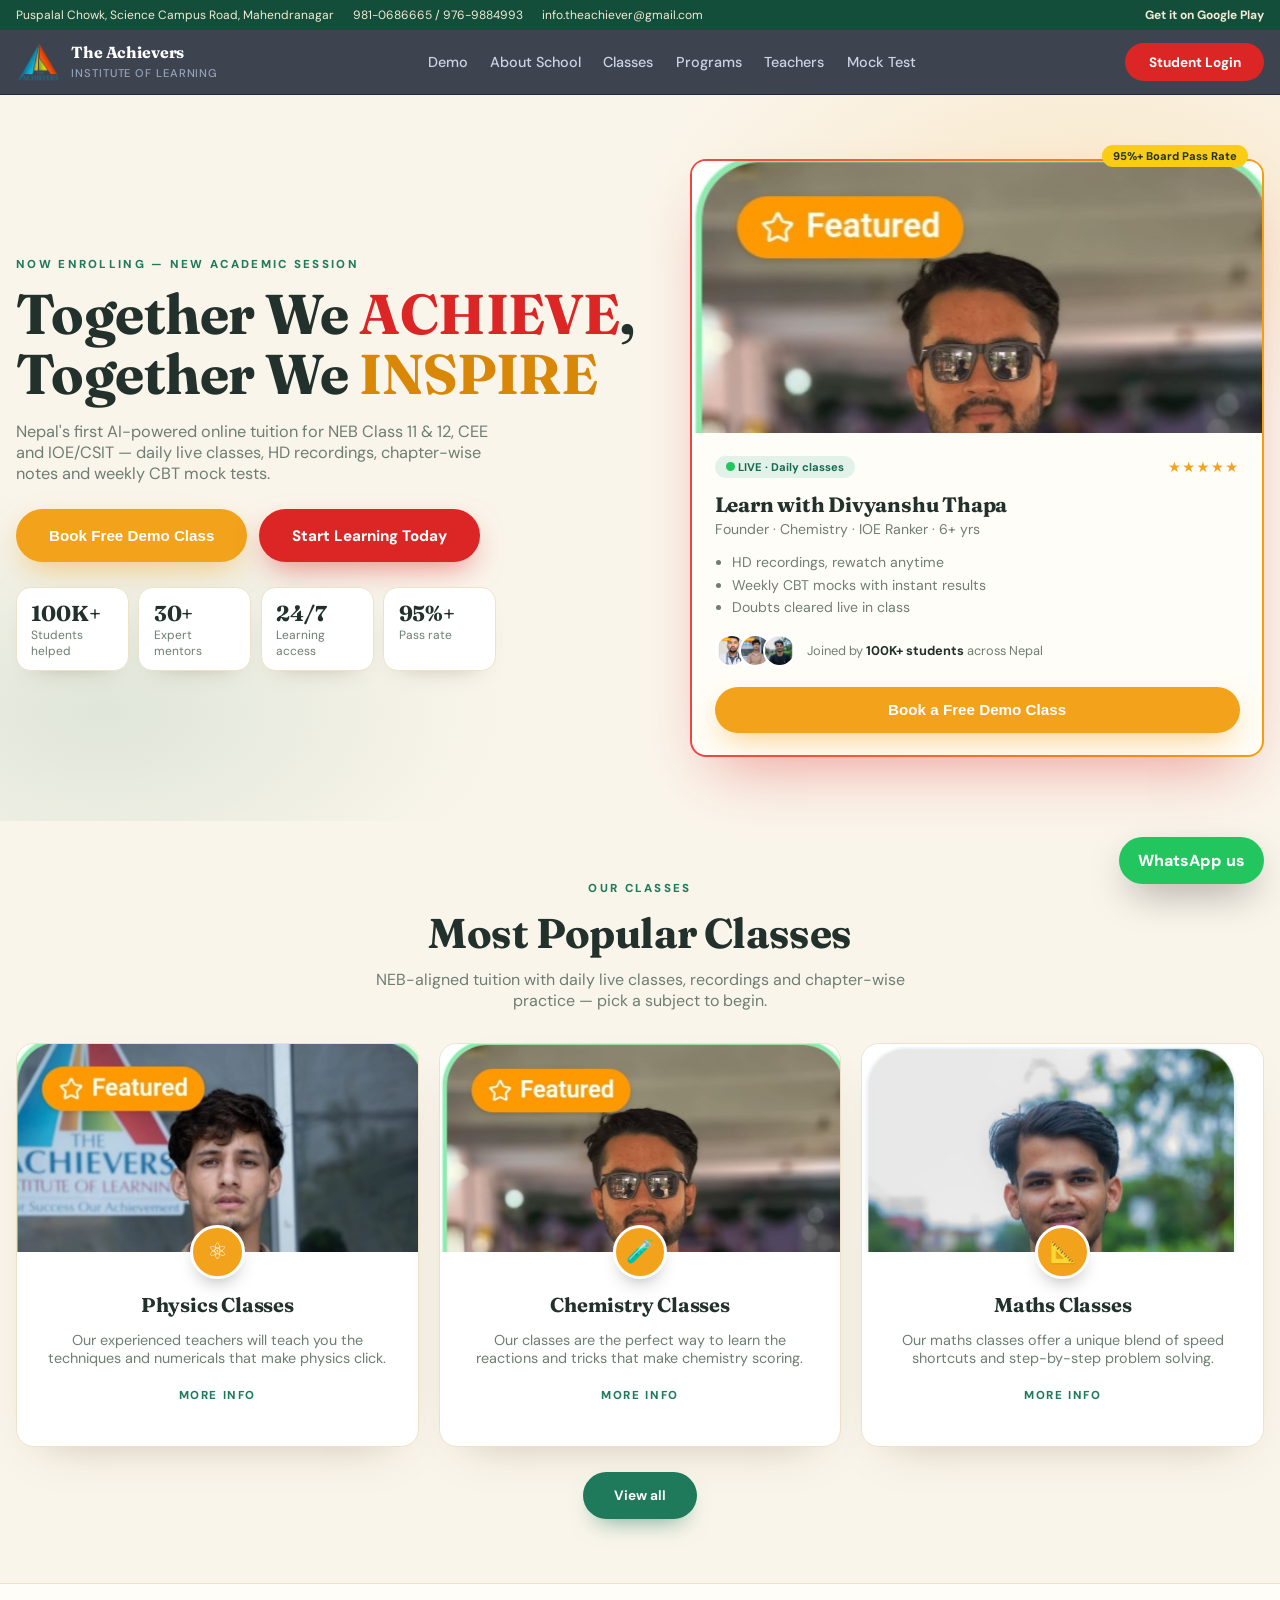
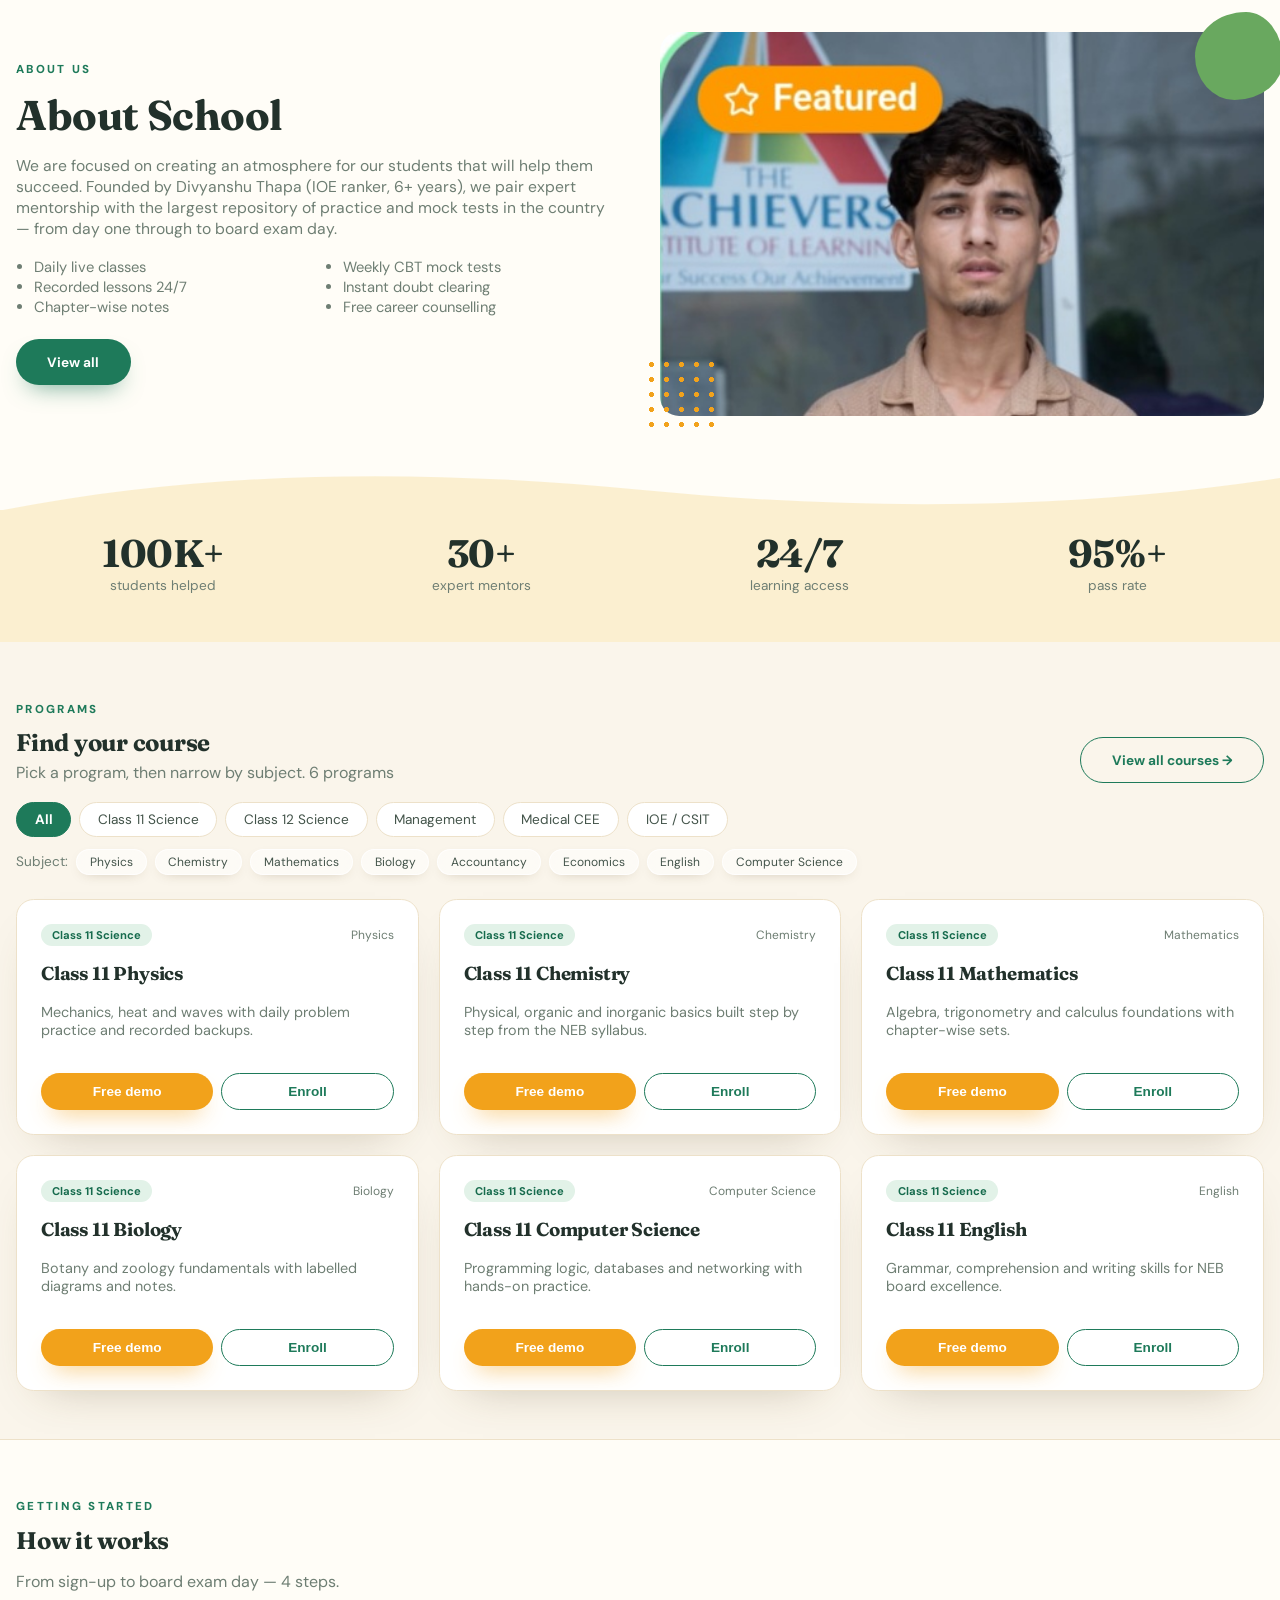
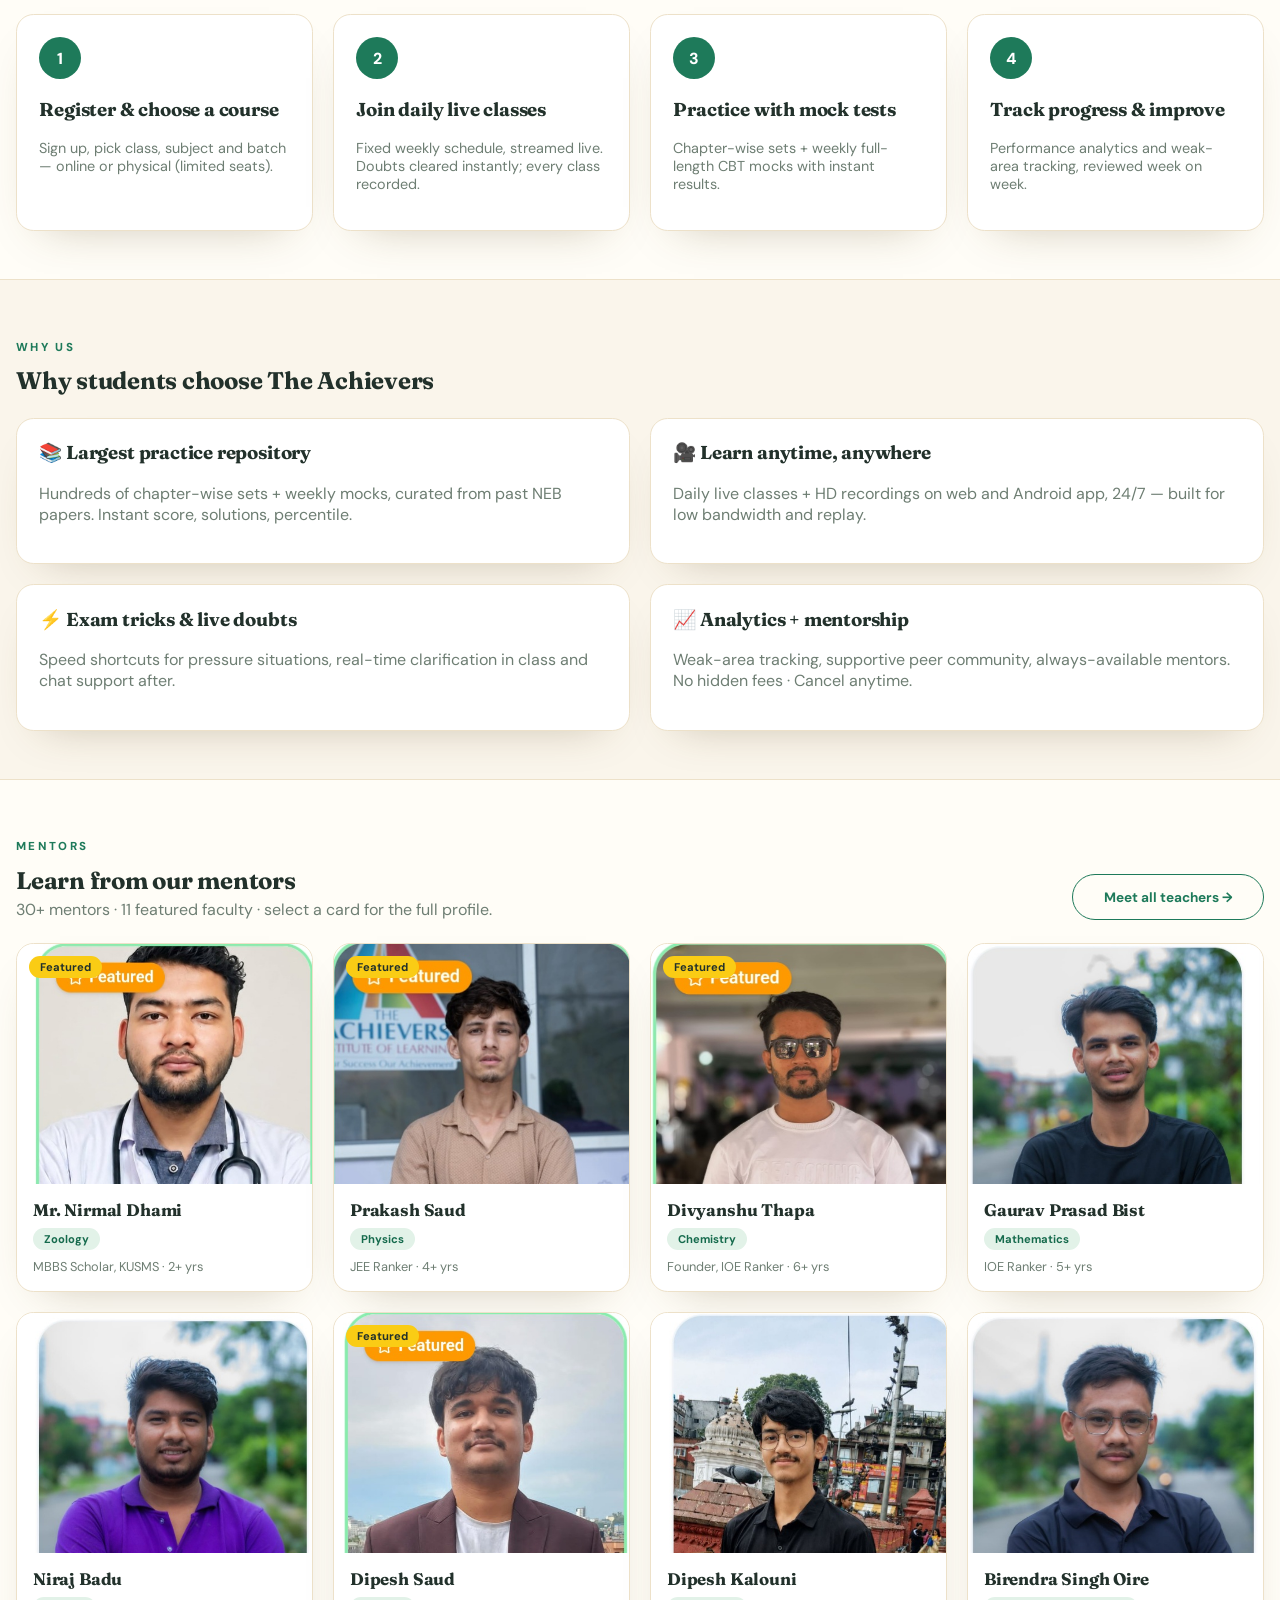
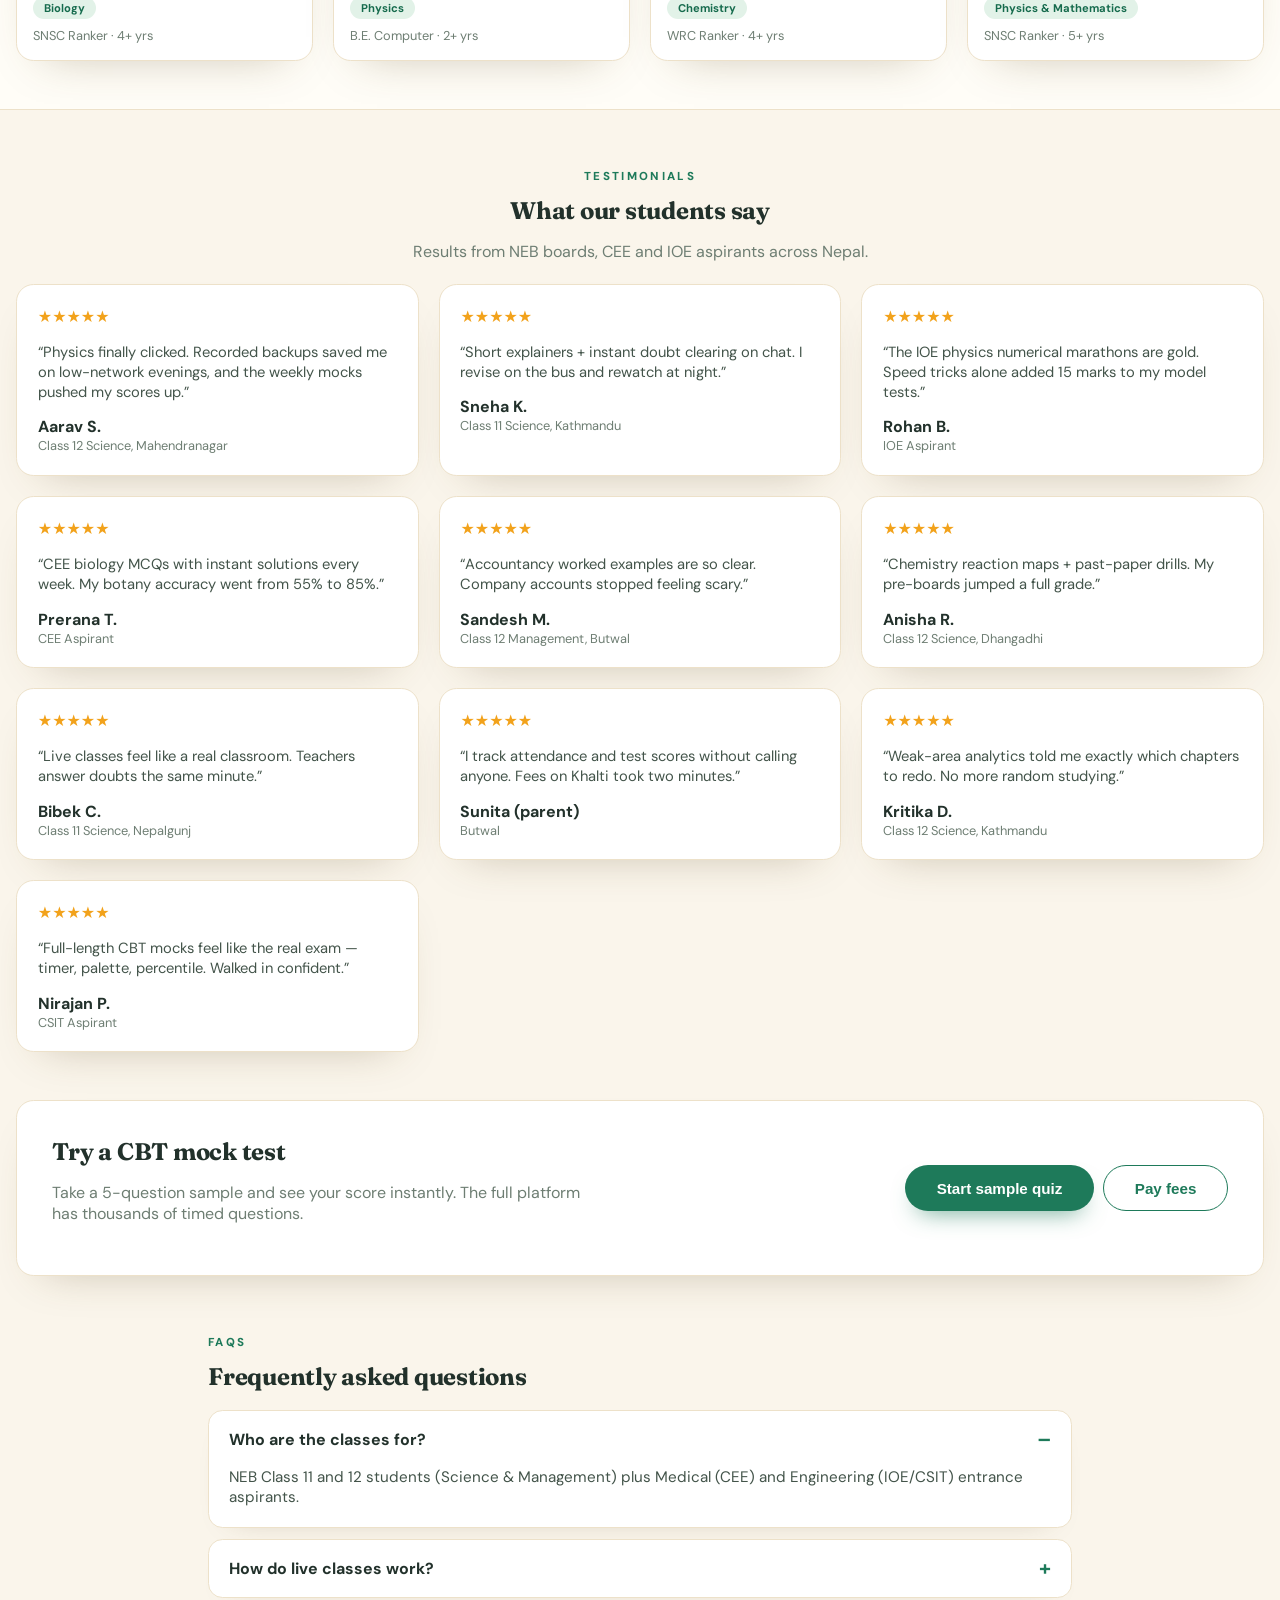
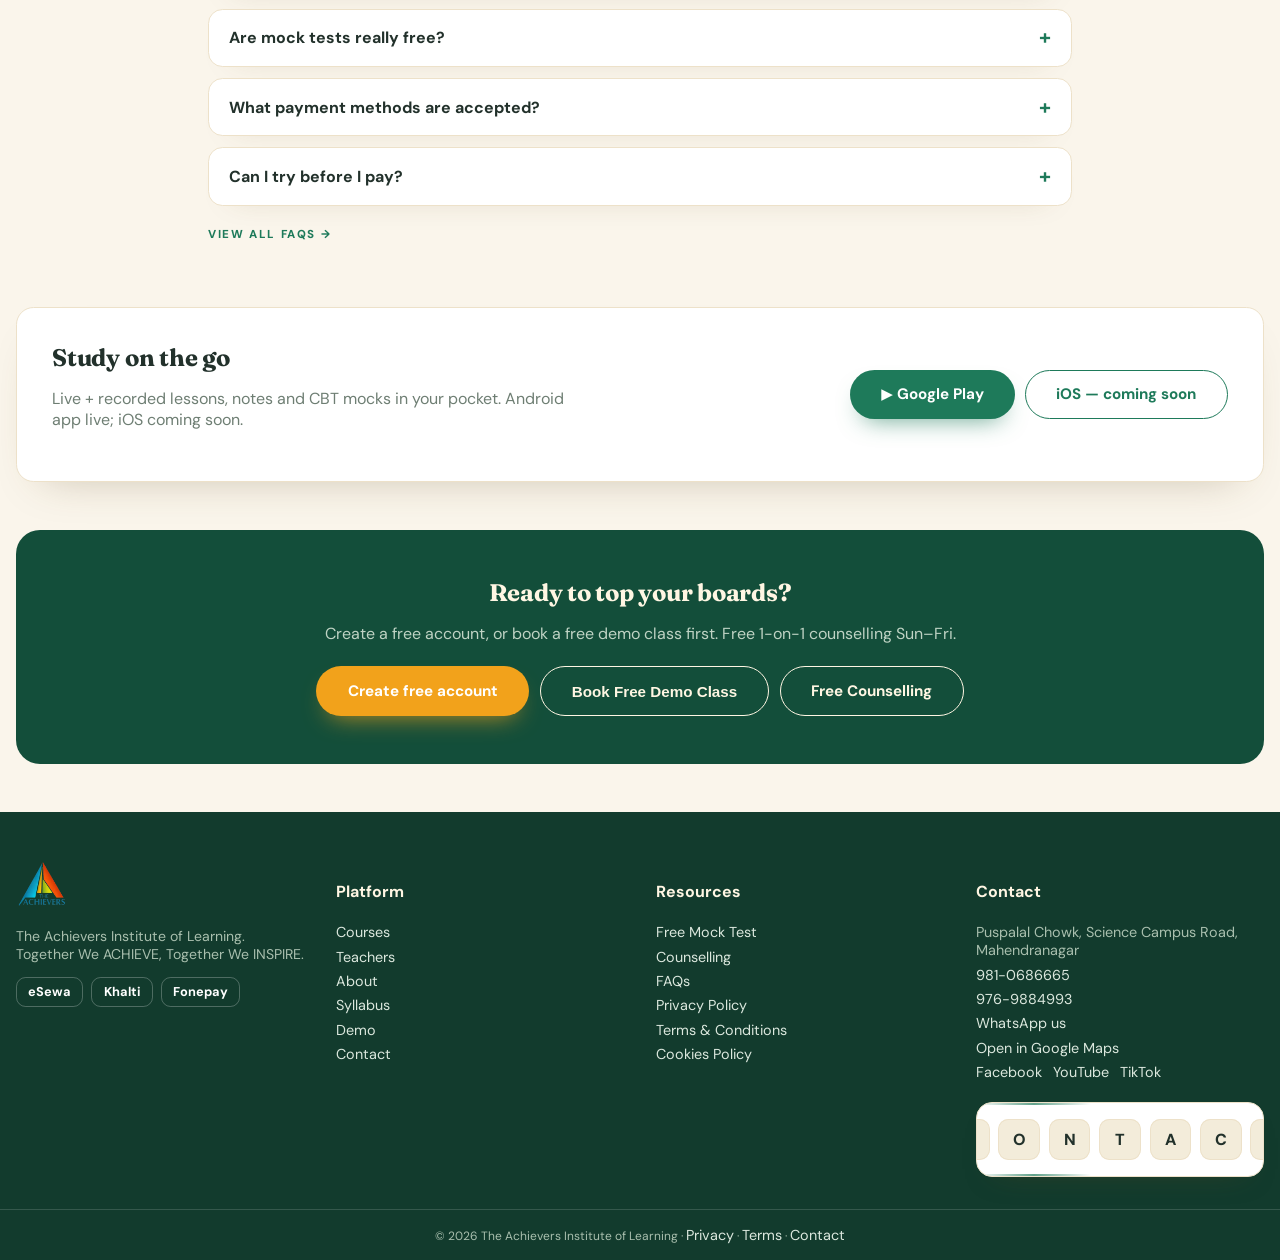
<file: index.html>
<!DOCTYPE html>
<html lang="en">
<head>
<meta charset="UTF-8">
<meta name="viewport" content="width=device-width, initial-scale=1">
<title>The Achievers Institute of Learning — AI Powered Online Tuition for NEB Class 11 & 12</title>
<meta name="description" content="Nepal's first AI-powered online tuition platform for NEB Class 11 & 12 Science, Management, CEE and IOE/CSIT. Daily live classes, recordings, notes, mock tests and 1-on-1 counselling.">
<meta name="keywords" content="NEB tuition Nepal, Class 11 Science, Class 12 Science, CEE preparation, IOE entrance, online tuition Nepal, The Achievers">
<meta name="robots" content="index, follow">
<link rel="canonical" href="https://theachievers.com.np/">
<meta property="og:type" content="website"><meta property="og:title" content="The Achievers — AI Powered Online Tuition Classes Platform">
<meta property="og:description" content="Nepal's first online tuition platform. Daily live classes, recordings, notes, chapter-wise sets and weekly CBT mocks.">
<meta property="og:image" content="https://theachievers.com.np/og-image.png"><meta property="og:url" content="https://theachievers.com.np/">
<meta name="twitter:card" content="summary_large_image">
<link rel="icon" href="images/logo-mark.webp">
<link rel="preconnect" href="https://fonts.googleapis.com"><link rel="preconnect" href="https://fonts.gstatic.com" crossorigin>
<link href="https://fonts.googleapis.com/css2?family=Fraunces:opsz,wght@9..144,600;9..144,700&family=DM+Sans:wght@400;500;700&display=swap" rel="stylesheet">
<link rel="stylesheet" href="css/style.css">
<style>
/* Homepage navbar only: dark sticky glass (equiv. backdrop-blur-md bg-slate-900/80 border-b border-slate-800) */
header.nav{background:rgba(15,23,42,.8);-webkit-backdrop-filter:blur(12px);backdrop-filter:blur(12px);border-bottom:1px solid #1e293b;position:sticky;top:0;z-index:50}
header.nav .navlinks a.nl{color:#cbd5e1}
header.nav .navlinks a.nl:hover{color:#fff}
header.nav .brand-name{color:#fff!important}
header.nav .brand-sub{color:#94a3b8!important}
.btn-login-glow{display:inline-flex;align-items:center;justify-content:center;font-weight:700;border-radius:999px;padding:.6rem 1.4rem;font-size:.85rem;text-decoration:none;cursor:pointer;border:1px solid transparent;background:#dc2626;color:#fff!important;transition:all .3s}
.btn-login-glow:hover{background:#b91c1c;box-shadow:0 10px 15px -3px rgba(0,0,0,.3),0 4px 6px -4px rgba(0,0,0,.3),0 0 24px rgba(239,68,68,.3);transform:translateY(-1px);color:#fff!important}
/* Homepage hero only (equiv. hover:-translate-y-1 hover:scale-105 transition-all + bg-gradient-to-r from-red-500 to-amber-500 ring) */
.hero-cta{display:inline-flex;align-items:center;justify-content:center;font-weight:800;border-radius:999px;padding:.95rem 2rem;font-size:.95rem;text-decoration:none;cursor:pointer;border:1px solid transparent;transition:all .3s}
.hero-cta-red{background:#dc2626;color:#fff!important;box-shadow:0 12px 30px -8px rgba(220,38,38,.55)}
.hero-cta-red:hover{background:#b91c1c;transform:translateY(-4px) scale(1.05);box-shadow:0 20px 40px -10px rgba(220,38,38,.6);color:#fff!important}
.hero-cta-gold{background:#F2A21B;color:#fff!important;box-shadow:0 12px 30px -8px rgba(242,162,27,.55)}
.hero-cta-gold:hover{background:#D98706;transform:translateY(-4px) scale(1.05);box-shadow:0 20px 40px -10px rgba(242,162,27,.6);color:#fff!important}
.hero-ring{background:linear-gradient(to right,#ef4444,#f59e0b);padding:2px;border-radius:1rem;box-shadow:0 30px 60px -25px rgba(220,38,38,.45)}
.hero-card{background:#FFFDF7;border-radius:calc(1rem - 2px);overflow:hidden}
.hero-stat{background:#fff;border:1px solid var(--border);border-radius:.9rem;padding:.7rem .9rem;box-shadow:0 12px 25px -20px rgba(90,70,30,.5)}
.hero-stat .font-head{font-variant-numeric:tabular-nums}
.live-dot{width:.55rem;height:.55rem;border-radius:999px;background:#22c55e;display:inline-block;animation:pulse-dot 1.6s ease-in-out infinite}
@keyframes pulse-dot{0%,100%{box-shadow:0 0 0 0 rgba(34,197,94,.5)}50%{box-shadow:0 0 0 6px rgba(34,197,94,0)}}
/* Homepage courses section only: accent pills + lifting cards with gradient top-edge */
#subjectPills .pill{background:rgba(255,255,255,.55);-webkit-backdrop-filter:blur(8px);backdrop-filter:blur(8px);border:1px solid rgba(255,255,255,.8);box-shadow:0 4px 14px -8px rgba(90,70,30,.4);transition:all .3s}
#subjectPills .pill:hover{border-color:var(--accent);color:var(--ink);transform:translateY(-1px)}
#subjectPills .pill.active{background:#F2A21B;border-color:#F2A21B;color:#fff;font-weight:700;box-shadow:0 8px 20px -6px rgba(242,162,27,.6)}
#courseGrid>article{position:relative;overflow:hidden;transition:all .3s}
#courseGrid>article::before{content:"";position:absolute;top:0;left:0;right:0;height:4px;background:linear-gradient(to right,#ef4444,#f59e0b);opacity:0;transition:opacity .3s}
#courseGrid>article:hover{transform:translateY(-8px);box-shadow:0 25px 50px -12px rgba(90,70,30,.45)}
#courseGrid>article:hover::before{opacity:1}
</style>
<script type="application/ld+json">{"@context":"https://schema.org","@type":"Organization","name":"The Achievers Institute of Learning","address":"Puspalal Chowk, Science Campus Road, Mahendranagar, Nepal","telephone":"+9779810686665"}</script>
</head>
<body>
<div class="topbar"><div class="wrap" style="display:flex;flex-wrap:wrap;gap:.4rem 1.2rem;justify-content:space-between;padding-top:.45rem;padding-bottom:.45rem">
<div style="display:flex;flex-wrap:wrap;gap:.4rem 1.2rem"><span>Puspalal Chowk, Science Campus Road, Mahendranagar</span><a href="tel:9810686665" style="text-decoration:none">981-0686665 / 976-9884993</a><a href="mailto:info.theachiever@gmail.com" style="text-decoration:none">info.theachiever@gmail.com</a></div>
<a href="https://play.google.com/store/apps/details?id=com.theachievers.learning" target="_blank" rel="noopener" style="font-weight:700;text-decoration:none">Get it on Google Play</a>
</div></div>

<header class="nav"><nav class="wrap" style="display:flex;align-items:center;justify-content:space-between;gap:1rem;padding-top:.7rem;padding-bottom:.7rem">
<a href="index.html" style="display:flex;align-items:center;gap:.7rem;text-decoration:none"><img src="images/logo-mark.webp" alt="The Achievers logo" style="height:2.6rem;border-radius:.6rem"><span class="font-head brand-name" style="font-weight:700;font-size:1rem;line-height:1.2;color:var(--ink)">The Achievers<br><span class="muted brand-sub" style="font-weight:500;font-size:.7rem;font-family:'DM Sans',sans-serif;letter-spacing:.08em">INSTITUTE OF LEARNING</span></span></a>
<div class="navlinks" style="display:flex;align-items:center;gap:1.4rem">
<a class="nl" href="demo.html">Demo</a><a class="nl" href="about.html">About School</a><a class="nl" href="courses.html">Classes</a><a class="nl" href="syllabus.html">Programs</a><a class="nl" href="teachers.html">Teachers</a><a class="nl" href="mock-test.html">Mock Test</a>
</div>
<div style="display:flex;gap:.5rem;align-items:center">
<a href="login.html" class="btn-login-glow">Student Login</a>
<button id="menuBtn" class="btn btn-ghost" style="display:none;padding:.55rem .8rem" aria-label="Open menu">☰</button>
</div></nav>
<div id="mobileMenu" class="wrap" style="padding-bottom:1rem">
<div class="glass" style="border-radius:.8rem;padding:.8rem;display:grid;gap:.2rem">
<a class="nl" href="index.html">Home</a><a class="nl" href="courses.html">Classes</a><a class="nl" href="mock-test.html">Mock Test</a><a class="nl" href="syllabus.html">Programs</a><a class="nl" href="teachers.html">Teachers</a><a class="nl" href="about.html">About School</a><a class="nl" href="counselling.html">Counselling</a><a class="nl" href="demo.html">Demo</a><a class="nl" href="contact.html">Contact</a><a class="nl" href="faqs.html">FAQs</a>
</div></div></header>

<main>
<!-- HERO -->
<section class="hero-bg"><div class="wrap" style="display:grid;gap:2.5rem;grid-template-columns:1.05fr .95fr;align-items:center;padding-top:4rem;padding-bottom:4rem" id="heroGrid">
<div>
<p class="eyebrow">Now enrolling — new academic session</p>
<h1 style="font-size:clamp(2.2rem,5vw,3.5rem);line-height:1.08;margin:.6rem 0 0;font-weight:700">Together We <span style="color:#dc2626">ACHIEVE</span>, Together We <span style="color:#D98706">INSPIRE</span></h1>
<p class="muted" style="font-size:1.02rem;max-width:30rem;margin-top:1rem">Nepal's first AI-powered online tuition for NEB Class 11 &amp; 12, CEE and IOE/CSIT — daily live classes, HD recordings, chapter-wise notes and weekly CBT mock tests.</p>
<div style="display:flex;flex-wrap:wrap;gap:.7rem;margin-top:1.6rem">
<button data-open="bookModal" class="hero-cta hero-cta-gold">Book Free Demo Class</button>
<a href="register.html" class="hero-cta hero-cta-red">Start Learning Today</a>
</div>
<div style="display:grid;gap:.6rem;grid-template-columns:repeat(auto-fit,minmax(6.5rem,1fr));margin-top:1.6rem;max-width:30rem">
<div class="hero-stat"><div class="font-head" style="font-size:1.35rem;font-weight:700;color:var(--ink)" data-count="100" data-suffix="K+">0</div><div class="muted" style="font-size:.75rem">Students helped</div></div>
<div class="hero-stat"><div class="font-head" style="font-size:1.35rem;font-weight:700;color:var(--ink)" data-count="30" data-suffix="+">0</div><div class="muted" style="font-size:.75rem">Expert mentors</div></div>
<div class="hero-stat"><div class="font-head" style="font-size:1.35rem;font-weight:700;color:var(--ink)">24/7</div><div class="muted" style="font-size:.75rem">Learning access</div></div>
<div class="hero-stat"><div class="font-head" style="font-size:1.35rem;font-weight:700;color:var(--ink)" data-count="95" data-suffix="%+">0</div><div class="muted" style="font-size:.75rem">Pass rate</div></div>
</div>
</div>
<div style="position:relative" id="heroArt">
<div class="hero-ring">
<div class="hero-card">
<img src="images/divyanshu.jpg" alt="Divyanshu Thapa, Chemistry mentor and founder, teaching a live class" style="width:100%;height:17rem;object-fit:cover;object-position:top;display:block">
<div style="padding:1.4rem">
<div style="display:flex;align-items:center;justify-content:space-between;gap:.6rem;flex-wrap:wrap">
<span class="badge badge-red"><span class="live-dot"></span> LIVE · Daily classes</span>
<span style="color:#F2A21B;font-size:.9rem;letter-spacing:.1em">★★★★★</span>
</div>
<h3 style="margin:.9rem 0 .2rem;font-size:1.3rem">Learn with Divyanshu Thapa</h3>
<p class="muted" style="font-size:.88rem;margin:0">Founder · Chemistry · IOE Ranker · 6+ yrs</p>
<ul class="muted" style="font-size:.88rem;margin:.9rem 0 0;padding-left:1.1rem;display:grid;gap:.3rem">
<li>HD recordings, rewatch anytime</li>
<li>Weekly CBT mocks with instant results</li>
<li>Doubts cleared live in class</li>
</ul>
<div style="display:flex;align-items:center;gap:.7rem;margin-top:1.1rem">
<div style="display:flex">
<img src="images/nirmal.jpg" alt="Achievers student mentor" style="width:2.1rem;height:2.1rem;border-radius:999px;object-fit:cover;object-position:top;border:2px solid #fff">
<img src="images/prakash.jpg" alt="Achievers student mentor" style="width:2.1rem;height:2.1rem;border-radius:999px;object-fit:cover;object-position:top;border:2px solid #fff;margin-left:-.6rem">
<img src="images/gaurav.jpg" alt="Achievers student mentor" style="width:2.1rem;height:2.1rem;border-radius:999px;object-fit:cover;object-position:top;border:2px solid #fff;margin-left:-.6rem">
</div>
<p class="muted" style="font-size:.8rem;margin:0">Joined by <strong style="color:var(--ink)">100K+ students</strong> across Nepal</p>
</div>
<button data-open="bookModal" class="hero-cta hero-cta-gold" style="width:100%;margin-top:1.2rem;padding:.85rem 1rem">Book a Free Demo Class</button>
</div>
</div>
</div>
<span class="badge badge-gold" style="position:absolute;top:-.9rem;right:1rem;box-shadow:0 12px 25px -10px rgba(0,0,0,.35)">95%+ Board Pass Rate</span>
</div>
</div></section>

<!-- MOST POPULAR CLASSES -->
<section class="sec-sm"><div class="wrap" style="text-align:center">
<p class="eyebrow">Our classes</p>
<h2 style="font-size:clamp(1.8rem,3.5vw,2.6rem);margin:.4rem 0 0">Most Popular Classes</h2>
<p class="muted" style="max-width:36rem;margin:.6rem auto 0">NEB-aligned tuition with daily live classes, recordings and chapter-wise practice — pick a subject to begin.</p>
<div class="grid g3" style="margin-top:2rem;text-align:left">
<article class="glass card-hover class-card">
<img src="images/prakash.jpg" alt="Physics mentor Prakash Saud">
<div class="icon-wrap"><span class="icon-badge">⚛</span></div>
<h3 style="margin:.8rem 0 .3rem;font-size:1.25rem">Physics Classes</h3>
<p class="muted" style="font-size:.9rem;padding:0 1.4rem">Our experienced teachers will teach you the techniques and numericals that make physics click.</p>
<p><a class="link-more" href="courses.html">MORE INFO</a></p>
</article>
<article class="glass card-hover class-card">
<img src="images/divyanshu.jpg" alt="Chemistry mentor Divyanshu Thapa">
<div class="icon-wrap"><span class="icon-badge">🧪</span></div>
<h3 style="margin:.8rem 0 .3rem;font-size:1.25rem">Chemistry Classes</h3>
<p class="muted" style="font-size:.9rem;padding:0 1.4rem">Our classes are the perfect way to learn the reactions and tricks that make chemistry scoring.</p>
<p><a class="link-more" href="courses.html">MORE INFO</a></p>
</article>
<article class="glass card-hover class-card">
<img src="images/gaurav.jpg" alt="Mathematics mentor Gaurav Prasad Bist">
<div class="icon-wrap"><span class="icon-badge">📐</span></div>
<h3 style="margin:.8rem 0 .3rem;font-size:1.25rem">Maths Classes</h3>
<p class="muted" style="font-size:.9rem;padding:0 1.4rem">Our maths classes offer a unique blend of speed shortcuts and step-by-step problem solving.</p>
<p><a class="link-more" href="courses.html">MORE INFO</a></p>
</article>
</div>
<p style="margin-top:1.6rem"><a href="courses.html" class="btn btn-red" style="font-size:.85rem">View all</a></p>
</div></section>

<!-- ABOUT SCHOOL -->
<section class="sec-sm" style="background:var(--bg2);border-top:1px solid var(--border);border-bottom:1px solid var(--border)"><div class="wrap" style="display:grid;gap:2.5rem;grid-template-columns:1fr 1fr;align-items:center" id="aboutGrid">
<div>
<p class="eyebrow">About us</p>
<h2 style="font-size:clamp(1.8rem,3.5vw,2.6rem);margin:.4rem 0 0">About School</h2>
<p class="muted" style="font-size:.98rem;margin-top:.9rem">We are focused on creating an atmosphere for our students that will help them succeed. Founded by Divyanshu Thapa (IOE ranker, 6+ years), we pair expert mentorship with the largest repository of practice and mock tests in the country — from day one through to board exam day.</p>
<ul class="muted" style="font-size:.92rem;columns:2;gap:2rem;margin:1.1rem 0 0;padding-left:1.1rem">
<li>Daily live classes</li><li>Recorded lessons 24/7</li>
<li>Chapter-wise notes</li><li>Weekly CBT mock tests</li>
<li>Instant doubt clearing</li><li>Free career counselling</li>
</ul>
<p style="margin-top:1.4rem"><a href="about.html" class="btn btn-red" style="font-size:.85rem">View all</a></p>
</div>
<div style="position:relative;min-height:24rem">
<img src="images/prakash.jpg" alt="Mentor with students" style="width:100%;height:24rem;object-fit:cover;object-position:top;border-radius:1.2rem">
<div class="blob" style="position:absolute;right:-1.2rem;top:-1.2rem;width:5.5rem;height:5.5rem"></div>
<div class="dots" style="position:absolute;left:-1rem;bottom:-1rem;width:5rem;height:5rem"></div>
</div>
</div></section>

<!-- STATS BAND -->
<section class="band" style="position:relative">
<svg viewBox="0 0 1440 46" preserveAspectRatio="none" style="display:block;width:100%;height:2.6rem;margin-top:-1px"><path d="M0,46 C240,0 480,0 720,23 C960,46 1200,46 1440,10 L1440,0 L0,0 Z" fill="#FFFDF7"></path></svg>
<div class="wrap" style="display:grid;gap:1.5rem;grid-template-columns:repeat(4,1fr);text-align:center;padding-top:1.2rem;padding-bottom:3rem" id="bandGrid">
<div><div class="font-head" style="font-size:2.4rem;font-weight:700;color:var(--ink)" data-count="100" data-suffix="K+">0</div><div class="muted" style="font-size:.85rem">students helped</div></div>
<div><div class="font-head" style="font-size:2.4rem;font-weight:700;color:var(--ink)" data-count="30" data-suffix="+">0</div><div class="muted" style="font-size:.85rem">expert mentors</div></div>
<div><div class="font-head" style="font-size:2.4rem;font-weight:700;color:var(--ink)">24/7</div><div class="muted" style="font-size:.85rem">learning access</div></div>
<div><div class="font-head" style="font-size:2.4rem;font-weight:700;color:var(--ink)" data-count="95" data-suffix="%+">0</div><div class="muted" style="font-size:.85rem">pass rate</div></div>
</div></section>

<!-- COURSE CATALOG -->
<section class="sec-sm"><div class="wrap">
<div style="display:flex;justify-content:space-between;align-items:end;flex-wrap:wrap;gap:1rem">
<div><p class="eyebrow">Programs</p><h2 style="margin:.3rem 0 0">Find your course</h2><p class="muted" style="margin:.3rem 0 0">Pick a program, then narrow by subject. <span id="courseCount"></span></p></div>
<a href="courses.html" class="btn btn-ghost" style="font-size:.85rem">View all courses →</a>
</div>
<div id="courseFilters" style="display:flex;flex-wrap:wrap;gap:.5rem;margin-top:1.2rem"></div>
<div id="subjectPills" style="display:flex;flex-wrap:wrap;gap:.5rem;margin-top:.7rem;align-items:center"></div>
<div id="courseGrid" class="grid g3" style="margin-top:1.5rem"></div>
<p id="noCourse" class="muted" style="display:none">No courses match this filter. Choose “All” to see every program.</p>
</div></section>

<!-- HOW IT WORKS -->
<section class="sec-sm" style="background:var(--bg2);border-top:1px solid var(--border);border-bottom:1px solid var(--border)"><div class="wrap">
<p class="eyebrow">Getting started</p><h2 style="margin:.3rem 0 0">How it works</h2><p class="muted">From sign-up to board exam day — 4 steps.</p>
<div class="grid g4" style="margin-top:1.4rem">
<div class="glass card-hover" style="padding:1.4rem"><div class="step-num">1</div><h3>Register &amp; choose a course</h3><p class="muted" style="font-size:.9rem">Sign up, pick class, subject and batch — online or physical (limited seats).</p></div>
<div class="glass card-hover" style="padding:1.4rem"><div class="step-num">2</div><h3>Join daily live classes</h3><p class="muted" style="font-size:.9rem">Fixed weekly schedule, streamed live. Doubts cleared instantly; every class recorded.</p></div>
<div class="glass card-hover" style="padding:1.4rem"><div class="step-num">3</div><h3>Practice with mock tests</h3><p class="muted" style="font-size:.9rem">Chapter-wise sets + weekly full-length CBT mocks with instant results.</p></div>
<div class="glass card-hover" style="padding:1.4rem"><div class="step-num">4</div><h3>Track progress &amp; improve</h3><p class="muted" style="font-size:.9rem">Performance analytics and weak-area tracking, reviewed week on week.</p></div>
</div></div></section>

<!-- WHY CHOOSE US -->
<section class="sec-sm"><div class="wrap">
<p class="eyebrow">Why us</p><h2 style="margin:.3rem 0 0">Why students choose The Achievers</h2>
<div class="grid g2" style="margin-top:1.4rem">
<div class="glass card-hover" style="padding:1.4rem"><h3 style="margin-top:0">📚 Largest practice repository</h3><p class="muted">Hundreds of chapter-wise sets + weekly mocks, curated from past NEB papers. Instant score, solutions, percentile.</p></div>
<div class="glass card-hover" style="padding:1.4rem"><h3 style="margin-top:0">🎥 Learn anytime, anywhere</h3><p class="muted">Daily live classes + HD recordings on web and Android app, 24/7 — built for low bandwidth and replay.</p></div>
<div class="glass card-hover" style="padding:1.4rem"><h3 style="margin-top:0">⚡ Exam tricks &amp; live doubts</h3><p class="muted">Speed shortcuts for pressure situations, real-time clarification in class and chat support after.</p></div>
<div class="glass card-hover" style="padding:1.4rem"><h3 style="margin-top:0">📈 Analytics + mentorship</h3><p class="muted">Weak-area tracking, supportive peer community, always-available mentors. No hidden fees · Cancel anytime.</p></div>
</div></div></section>

<!-- MENTORS PREVIEW -->
<section class="sec-sm" style="background:var(--bg2);border-top:1px solid var(--border);border-bottom:1px solid var(--border)"><div class="wrap">
<div style="display:flex;justify-content:space-between;align-items:end;flex-wrap:wrap;gap:1rem">
<div><p class="eyebrow">Mentors</p><h2 style="margin:.3rem 0 0">Learn from our mentors</h2><p class="muted" style="margin:.3rem 0 0">30+ mentors · 11 featured faculty · select a card for the full profile.</p></div>
<a href="teachers.html" class="btn btn-ghost" style="font-size:.85rem">Meet all teachers →</a>
</div>
<div id="mentorGrid" class="grid g4" style="margin-top:1.4rem"></div>
</div></section>

<!-- TESTIMONIALS -->
<section class="sec-sm"><div class="wrap" style="text-align:center">
<p class="eyebrow">Testimonials</p><h2 style="margin:.3rem 0 0">What our students say</h2><p class="muted">Results from NEB boards, CEE and IOE aspirants across Nepal.</p>
<div class="grid g3" style="margin-top:1.4rem;text-align:left" id="testiGrid"></div>
</div></section>

<!-- MOCK CTA -->
<section class="sec-sm" style="padding-top:0"><div class="wrap">
<div class="glass" style="padding:2.2rem;display:flex;flex-wrap:wrap;gap:1.2rem;align-items:center;justify-content:space-between">
<div><h2 style="margin:0">Try a CBT mock test</h2><p class="muted" style="max-width:34rem">Take a 5-question sample and see your score instantly. The full platform has thousands of timed questions.</p></div>
<div style="display:flex;gap:.6rem;flex-wrap:wrap">
<button data-open="quizModal" class="btn btn-red">Start sample quiz</button>
<button data-open="payModal" class="btn btn-ghost">Pay fees</button>
</div></div>
</div></section>

<!-- FAQ -->
<section class="sec-sm" style="padding-top:0"><div class="wrap" style="max-width:56rem">
<p class="eyebrow">FAQs</p><h2 style="margin:.3rem 0 0">Frequently asked questions</h2>
<div style="display:grid;gap:.7rem;margin-top:1.2rem">
<details class="faq" open><summary>Who are the classes for?</summary><div class="body">NEB Class 11 and 12 students (Science &amp; Management) plus Medical (CEE) and Engineering (IOE/CSIT) entrance aspirants.</div></details>
<details class="faq"><summary>How do live classes work?</summary><div class="body">Streamed live on a fixed weekly schedule; every class is also recorded for rewatch on web or the Android app.</div></details>
<details class="faq"><summary>Are mock tests really free?</summary><div class="body">Yes — enrolled students get free chapter-wise and full-length mocks with instant results. A free full-length CBT mock is open to everyone.</div></details>
<details class="faq"><summary>What payment methods are accepted?</summary><div class="body">eSewa, Khalti, Fonepay and major Nepali bank transfers. Secure, encrypted checkout — no hidden fees, cancel anytime.</div></details>
<details class="faq"><summary>Can I try before I pay?</summary><div class="body">Yes — take a free demo class or a free mock test before enrolling. 1-on-1 career counselling (Sun–Fri) is also free.</div></details>
</div>
<p style="margin-top:1rem"><a href="faqs.html" class="link-more">VIEW ALL FAQS →</a></p>
</div></section>

<!-- APP CTA -->
<section class="sec-sm" style="padding-top:0"><div class="wrap">
<div class="glass" style="padding:2.2rem;display:flex;flex-wrap:wrap;gap:1.2rem;align-items:center;justify-content:space-between">
<div><h2 style="margin:0">Study on the go</h2><p class="muted" style="max-width:32rem">Live + recorded lessons, notes and CBT mocks in your pocket. Android app live; iOS coming soon.</p></div>
<div style="display:flex;gap:.6rem;flex-wrap:wrap">
<a class="btn btn-red" href="https://play.google.com/store/apps/details?id=com.theachievers.learning" target="_blank" rel="noopener">▶ Google Play</a>
<span class="btn btn-ghost">iOS — coming soon</span>
</div></div>
</div></section>

<!-- BOTTOM CTA -->
<section class="sec-sm" style="padding-top:0"><div class="wrap">
<div class="panel-dark" style="padding:3rem;text-align:center">
<h2 style="margin:0">Ready to top your boards?</h2>
<p class="muted">Create a free account, or book a free demo class first. Free 1-on-1 counselling Sun–Fri.</p>
<div style="display:flex;gap:.7rem;justify-content:center;flex-wrap:wrap;margin-top:1.4rem">
<a href="register.html" class="btn btn-accent">Create free account</a>
<button data-open="bookModal" class="btn btn-ghost" style="border-color:#FFF6E3;color:#FFF6E3!important">Book Free Demo Class</button>
<a href="counselling.html" class="btn btn-ghost" style="border-color:#FFF6E3;color:#FFF6E3!important">Free Counselling</a>
</div></div>
</div></section>
</main>

<footer class="footer"><div class="wrap" style="display:grid;gap:2rem;padding-top:3rem;padding-bottom:2rem;grid-template-columns:repeat(auto-fit,minmax(12rem,1fr))">
<div><img src="images/logo-mark.webp" alt="The Achievers logo" style="height:3rem;border-radius:.6rem"><p class="muted" style="font-size:.88rem">The Achievers Institute of Learning.<br>Together We ACHIEVE, Together We INSPIRE.</p>
<div style="display:flex;gap:.5rem;flex-wrap:wrap"><span class="pay">eSewa</span><span class="pay">Khalti</span><span class="pay">Fonepay</span></div></div>
<div><h4>Platform</h4><div style="display:grid;gap:.4rem"><a href="courses.html">Courses</a><a href="teachers.html">Teachers</a><a href="about.html">About</a><a href="syllabus.html">Syllabus</a><a href="demo.html">Demo</a><a href="contact.html">Contact</a></div></div>
<div><h4>Resources</h4><div style="display:grid;gap:.4rem"><a href="mock-test.html">Free Mock Test</a><a href="counselling.html">Counselling</a><a href="faqs.html">FAQs</a><a href="privacy.html">Privacy Policy</a><a href="terms.html">Terms &amp; Conditions</a><a href="cookies.html">Cookies Policy</a></div></div>
<div><h4>Contact</h4><div style="display:grid;gap:.4rem;font-size:.9rem">
<span class="muted">Puspalal Chowk, Science Campus Road, Mahendranagar</span>
<a href="tel:9810686665">981-0686665</a><a href="tel:9769884993">976-9884993</a>
<a href="https://wa.me/9779810686665" target="_blank" rel="noopener">WhatsApp us</a>
<a href="https://maps.app.goo.gl/fo6vjBYxXNQiSswWA" target="_blank" rel="noopener">Open in Google Maps</a>
<div style="display:flex;gap:.7rem;flex-wrap:wrap"><a href="https://www.facebook.com/profile.php?id=61579416387457" target="_blank" rel="noopener">Facebook</a><a href="https://youtube.com/@TheAchieversAcademy-edu" target="_blank" rel="noopener">YouTube</a><a href="https://www.tiktok.com/@achievers.academy10" target="_blank" rel="noopener">TikTok</a></div>
<div class="flip-row" data-flip style="margin-top:.9rem"></div>
</div></div></div>
<div style="border-top:1px solid rgba(255,255,255,.15);text-align:center;font-size:.75rem;padding:1rem" class="muted">© <span class="js-year"></span> The Achievers Institute of Learning · <a href="privacy.html">Privacy</a> · <a href="terms.html">Terms</a> · <a href="contact.html">Contact</a></div>
</footer>

<a class="float-wa" href="https://wa.me/9779810686665?text=Hi!%20I%27d%20like%20to%20know%20more%20about%20The%20Achievers%20online%20tuition%20classes." target="_blank" rel="noopener">WhatsApp us</a>

<!-- MODALS -->
<div id="loginModal" class="modal" style="position:fixed;inset:0;z-index:50;align-items:center;justify-content:center;padding:1rem;background:rgba(34,49,43,.55)" role="dialog" aria-modal="true" aria-label="Login or register">
<div class="glass" style="border-radius:1rem;width:100%;max-width:26rem;padding:1.5rem;position:relative">
<button data-close style="position:absolute;top:.6rem;right:1rem;font-size:1.5rem;background:none;border:0;cursor:pointer" aria-label="Close">×</button>
<div class="tabs"><button data-tab="login" class="tab on">Login</button><button data-tab="register" class="tab">Register</button></div>
<form id="loginForm" style="display:grid;gap:.7rem"><input required class="field" placeholder="Phone or email"><input required type="password" class="field" placeholder="Password"><button class="btn btn-red">Login</button></form>
<form id="registerForm" style="display:none;gap:.7rem;flex-direction:column"><input required class="field" placeholder="Full name"><input required type="tel" class="field" placeholder="Phone number"><select class="field"><option>Class 11 Science</option><option>Class 12 Science</option><option>Management</option><option>Medical CEE</option><option>IOE / CSIT</option></select><input required type="password" class="field" placeholder="Create password"><button class="btn btn-red">Create account</button></form>
<p id="loginMsg" style="display:none;font-size:.88rem"></p>
<p class="muted" style="font-size:.8rem">Full pages: <a href="login.html">Sign in</a> · <a href="register.html">Register</a></p>
</div></div>

<div id="bookModal" class="modal" style="position:fixed;inset:0;z-index:50;align-items:center;justify-content:center;padding:1rem;background:rgba(34,49,43,.55)" role="dialog" aria-modal="true" aria-label="Book a demo class">
<div class="glass" style="border-radius:1rem;width:100%;max-width:26rem;padding:1.5rem;position:relative">
<button data-close style="position:absolute;top:.6rem;right:1rem;font-size:1.5rem;background:none;border:0;cursor:pointer" aria-label="Close">×</button>
<h3 style="margin:0">Book a free demo or counselling</h3>
<p id="bookFor" class="muted" style="font-size:.85rem">Tell us what you need and we will call you back.</p>
<form id="bookForm" style="display:grid;gap:.7rem;margin-top:1rem"><input required class="field" placeholder="Student name"><input required type="tel" class="field" placeholder="Phone number"><select id="bookType" class="field"><option>Free demo class</option><option>Career counselling</option></select><select class="field"><option>Class 11 Science</option><option>Class 12 Science</option><option>Management</option><option>Medical CEE</option><option>IOE / CSIT</option></select><input required type="date" id="bookDate" class="field"><button class="btn btn-red">Confirm booking</button></form>
<p id="bookMsg" style="display:none;font-size:.88rem"></p>
</div></div>

<div id="mentorModal" class="modal" style="position:fixed;inset:0;z-index:50;align-items:center;justify-content:center;padding:1rem;background:rgba(34,49,43,.55)" role="dialog" aria-modal="true" aria-label="Mentor profile">
<div class="glass" style="border-radius:1rem;width:100%;max-width:32rem;position:relative;overflow:hidden;max-height:92vh;overflow-y:auto">
<button data-close style="position:absolute;top:.6rem;right:1rem;font-size:1.5rem;background:none;border:0;cursor:pointer;z-index:2" aria-label="Close">×</button>
<div id="mentorBody"></div>
</div></div>

<div id="quizModal" class="modal" style="position:fixed;inset:0;z-index:50;align-items:center;justify-content:center;padding:1rem;background:rgba(34,49,43,.55)" role="dialog" aria-modal="true" aria-label="Sample CBT quiz">
<div class="glass" style="border-radius:1rem;width:100%;max-width:32rem;padding:1.5rem;position:relative">
<button data-close style="position:absolute;top:.6rem;right:1rem;font-size:1.5rem;background:none;border:0;cursor:pointer" aria-label="Close">×</button>
<div id="quizBody"></div>
</div></div>

<div id="payModal" class="modal" style="position:fixed;inset:0;z-index:50;align-items:center;justify-content:center;padding:1rem;background:rgba(34,49,43,.55)" role="dialog" aria-modal="true" aria-label="Payment">
<div class="glass" style="border-radius:1rem;width:100%;max-width:26rem;padding:1.5rem;position:relative">
<button data-close style="position:absolute;top:.6rem;right:1rem;font-size:1.5rem;background:none;border:0;cursor:pointer" aria-label="Close">×</button>
<h3 style="margin:0">Pay your fees</h3>
<p class="muted" style="font-size:.85rem">Choose a wallet, pay, then send the screenshot to 981-0686665.</p>
<div id="payOpts" style="display:grid;gap:.5rem;margin-top:1rem"></div>
<div id="payDetail" class="glass" style="display:none;margin-top:1rem;border-radius:.8rem;padding:1rem;font-size:.88rem"></div>
</div></div>

<script>
window.__courseLimit = 6;
var TESTIS = [
["Aarav S.","Class 12 Science, Mahendranagar","Physics finally clicked. Recorded backups saved me on low-network evenings, and the weekly mocks pushed my scores up."],
["Sneha K.","Class 11 Science, Kathmandu","Short explainers + instant doubt clearing on chat. I revise on the bus and rewatch at night."],
["Rohan B.","IOE Aspirant","The IOE physics numerical marathons are gold. Speed tricks alone added 15 marks to my model tests."],
["Prerana T.","CEE Aspirant","CEE biology MCQs with instant solutions every week. My botany accuracy went from 55% to 85%."],
["Sandesh M.","Class 12 Management, Butwal","Accountancy worked examples are so clear. Company accounts stopped feeling scary."],
["Anisha R.","Class 12 Science, Dhangadhi","Chemistry reaction maps + past-paper drills. My pre-boards jumped a full grade."],
["Bibek C.","Class 11 Science, Nepalgunj","Live classes feel like a real classroom. Teachers answer doubts the same minute."],
["Sunita (parent)","Butwal","I track attendance and test scores without calling anyone. Fees on Khalti took two minutes."],
["Kritika D.","Class 12 Science, Kathmandu","Weak-area analytics told me exactly which chapters to redo. No more random studying."],
["Nirajan P.","CSIT Aspirant","Full-length CBT mocks feel like the real exam — timer, palette, percentile. Walked in confident."]
];
document.getElementById('testiGrid').innerHTML = TESTIS.map(function(t){
return '<div class="glass card-hover" style="padding:1.3rem"><div style="color:#F2A21B">★★★★★</div><p style="font-size:.92rem">“'+t[2]+'”</p><p style="margin:.6rem 0 0;font-weight:700;color:var(--ink)">'+t[0]+'</p><p class="muted" style="font-size:.8rem;margin:0">'+t[1]+'</p></div>';
}).join('');
</script>
<script src="js/app.js"></script>
</body>
</html>
</file>
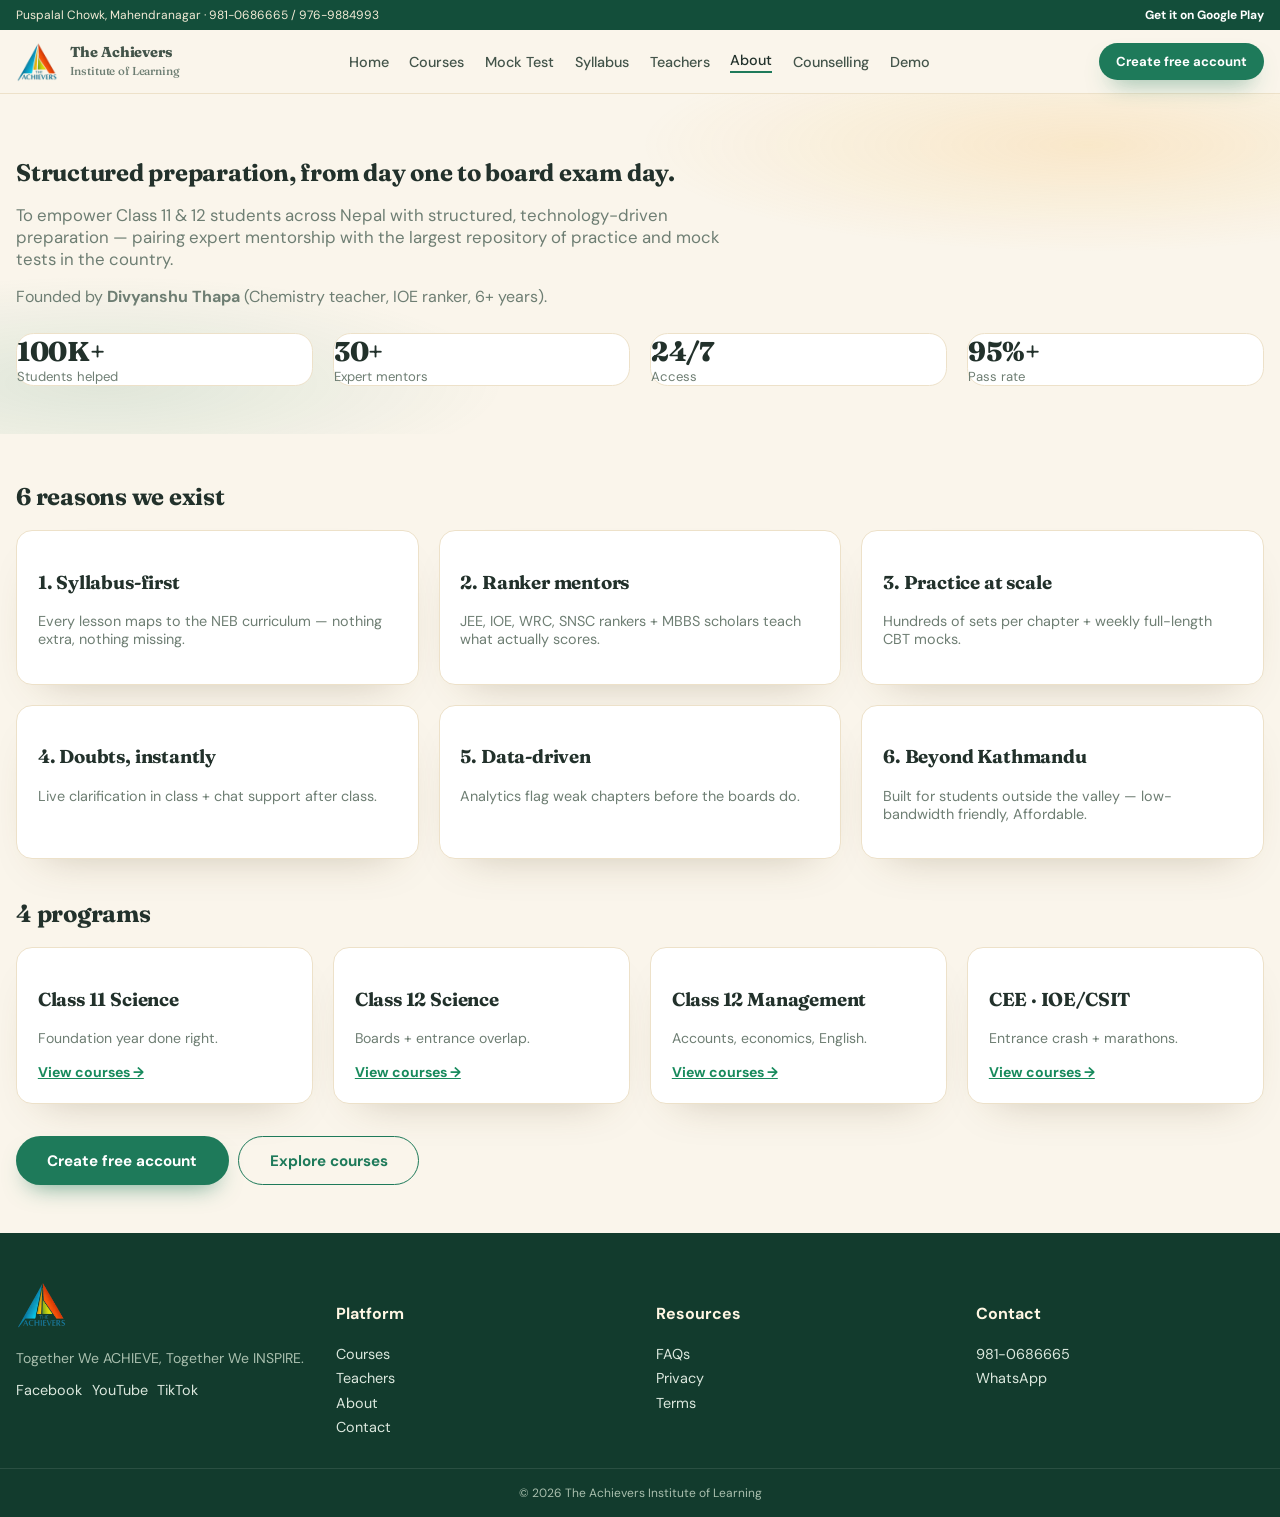
<file: about.html>
<!DOCTYPE html>
<html lang="en">
<head>
<meta charset="UTF-8"><meta name="viewport" content="width=device-width, initial-scale=1">
<title>About Us — The Achievers Institute of Learning</title>
<meta name="description" content="Our mission: structured, technology-driven NEB preparation with expert mentorship and Nepal's largest practice repository. Founded by Divyanshu Thapa.">
<link rel="canonical" href="https://theachievers.com.np/about">
<link rel="icon" href="images/logo-mark.webp">
<link rel="preconnect" href="https://fonts.googleapis.com"><link rel="preconnect" href="https://fonts.gstatic.com" crossorigin>
<link href="https://fonts.googleapis.com/css2?family=Fraunces:opsz,wght@9..144,600;9..144,700&family=DM+Sans:wght@400;500;700&display=swap" rel="stylesheet">
<link rel="stylesheet" href="css/style.css">
</head>
<body>
<div class="topbar"><div class="wrap" style="display:flex;justify-content:space-between;gap:1rem;padding-top:.45rem;padding-bottom:.45rem;flex-wrap:wrap">
<span>Puspalal Chowk, Mahendranagar · 981-0686665 / 976-9884993</span>
<a href="https://play.google.com/store/apps/details?id=com.theachievers.learning" target="_blank" rel="noopener" style="font-weight:700;color:#fff;text-decoration:none">Get it on Google Play</a>
</div></div>
<header class="nav"><nav class="wrap" style="display:flex;align-items:center;justify-content:space-between;gap:1rem;padding-top:.7rem;padding-bottom:.7rem">
<a href="index.html" style="display:flex;align-items:center;gap:.7rem;text-decoration:none"><img src="images/logo-mark.webp" alt="The Achievers logo" style="height:2.5rem"><span class="font-head" style="font-weight:800;font-size:.9rem;line-height:1.2">The Achievers<br><span class="muted" style="font-weight:500;font-size:.72rem">Institute of Learning</span></span></a>
<div class="navlinks" style="display:flex;align-items:center;gap:1.3rem">
<a class="nl" href="index.html">Home</a><a class="nl" href="courses.html">Courses</a><a class="nl" href="mock-test.html">Mock Test</a><a class="nl" href="syllabus.html">Syllabus</a><a class="nl" href="teachers.html">Teachers</a><a class="nl on" href="about.html">About</a><a class="nl" href="counselling.html">Counselling</a><a class="nl" href="demo.html">Demo</a>
</div>
<div style="display:flex;gap:.5rem;align-items:center"><a href="register.html" class="btn btn-red" style="padding:.55rem 1rem;font-size:.82rem">Create free account</a><button id="menuBtn" class="btn btn-ghost" style="display:none;padding:.55rem .8rem" aria-label="Open menu">☰</button></div></nav>
<div id="mobileMenu" class="wrap" style="padding-bottom:1rem"><div class="glass" style="border-radius:.8rem;padding:.8rem;display:grid;gap:.2rem">
<a class="nl" href="index.html">Home</a><a class="nl" href="courses.html">Courses</a><a class="nl" href="mock-test.html">Mock Test</a><a class="nl" href="syllabus.html">Syllabus</a><a class="nl" href="teachers.html">Teachers</a><a class="nl" href="about.html">About</a><a class="nl" href="counselling.html">Counselling</a><a class="nl" href="demo.html">Demo</a><a class="nl" href="contact.html">Contact</a>
</div></div></header>

<main>
<section class="hero-bg"><div class="wrap" style="padding-top:4rem;padding-bottom:3rem">
<h1 style="margin:0;max-width:44rem">Structured preparation, from day one to board exam day.</h1>
<p class="muted" style="max-width:46rem;font-size:1.05rem">To empower Class 11 &amp; 12 students across Nepal with structured, technology-driven preparation — pairing expert mentorship with the largest repository of practice and mock tests in the country.</p>
<p class="muted">Founded by <strong>Divyanshu Thapa</strong> (Chemistry teacher, IOE ranker, 6+ years).</p>
<div class="grid g4" style="margin-top:1.6rem">
<div class="glass kpi"><div class="font-head" style="font-size:1.7rem;font-weight:800;color:var(--ink)" data-count="100" data-suffix="K+">0</div><div class="muted" style="font-size:.82rem">Students helped</div></div>
<div class="glass kpi"><div class="font-head" style="font-size:1.7rem;font-weight:800;color:var(--ink)" data-count="30" data-suffix="+">0</div><div class="muted" style="font-size:.82rem">Expert mentors</div></div>
<div class="glass kpi"><div class="font-head" style="font-size:1.7rem;font-weight:800;color:var(--ink)">24/7</div><div class="muted" style="font-size:.82rem">Access</div></div>
<div class="glass kpi"><div class="font-head" style="font-size:1.7rem;font-weight:800;color:var(--ink)" data-count="95" data-suffix="%+">0</div><div class="muted" style="font-size:.82rem">Pass rate</div></div>
</div></div></section>

<section class="sec-sm"><div class="wrap">
<h2 style="color:#fff;margin:0">6 reasons we exist</h2>
<div class="grid g3" style="margin-top:1.2rem">
<div class="glass card-hover" style="border-radius:1rem;padding:1.3rem"><h3 style="color:#fff">1. Syllabus-first</h3><p class="muted" style="font-size:.9rem">Every lesson maps to the NEB curriculum — nothing extra, nothing missing.</p></div>
<div class="glass card-hover" style="border-radius:1rem;padding:1.3rem"><h3 style="color:#fff">2. Ranker mentors</h3><p class="muted" style="font-size:.9rem">JEE, IOE, WRC, SNSC rankers + MBBS scholars teach what actually scores.</p></div>
<div class="glass card-hover" style="border-radius:1rem;padding:1.3rem"><h3 style="color:#fff">3. Practice at scale</h3><p class="muted" style="font-size:.9rem">Hundreds of sets per chapter + weekly full-length CBT mocks.</p></div>
<div class="glass card-hover" style="border-radius:1rem;padding:1.3rem"><h3 style="color:#fff">4. Doubts, instantly</h3><p class="muted" style="font-size:.9rem">Live clarification in class + chat support after class.</p></div>
<div class="glass card-hover" style="border-radius:1rem;padding:1.3rem"><h3 style="color:#fff">5. Data-driven</h3><p class="muted" style="font-size:.9rem">Analytics flag weak chapters before the boards do.</p></div>
<div class="glass card-hover" style="border-radius:1rem;padding:1.3rem"><h3 style="color:#fff">6. Beyond Kathmandu</h3><p class="muted" style="font-size:.9rem">Built for students outside the valley — low-bandwidth friendly, Affordable.</p></div>
</div>
<h2 style="color:#fff;margin:2.5rem 0 0">4 programs</h2>
<div class="grid g4" style="margin-top:1.2rem">
<div class="glass card-hover" style="border-radius:1rem;padding:1.3rem"><h3 style="color:#fff">Class 11 Science</h3><p class="muted" style="font-size:.88rem">Foundation year done right.</p><a href="courses.html" style="color:#178A5C;font-weight:700;font-size:.88rem">View courses →</a></div>
<div class="glass card-hover" style="border-radius:1rem;padding:1.3rem"><h3 style="color:#fff">Class 12 Science</h3><p class="muted" style="font-size:.88rem">Boards + entrance overlap.</p><a href="courses.html" style="color:#178A5C;font-weight:700;font-size:.88rem">View courses →</a></div>
<div class="glass card-hover" style="border-radius:1rem;padding:1.3rem"><h3 style="color:#fff">Class 12 Management</h3><p class="muted" style="font-size:.88rem">Accounts, economics, English.</p><a href="courses.html" style="color:#178A5C;font-weight:700;font-size:.88rem">View courses →</a></div>
<div class="glass card-hover" style="border-radius:1rem;padding:1.3rem"><h3 style="color:#fff">CEE · IOE/CSIT</h3><p class="muted" style="font-size:.88rem">Entrance crash + marathons.</p><a href="courses.html" style="color:#178A5C;font-weight:700;font-size:.88rem">View courses →</a></div>
</div>
<div style="display:flex;gap:.6rem;flex-wrap:wrap;margin-top:2rem"><a href="register.html" class="btn btn-red">Create free account</a><a href="courses.html" class="btn btn-ghost">Explore courses</a></div>
</div></section>
</main>

<footer class="footer"><div class="wrap" style="display:grid;gap:2rem;padding-top:3rem;padding-bottom:2rem;grid-template-columns:repeat(auto-fit,minmax(12rem,1fr))">
<div><img src="images/logo-mark.webp" alt="The Achievers logo" style="height:3rem"><p class="muted" style="font-size:.88rem">Together We ACHIEVE, Together We INSPIRE.</p>
<div style="display:flex;gap:.6rem"><a href="https://www.facebook.com/profile.php?id=61579416387457" target="_blank" rel="noopener">Facebook</a><a href="https://youtube.com/@TheAchieversAcademy-edu" target="_blank" rel="noopener">YouTube</a><a href="https://www.tiktok.com/@achievers.academy10" target="_blank" rel="noopener">TikTok</a></div></div>
<div><h4 style="color:#fff">Platform</h4><div style="display:grid;gap:.4rem"><a href="courses.html">Courses</a><a href="teachers.html">Teachers</a><a href="about.html">About</a><a href="contact.html">Contact</a></div></div>
<div><h4 style="color:#fff">Resources</h4><div style="display:grid;gap:.4rem"><a href="faqs.html">FAQs</a><a href="privacy.html">Privacy</a><a href="terms.html">Terms</a></div></div>
<div><h4 style="color:#fff">Contact</h4><div style="display:grid;gap:.4rem" class="muted"><a href="tel:9810686665">981-0686665</a><a href="https://wa.me/9779810686665" target="_blank" rel="noopener">WhatsApp</a></div></div></div>
<div style="border-top:1px solid rgba(255,255,255,.1);text-align:center;font-size:.75rem;padding:1rem" class="muted">© <span class="js-year"></span> The Achievers Institute of Learning</div></footer>
<script src="js/app.js"></script>
</body>
</html>
</file>
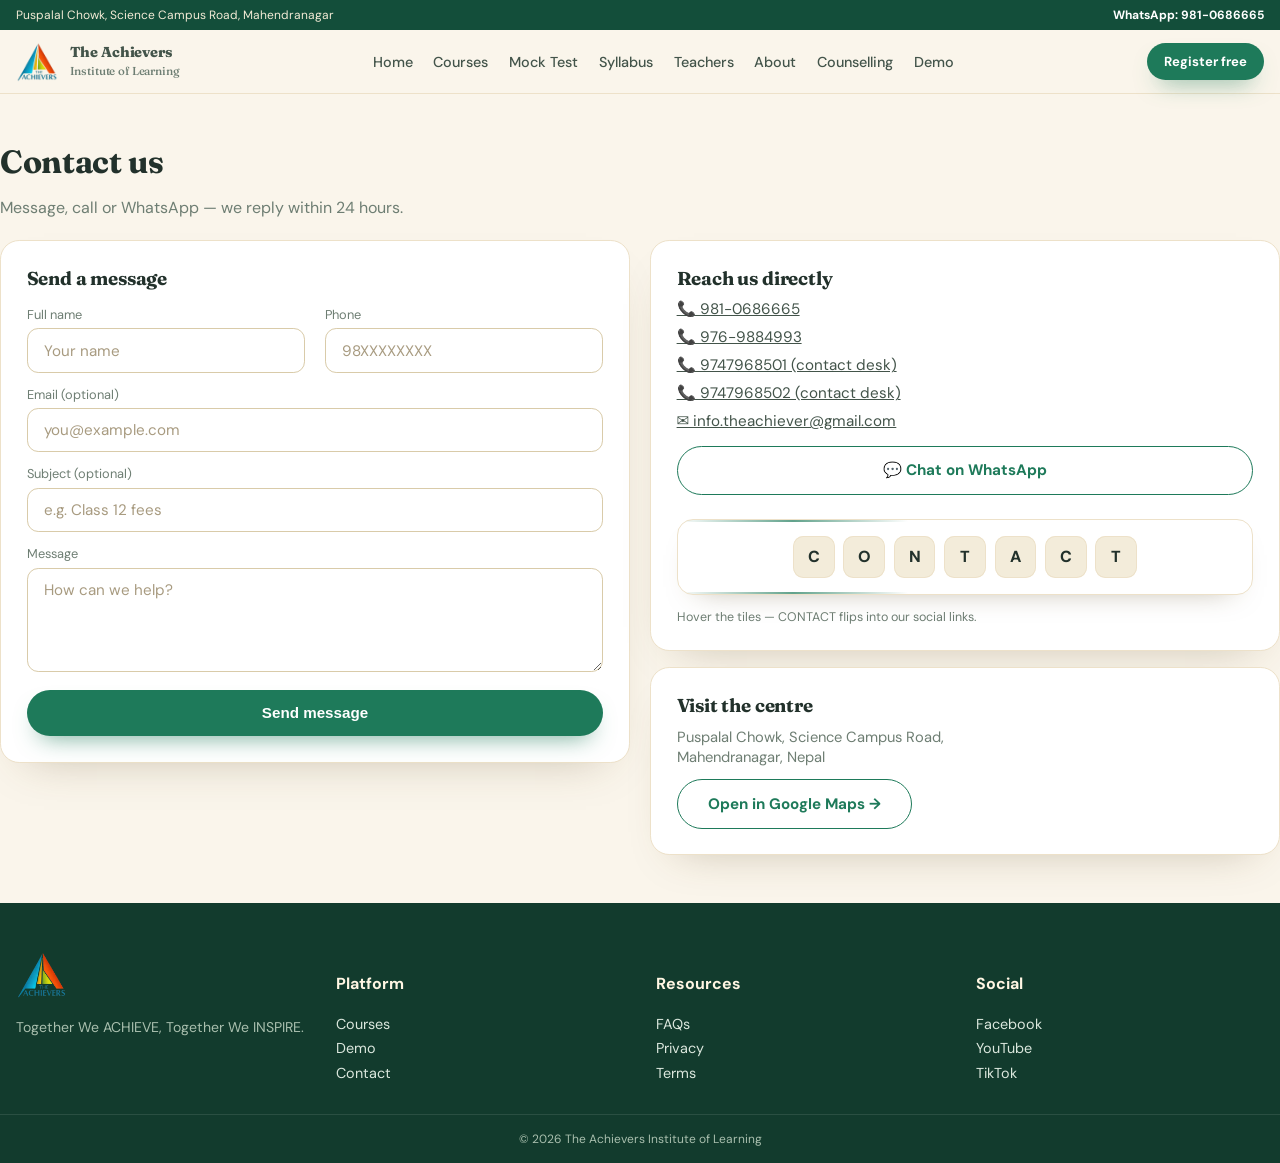
<file: contact.html>
<!DOCTYPE html>
<html lang="en">
<head>
<meta charset="UTF-8"><meta name="viewport" content="width=device-width, initial-scale=1">
<title>Contact Us — The Achievers Institute of Learning</title>
<meta name="description" content="Contact The Achievers: Puspalal Chowk, Mahendranagar. Call, WhatsApp or send a message — reply within 24 hours.">
<link rel="canonical" href="https://theachievers.com.np/contact">
<link rel="icon" href="images/logo-mark.webp">
<link rel="preconnect" href="https://fonts.googleapis.com"><link rel="preconnect" href="https://fonts.gstatic.com" crossorigin>
<link href="https://fonts.googleapis.com/css2?family=Fraunces:opsz,wght@9..144,600;9..144,700&family=DM+Sans:wght@400;500;700&display=swap" rel="stylesheet">
<link rel="stylesheet" href="css/style.css">
</head>
<body>
<div class="topbar"><div class="wrap" style="display:flex;justify-content:space-between;gap:1rem;padding-top:.45rem;padding-bottom:.45rem;flex-wrap:wrap">
<span>Puspalal Chowk, Science Campus Road, Mahendranagar</span>
<a href="https://wa.me/9779810686665" target="_blank" rel="noopener" style="font-weight:700;color:#fff;text-decoration:none">WhatsApp: 981-0686665</a>
</div></div>
<header class="nav"><nav class="wrap" style="display:flex;align-items:center;justify-content:space-between;gap:1rem;padding-top:.7rem;padding-bottom:.7rem">
<a href="index.html" style="display:flex;align-items:center;gap:.7rem;text-decoration:none"><img src="images/logo-mark.webp" alt="The Achievers logo" style="height:2.5rem"><span class="font-head" style="font-weight:800;font-size:.9rem;line-height:1.2">The Achievers<br><span class="muted" style="font-weight:500;font-size:.72rem">Institute of Learning</span></span></a>
<div class="navlinks" style="display:flex;align-items:center;gap:1.3rem">
<a class="nl" href="index.html">Home</a><a class="nl" href="courses.html">Courses</a><a class="nl" href="mock-test.html">Mock Test</a><a class="nl" href="syllabus.html">Syllabus</a><a class="nl" href="teachers.html">Teachers</a><a class="nl" href="about.html">About</a><a class="nl" href="counselling.html">Counselling</a><a class="nl" href="demo.html">Demo</a>
</div>
<div style="display:flex;gap:.5rem;align-items:center"><a href="register.html" class="btn btn-red" style="padding:.55rem 1rem;font-size:.82rem">Register free</a><button id="menuBtn" class="btn btn-ghost" style="display:none;padding:.55rem .8rem" aria-label="Open menu">☰</button></div></nav>
<div id="mobileMenu" class="wrap" style="padding-bottom:1rem"><div class="glass" style="border-radius:.8rem;padding:.8rem;display:grid;gap:.2rem">
<a class="nl" href="index.html">Home</a><a class="nl" href="courses.html">Courses</a><a class="nl" href="contact.html">Contact</a><a class="nl" href="faqs.html">FAQs</a>
</div></div></header>

<main class="wrap sec-sm">
<h1 style="margin:0">Contact us</h1>
<p class="muted">Message, call or WhatsApp — we reply within 24 hours.</p>
<div class="grid g2" style="margin-top:1.4rem;align-items:start">
<div class="glass" style="border-radius:1.2rem;padding:1.6rem">
<h3 style="color:#fff;margin:0">Send a message</h3>
<form id="contactForm" style="display:grid;gap:.8rem;margin-top:1rem">
<div class="grid g2">
<div><label class="lbl" for="fName">Full name</label><input id="fName" required class="field" placeholder="Your name"></div>
<div><label class="lbl" for="fPhone">Phone</label><input id="fPhone" required type="tel" class="field" placeholder="98XXXXXXXX"></div>
</div>
<div><label class="lbl" for="fEmail">Email (optional)</label><input id="fEmail" type="email" class="field" placeholder="you@example.com"></div>
<div><label class="lbl" for="fSub">Subject (optional)</label><input id="fSub" class="field" placeholder="e.g. Class 12 fees"></div>
<div><label class="lbl" for="fMsg">Message</label><textarea id="fMsg" required class="field" rows="4" placeholder="How can we help?"></textarea></div>
<button class="btn btn-red">Send message</button>
</form>
<p id="contactFormMsg" style="display:none"></p>
</div>
<div style="display:grid;gap:1rem">
<div class="glass" style="border-radius:1.2rem;padding:1.6rem">
<h3 style="color:#fff;margin:0 0 .6rem">Reach us directly</h3>
<div style="display:grid;gap:.5rem;font-size:.95rem">
<a href="tel:9810686665">📞 981-0686665</a><a href="tel:9769884993">📞 976-9884993</a>
<a href="tel:9747968501">📞 9747968501 (contact desk)</a><a href="tel:9747968502">📞 9747968502 (contact desk)</a>
<a href="mailto:info.theachiever@gmail.com">✉️ info.theachiever@gmail.com</a>
<a href="https://wa.me/9779810686665?text=Hi!%20I%27d%20like%20to%20know%20more%20about%20The%20Achievers%20online%20tuition%20classes." target="_blank" rel="noopener" class="btn btn-ghost" style="margin-top:.4rem">💬 Chat on WhatsApp</a>
<div class="flip-row" data-flip style="margin-top:1rem"></div>
<p class="muted" style="font-size:.78rem;margin:.4rem 0 0">Hover the tiles — CONTACT flips into our social links.</p>
</div></div>
<div class="glass" style="border-radius:1.2rem;padding:1.6rem">
<h3 style="color:#fff;margin:0 0 .6rem">Visit the centre</h3>
<p class="muted" style="font-size:.92rem;margin:0">Puspalal Chowk, Science Campus Road,<br>Mahendranagar, Nepal</p>
<a href="https://maps.app.goo.gl/fo6vjBYxXNQiSswWA" target="_blank" rel="noopener" class="btn btn-ghost" style="margin-top:.8rem">Open in Google Maps →</a>
</div>
</div>
</div>
</main>

<footer class="footer"><div class="wrap" style="display:grid;gap:2rem;padding-top:3rem;padding-bottom:2rem;grid-template-columns:repeat(auto-fit,minmax(12rem,1fr))">
<div><img src="images/logo-mark.webp" alt="The Achievers logo" style="height:3rem"><p class="muted" style="font-size:.88rem">Together We ACHIEVE, Together We INSPIRE.</p></div>
<div><h4 style="color:#fff">Platform</h4><div style="display:grid;gap:.4rem"><a href="courses.html">Courses</a><a href="demo.html">Demo</a><a href="contact.html">Contact</a></div></div>
<div><h4 style="color:#fff">Resources</h4><div style="display:grid;gap:.4rem"><a href="faqs.html">FAQs</a><a href="privacy.html">Privacy</a><a href="terms.html">Terms</a></div></div>
<div><h4 style="color:#fff">Social</h4><div style="display:grid;gap:.4rem"><a href="https://www.facebook.com/profile.php?id=61579416387457" target="_blank" rel="noopener">Facebook</a><a href="https://youtube.com/@TheAchieversAcademy-edu" target="_blank" rel="noopener">YouTube</a><a href="https://www.tiktok.com/@achievers.academy10" target="_blank" rel="noopener">TikTok</a></div></div></div>
<div style="border-top:1px solid rgba(255,255,255,.1);text-align:center;font-size:.75rem;padding:1rem" class="muted">© <span class="js-year"></span> The Achievers Institute of Learning</div></footer>
<script src="js/app.js"></script>
</body>
</html>
</file>
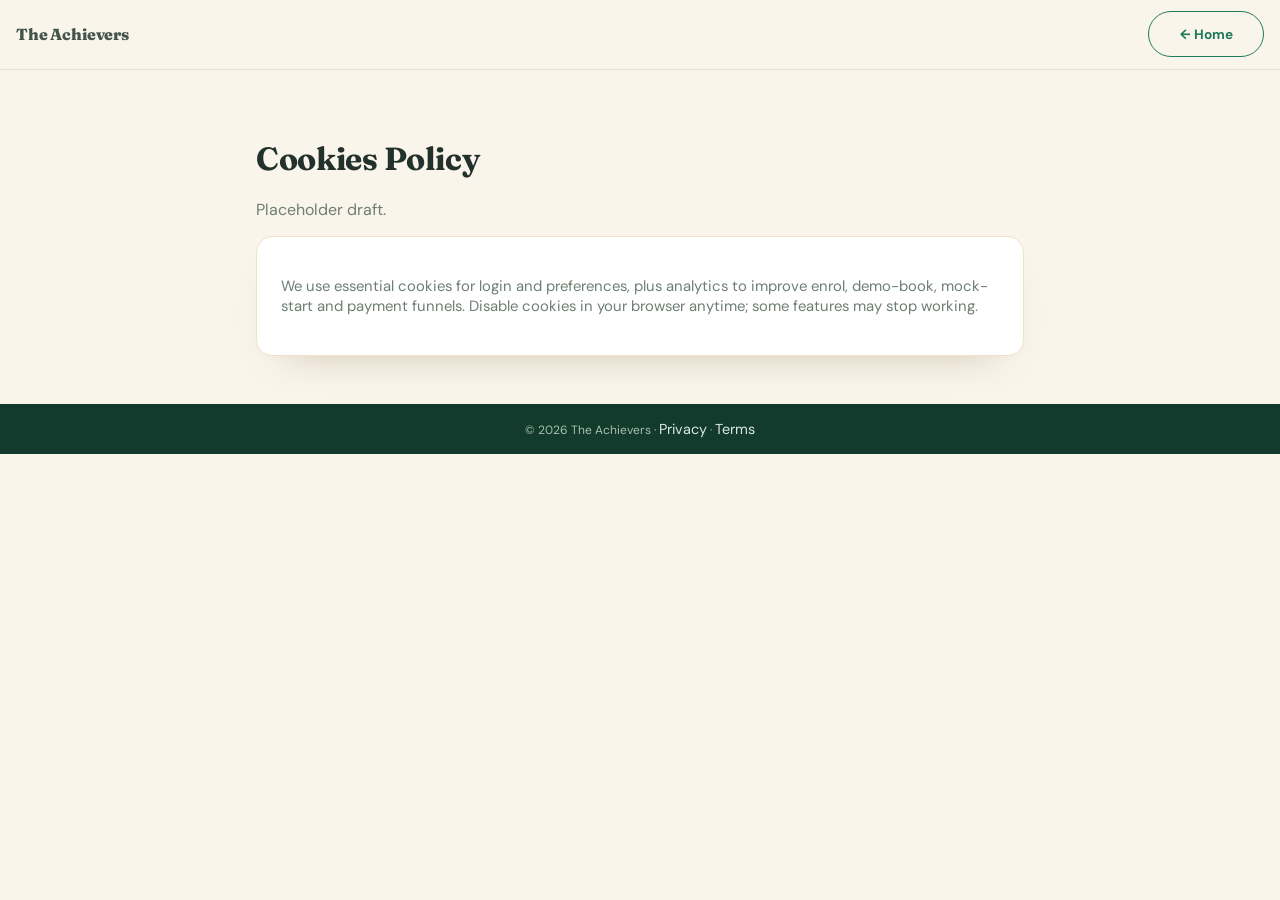
<file: cookies.html>
<!DOCTYPE html>
<html lang="en">
<head><meta charset="UTF-8"><meta name="viewport" content="width=device-width, initial-scale=1">
<title>Cookies Policy — The Achievers Institute of Learning</title><link rel="icon" href="images/logo-mark.webp">
<link href="https://fonts.googleapis.com/css2?family=Fraunces:opsz,wght@9..144,600;9..144,700&family=DM+Sans:wght@400;500;700&display=swap" rel="stylesheet">
<link rel="stylesheet" href="css/style.css"></head>
<body>
<header class="nav"><nav class="wrap" style="display:flex;justify-content:space-between;align-items:center;padding-top:.7rem;padding-bottom:.7rem">
<a href="index.html" style="text-decoration:none;font-weight:800" class="font-head">The Achievers</a><a href="index.html" class="btn btn-ghost" style="font-size:.85rem">← Home</a></nav></header>
<main class="wrap sec-sm" style="max-width:48rem">
<h1>Cookies Policy</h1>
<p class="muted">Placeholder draft.</p>
<div class="glass" style="border-radius:1rem;padding:1.5rem;font-size:.93rem"><p class="muted">We use essential cookies for login and preferences, plus analytics to improve enrol, demo-book, mock-start and payment funnels. Disable cookies in your browser anytime; some features may stop working.</p></div>
</main>
<footer class="footer"><div style="text-align:center;font-size:.75rem;padding:1rem" class="muted">© <span class="js-year"></span> The Achievers · <a href="privacy.html">Privacy</a> · <a href="terms.html">Terms</a></div></footer>
<script src="js/app.js"></script>
</body>
</html>
</file>
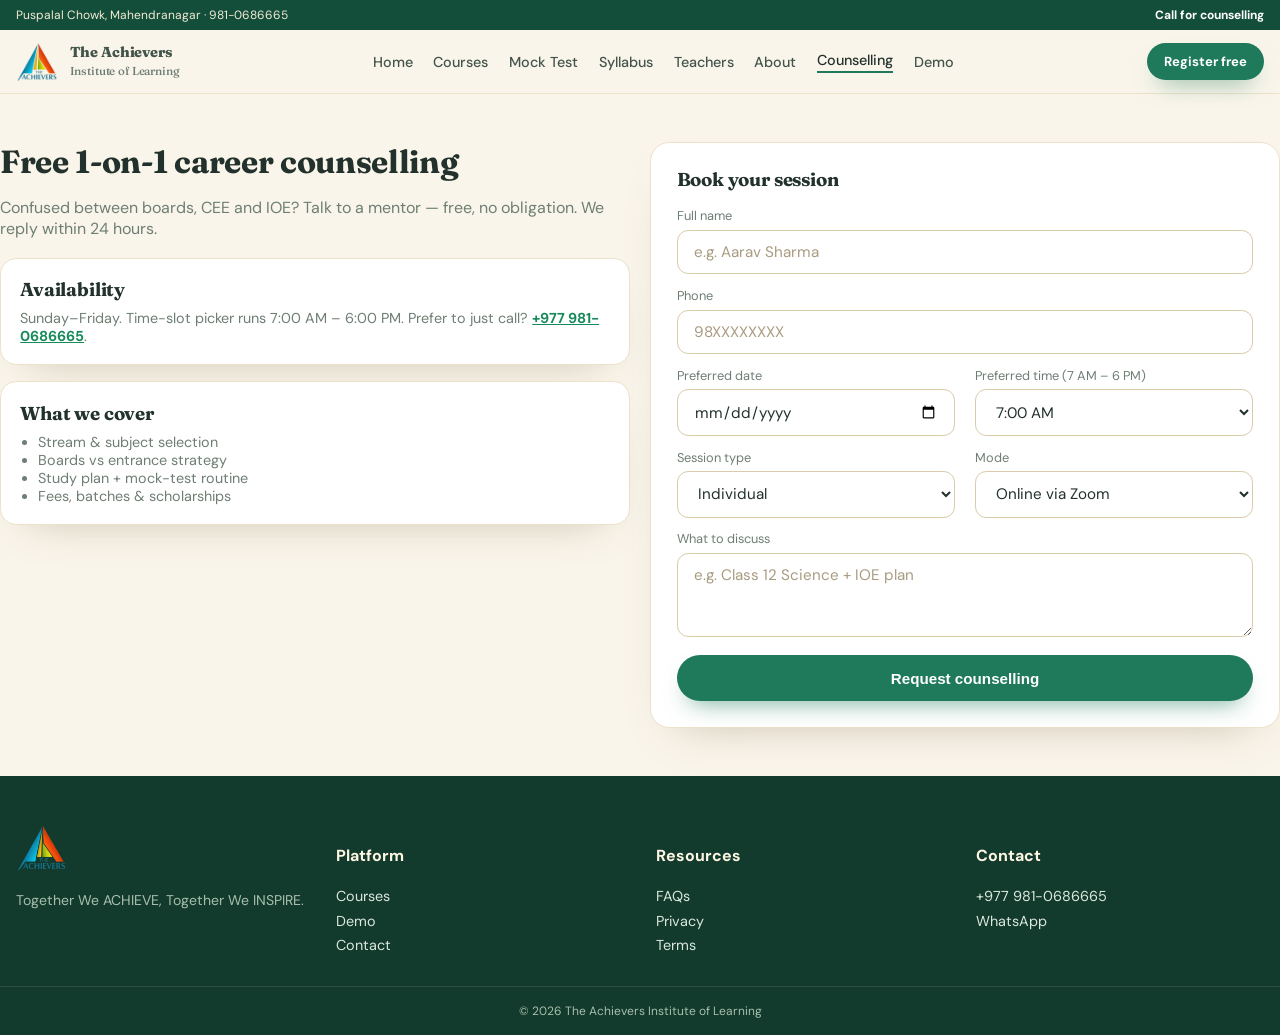
<file: counselling.html>
<!DOCTYPE html>
<html lang="en">
<head>
<meta charset="UTF-8"><meta name="viewport" content="width=device-width, initial-scale=1">
<title>Free Career Counselling — The Achievers Institute of Learning</title>
<meta name="description" content="Book free 1-on-1 career counselling (Sunday–Friday). Reply within 24 hours. Online via Zoom or in-person.">
<link rel="canonical" href="https://theachievers.com.np/counselling">
<link rel="icon" href="images/logo-mark.webp">
<link rel="preconnect" href="https://fonts.googleapis.com"><link rel="preconnect" href="https://fonts.gstatic.com" crossorigin>
<link href="https://fonts.googleapis.com/css2?family=Fraunces:opsz,wght@9..144,600;9..144,700&family=DM+Sans:wght@400;500;700&display=swap" rel="stylesheet">
<link rel="stylesheet" href="css/style.css">
</head>
<body>
<div class="topbar"><div class="wrap" style="display:flex;justify-content:space-between;gap:1rem;padding-top:.45rem;padding-bottom:.45rem;flex-wrap:wrap">
<span>Puspalal Chowk, Mahendranagar · 981-0686665</span>
<a href="tel:+9779810686665" style="font-weight:700;color:#fff;text-decoration:none">Call for counselling</a>
</div></div>
<header class="nav"><nav class="wrap" style="display:flex;align-items:center;justify-content:space-between;gap:1rem;padding-top:.7rem;padding-bottom:.7rem">
<a href="index.html" style="display:flex;align-items:center;gap:.7rem;text-decoration:none"><img src="images/logo-mark.webp" alt="The Achievers logo" style="height:2.5rem"><span class="font-head" style="font-weight:800;font-size:.9rem;line-height:1.2">The Achievers<br><span class="muted" style="font-weight:500;font-size:.72rem">Institute of Learning</span></span></a>
<div class="navlinks" style="display:flex;align-items:center;gap:1.3rem">
<a class="nl" href="index.html">Home</a><a class="nl" href="courses.html">Courses</a><a class="nl" href="mock-test.html">Mock Test</a><a class="nl" href="syllabus.html">Syllabus</a><a class="nl" href="teachers.html">Teachers</a><a class="nl" href="about.html">About</a><a class="nl on" href="counselling.html">Counselling</a><a class="nl" href="demo.html">Demo</a>
</div>
<div style="display:flex;gap:.5rem;align-items:center"><a href="register.html" class="btn btn-red" style="padding:.55rem 1rem;font-size:.82rem">Register free</a><button id="menuBtn" class="btn btn-ghost" style="display:none;padding:.55rem .8rem" aria-label="Open menu">☰</button></div></nav>
<div id="mobileMenu" class="wrap" style="padding-bottom:1rem"><div class="glass" style="border-radius:.8rem;padding:.8rem;display:grid;gap:.2rem">
<a class="nl" href="index.html">Home</a><a class="nl" href="courses.html">Courses</a><a class="nl" href="counselling.html">Counselling</a><a class="nl" href="demo.html">Demo</a><a class="nl" href="contact.html">Contact</a>
</div></div></header>

<main class="wrap sec-sm">
<div class="grid g2" style="align-items:start">
<div>
<h1 style="margin:0">Free 1-on-1 career counselling</h1>
<p class="muted">Confused between boards, CEE and IOE? Talk to a mentor — free, no obligation. We reply within 24 hours.</p>
<div class="glass" style="border-radius:1rem;padding:1.2rem;margin-top:1.2rem">
<h3 style="color:#fff;margin:0 0 .5rem">Availability</h3>
<p class="muted" style="font-size:.9rem;margin:0">Sunday–Friday. Time-slot picker runs 7:00 AM – 6:00 PM. Prefer to just call? <a href="tel:+9779810686665" style="color:#178A5C;font-weight:700">+977 981-0686665</a>.</p>
</div>
<div class="glass" style="border-radius:1rem;padding:1.2rem;margin-top:1rem">
<h3 style="color:#fff;margin:0 0 .5rem">What we cover</h3>
<ul class="muted" style="font-size:.9rem;margin:0;padding-left:1.1rem"><li>Stream &amp; subject selection</li><li>Boards vs entrance strategy</li><li>Study plan + mock-test routine</li><li>Fees, batches &amp; scholarships</li></ul>
</div>
</div>
<div class="glass" style="border-radius:1.2rem;padding:1.6rem">
<h3 style="color:#fff;margin:0">Book your session</h3>
<form id="counsForm" style="display:grid;gap:.8rem;margin-top:1rem">
<div><label class="lbl" for="cName">Full name</label><input id="cName" required class="field" placeholder="e.g. Aarav Sharma"></div>
<div><label class="lbl" for="cPhone">Phone</label><input id="cPhone" required type="tel" class="field" placeholder="98XXXXXXXX"></div>
<div class="grid g2">
<div><label class="lbl" for="cDate">Preferred date</label><input id="cDate" required type="date" class="field"></div>
<div><label class="lbl" for="cTime">Preferred time (7 AM – 6 PM)</label><select id="cTime" class="field"><option>7:00 AM</option><option>9:00 AM</option><option>11:00 AM</option><option>1:00 PM</option><option>3:00 PM</option><option>5:00 PM</option></select></div>
</div>
<div class="grid g2">
<div><label class="lbl" for="cType">Session type</label><select id="cType" class="field"><option>Individual</option><option>With parents</option><option>Group (5+)</option></select></div>
<div><label class="lbl" for="cMode">Mode</label><select id="cMode" class="field"><option>Online via Zoom</option><option>In-person at centre</option></select></div>
</div>
<div><label class="lbl" for="cTopic">What to discuss</label><textarea id="cTopic" class="field" rows="3" placeholder="e.g. Class 12 Science + IOE plan"></textarea></div>
<button class="btn btn-red">Request counselling</button>
</form>
<p id="counsFormMsg" style="display:none"></p>
</div>
</div>
</main>

<footer class="footer"><div class="wrap" style="display:grid;gap:2rem;padding-top:3rem;padding-bottom:2rem;grid-template-columns:repeat(auto-fit,minmax(12rem,1fr))">
<div><img src="images/logo-mark.webp" alt="The Achievers logo" style="height:3rem"><p class="muted" style="font-size:.88rem">Together We ACHIEVE, Together We INSPIRE.</p></div>
<div><h4 style="color:#fff">Platform</h4><div style="display:grid;gap:.4rem"><a href="courses.html">Courses</a><a href="demo.html">Demo</a><a href="contact.html">Contact</a></div></div>
<div><h4 style="color:#fff">Resources</h4><div style="display:grid;gap:.4rem"><a href="faqs.html">FAQs</a><a href="privacy.html">Privacy</a><a href="terms.html">Terms</a></div></div>
<div><h4 style="color:#fff">Contact</h4><div style="display:grid;gap:.4rem" class="muted"><a href="tel:+9779810686665">+977 981-0686665</a><a href="https://wa.me/9779810686665" target="_blank" rel="noopener">WhatsApp</a></div></div></div>
<div style="border-top:1px solid rgba(255,255,255,.1);text-align:center;font-size:.75rem;padding:1rem" class="muted">© <span class="js-year"></span> The Achievers Institute of Learning</div></footer>
<script src="js/app.js"></script>
<script>var d=document.getElementById('cDate');if(d)d.min=new Date().toISOString().split('T')[0];</script>
</body>
</html>
</file>
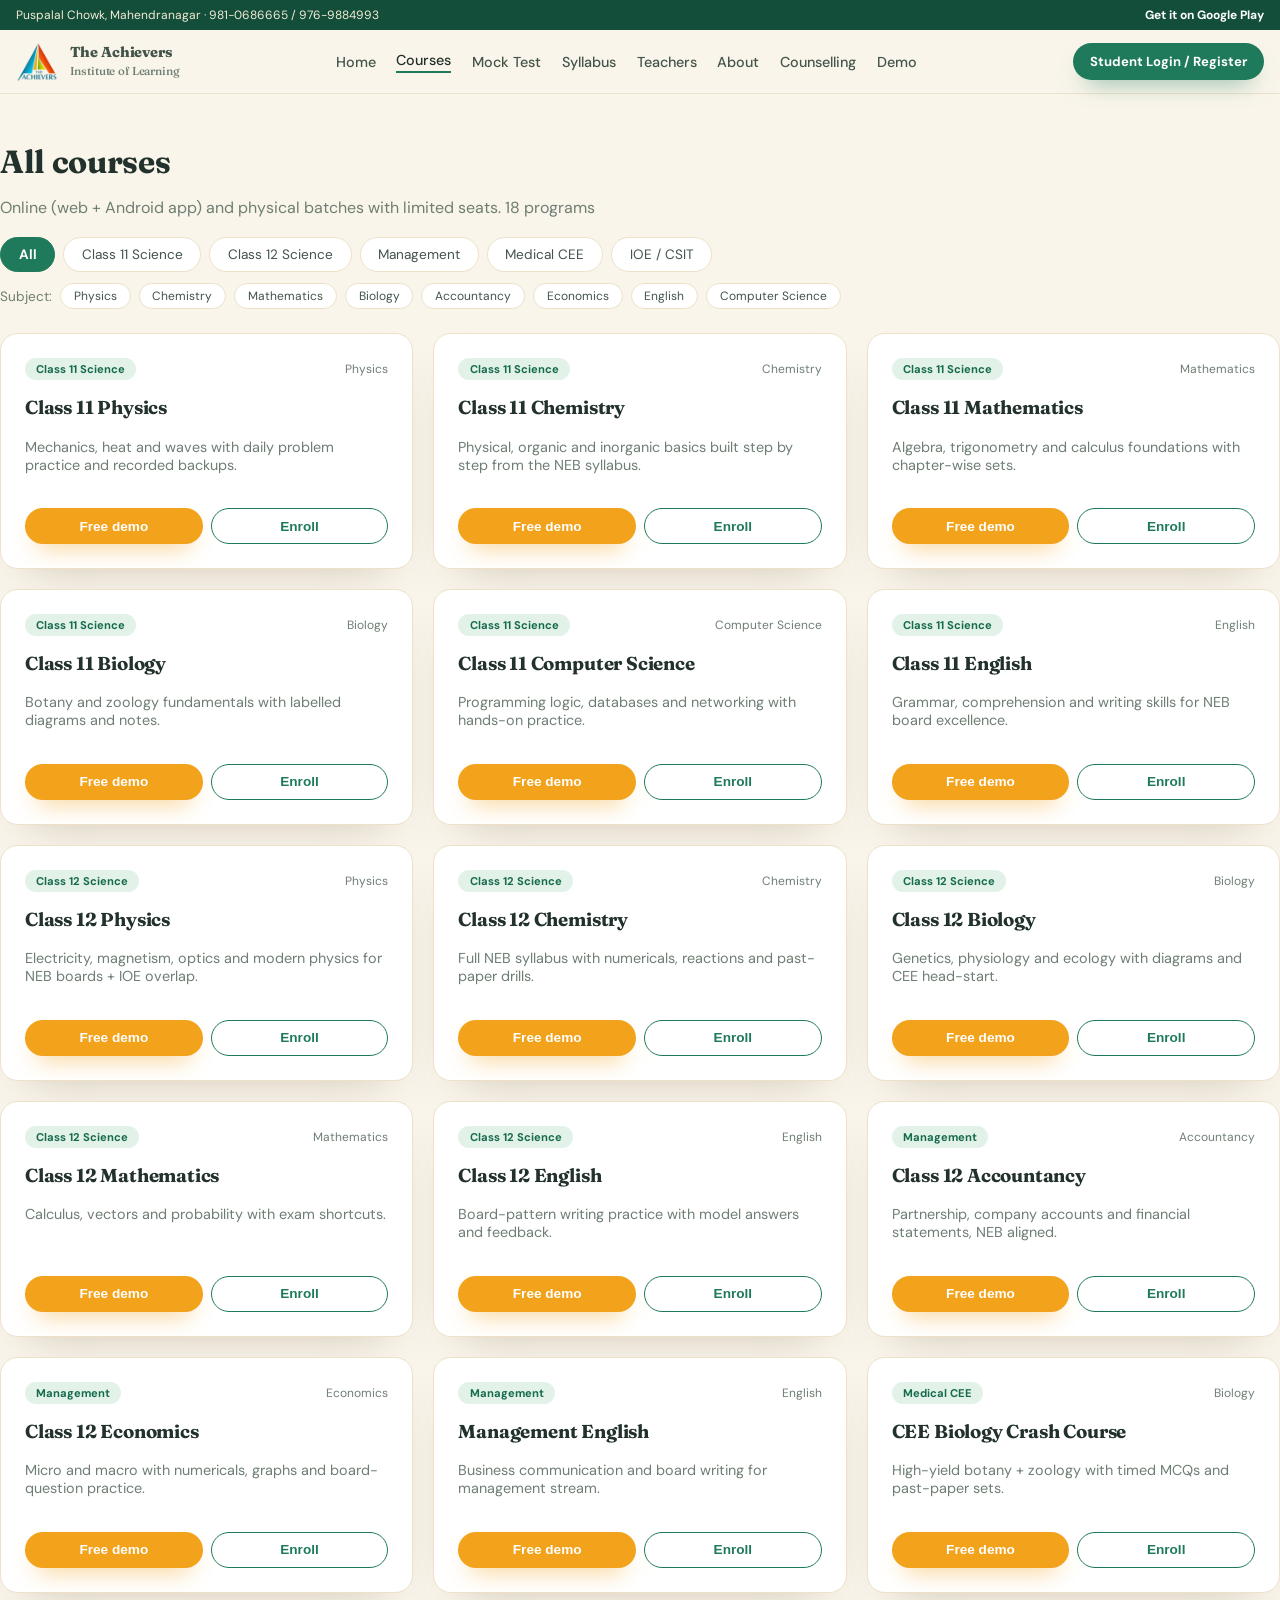
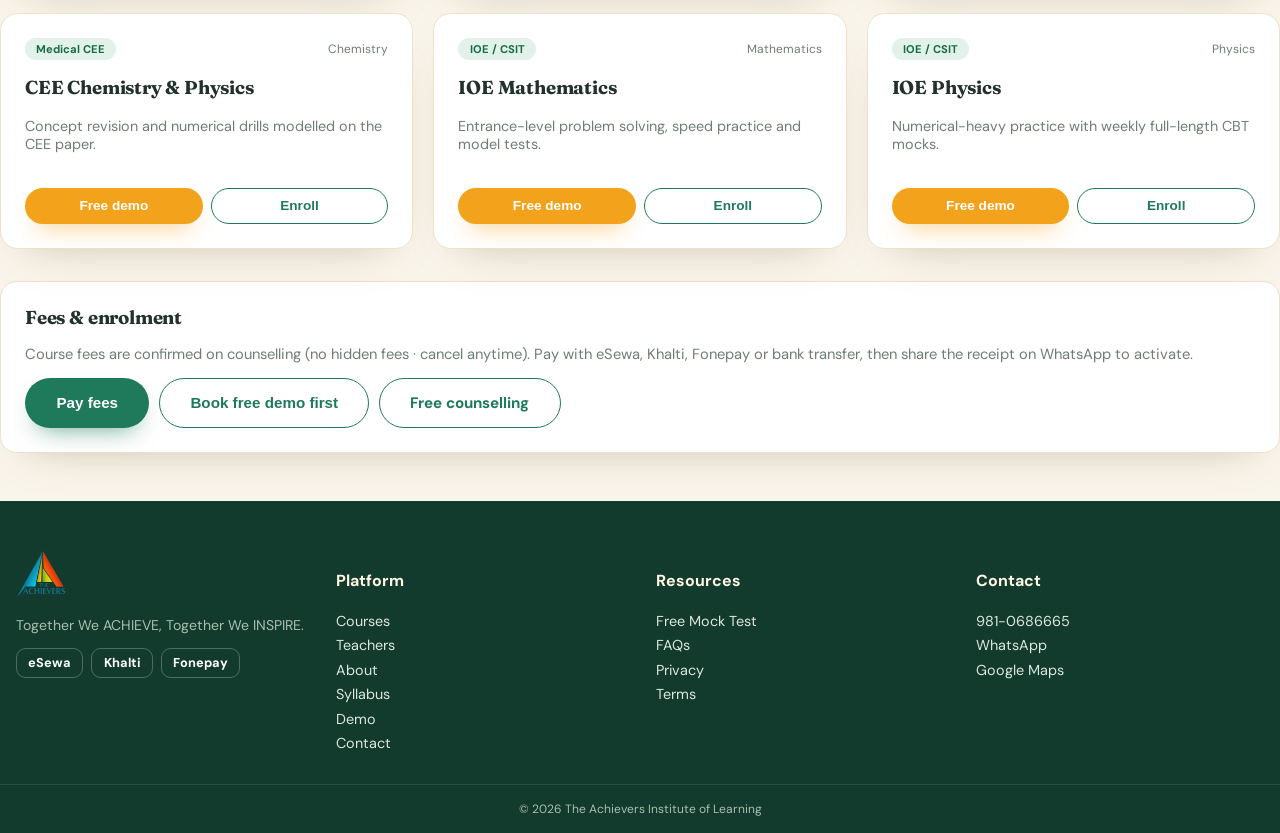
<file: courses.html>
<!DOCTYPE html>
<html lang="en">
<head>
<meta charset="UTF-8"><meta name="viewport" content="width=device-width, initial-scale=1">
<title>All Courses — The Achievers Institute of Learning</title>
<meta name="description" content="Full course catalog: Class 11 Science, Class 12 Science, Management, Medical CEE and IOE/CSIT — online and physical batches.">
<link rel="canonical" href="https://theachievers.com.np/courses">
<link rel="icon" href="images/logo-mark.webp">
<link rel="preconnect" href="https://fonts.googleapis.com"><link rel="preconnect" href="https://fonts.gstatic.com" crossorigin>
<link href="https://fonts.googleapis.com/css2?family=Fraunces:opsz,wght@9..144,600;9..144,700&family=DM+Sans:wght@400;500;700&display=swap" rel="stylesheet">
<link rel="stylesheet" href="css/style.css">
</head>
<body>
<div class="topbar"><div class="wrap" style="display:flex;justify-content:space-between;gap:1rem;padding-top:.45rem;padding-bottom:.45rem;flex-wrap:wrap">
<span>Puspalal Chowk, Mahendranagar · 981-0686665 / 976-9884993</span>
<a href="https://play.google.com/store/apps/details?id=com.theachievers.learning" target="_blank" rel="noopener" style="font-weight:700;color:#fff;text-decoration:none">Get it on Google Play</a>
</div></div>
<header class="nav"><nav class="wrap" style="display:flex;align-items:center;justify-content:space-between;gap:1rem;padding-top:.7rem;padding-bottom:.7rem">
<a href="index.html" style="display:flex;align-items:center;gap:.7rem;text-decoration:none"><img src="images/logo-mark.webp" alt="The Achievers logo" style="height:2.5rem"><span class="font-head" style="font-weight:800;font-size:.9rem;line-height:1.2">The Achievers<br><span class="muted" style="font-weight:500;font-size:.72rem">Institute of Learning</span></span></a>
<div class="navlinks" style="display:flex;align-items:center;gap:1.3rem">
<a class="nl" href="index.html">Home</a><a class="nl on" href="courses.html">Courses</a><a class="nl" href="mock-test.html">Mock Test</a><a class="nl" href="syllabus.html">Syllabus</a><a class="nl" href="teachers.html">Teachers</a><a class="nl" href="about.html">About</a><a class="nl" href="counselling.html">Counselling</a><a class="nl" href="demo.html">Demo</a>
</div>
<div style="display:flex;gap:.5rem;align-items:center"><a href="login.html" class="btn btn-red" style="padding:.55rem 1rem;font-size:.82rem">Student Login / Register</a><button id="menuBtn" class="btn btn-ghost" style="display:none;padding:.55rem .8rem" aria-label="Open menu">☰</button></div></nav>
<div id="mobileMenu" class="wrap" style="padding-bottom:1rem"><div class="glass" style="border-radius:.8rem;padding:.8rem;display:grid;gap:.2rem">
<a class="nl" href="index.html">Home</a><a class="nl" href="courses.html">Courses</a><a class="nl" href="mock-test.html">Mock Test</a><a class="nl" href="syllabus.html">Syllabus</a><a class="nl" href="teachers.html">Teachers</a><a class="nl" href="about.html">About</a><a class="nl" href="counselling.html">Counselling</a><a class="nl" href="demo.html">Demo</a><a class="nl" href="contact.html">Contact</a><a class="nl" href="faqs.html">FAQs</a>
</div></div></header>

<main class="wrap sec-sm">
<h1 style="margin:0">All courses</h1>
<p class="muted">Online (web + Android app) and physical batches with limited seats. <span id="courseCount"></span></p>
<div id="courseFilters" style="display:flex;flex-wrap:wrap;gap:.5rem;margin-top:1.2rem"></div>
<div id="subjectPills" style="display:flex;flex-wrap:wrap;gap:.5rem;margin-top:.7rem;align-items:center"></div>
<div id="courseGrid" class="grid g3" style="margin-top:1.5rem"></div>
<p id="noCourse" class="muted" style="display:none">No courses match this filter.</p>

<div class="glass" style="border-radius:1rem;padding:1.5rem;margin-top:2rem">
<h3 style="color:#fff;margin:0">Fees &amp; enrolment</h3>
<p class="muted" style="font-size:.92rem">Course fees are confirmed on counselling (no hidden fees · cancel anytime). Pay with eSewa, Khalti, Fonepay or bank transfer, then share the receipt on WhatsApp to activate.</p>
<div style="display:flex;gap:.6rem;flex-wrap:wrap"><button data-open="payModal" class="btn btn-red">Pay fees</button><button data-open="bookModal" class="btn btn-ghost">Book free demo first</button><a href="counselling.html" class="btn btn-ghost">Free counselling</a></div>
</div>
</main>

<footer class="footer"><div class="wrap" style="display:grid;gap:2rem;padding-top:3rem;padding-bottom:2rem;grid-template-columns:repeat(auto-fit,minmax(12rem,1fr))">
<div><img src="images/logo-mark.webp" alt="The Achievers logo" style="height:3rem"><p class="muted" style="font-size:.88rem">Together We ACHIEVE, Together We INSPIRE.</p><div style="display:flex;gap:.5rem"><span class="pay">eSewa</span><span class="pay">Khalti</span><span class="pay">Fonepay</span></div></div>
<div><h4 style="color:#fff">Platform</h4><div style="display:grid;gap:.4rem"><a href="courses.html">Courses</a><a href="teachers.html">Teachers</a><a href="about.html">About</a><a href="syllabus.html">Syllabus</a><a href="demo.html">Demo</a><a href="contact.html">Contact</a></div></div>
<div><h4 style="color:#fff">Resources</h4><div style="display:grid;gap:.4rem"><a href="mock-test.html">Free Mock Test</a><a href="faqs.html">FAQs</a><a href="privacy.html">Privacy</a><a href="terms.html">Terms</a></div></div>
<div><h4 style="color:#fff">Contact</h4><div style="display:grid;gap:.4rem" class="muted"><a href="tel:9810686665">981-0686665</a><a href="https://wa.me/9779810686665" target="_blank" rel="noopener">WhatsApp</a><a href="https://maps.app.goo.gl/fo6vjBYxXNQiSswWA" target="_blank" rel="noopener">Google Maps</a></div></div></div>
<div style="border-top:1px solid rgba(255,255,255,.1);text-align:center;font-size:.75rem;padding:1rem" class="muted">© <span class="js-year"></span> The Achievers Institute of Learning</div></footer>

<div id="bookModal" class="modal" style="position:fixed;inset:0;z-index:50;align-items:center;justify-content:center;padding:1rem;background:rgba(0,0,0,.7)"><div class="glass" style="background:rgba(15,23,42,.96);border-radius:1rem;width:100%;max-width:26rem;padding:1.5rem;position:relative">
<button data-close style="position:absolute;top:.6rem;right:1rem;font-size:1.5rem;background:none;border:0;color:#94a3b8;cursor:pointer">×</button>
<h3 style="color:#fff;margin:0">Book a free demo</h3><p id="bookFor" class="muted" style="font-size:.85rem">We will call you back to confirm.</p>
<form id="bookForm" style="display:grid;gap:.7rem;margin-top:1rem"><input required class="field" placeholder="Student name"><input required type="tel" class="field" placeholder="Phone number"><select id="bookType" class="field"><option>Free demo class</option><option>Career counselling</option></select><input required type="date" id="bookDate" class="field"><button class="btn btn-red">Confirm booking</button></form>
<p id="bookMsg" style="display:none"></p></div></div>
<div id="payModal" class="modal" style="position:fixed;inset:0;z-index:50;align-items:center;justify-content:center;padding:1rem;background:rgba(0,0,0,.7)"><div class="glass" style="background:rgba(15,23,42,.96);border-radius:1rem;width:100%;max-width:26rem;padding:1.5rem;position:relative">
<button data-close style="position:absolute;top:.6rem;right:1rem;font-size:1.5rem;background:none;border:0;color:#94a3b8;cursor:pointer">×</button>
<h3 style="color:#fff;margin:0">Pay your fees</h3><div id="payOpts" style="display:grid;gap:.5rem;margin-top:1rem"></div><div id="payDetail" class="glass" style="display:none;margin-top:1rem;border-radius:.8rem;padding:1rem;font-size:.88rem"></div></div></div>
<div id="quizModal" class="modal" style="position:fixed;inset:0;z-index:50;align-items:center;justify-content:center;padding:1rem;background:rgba(0,0,0,.7)"><div class="glass" style="background:rgba(15,23,42,.96);border-radius:1rem;width:100%;max-width:32rem;padding:1.5rem;position:relative"><button data-close style="position:absolute;top:.6rem;right:1rem;font-size:1.5rem;background:none;border:0;color:#94a3b8;cursor:pointer">×</button><div id="quizBody"></div></div></div>
<script src="js/app.js"></script>
</body>
</html>
</file>
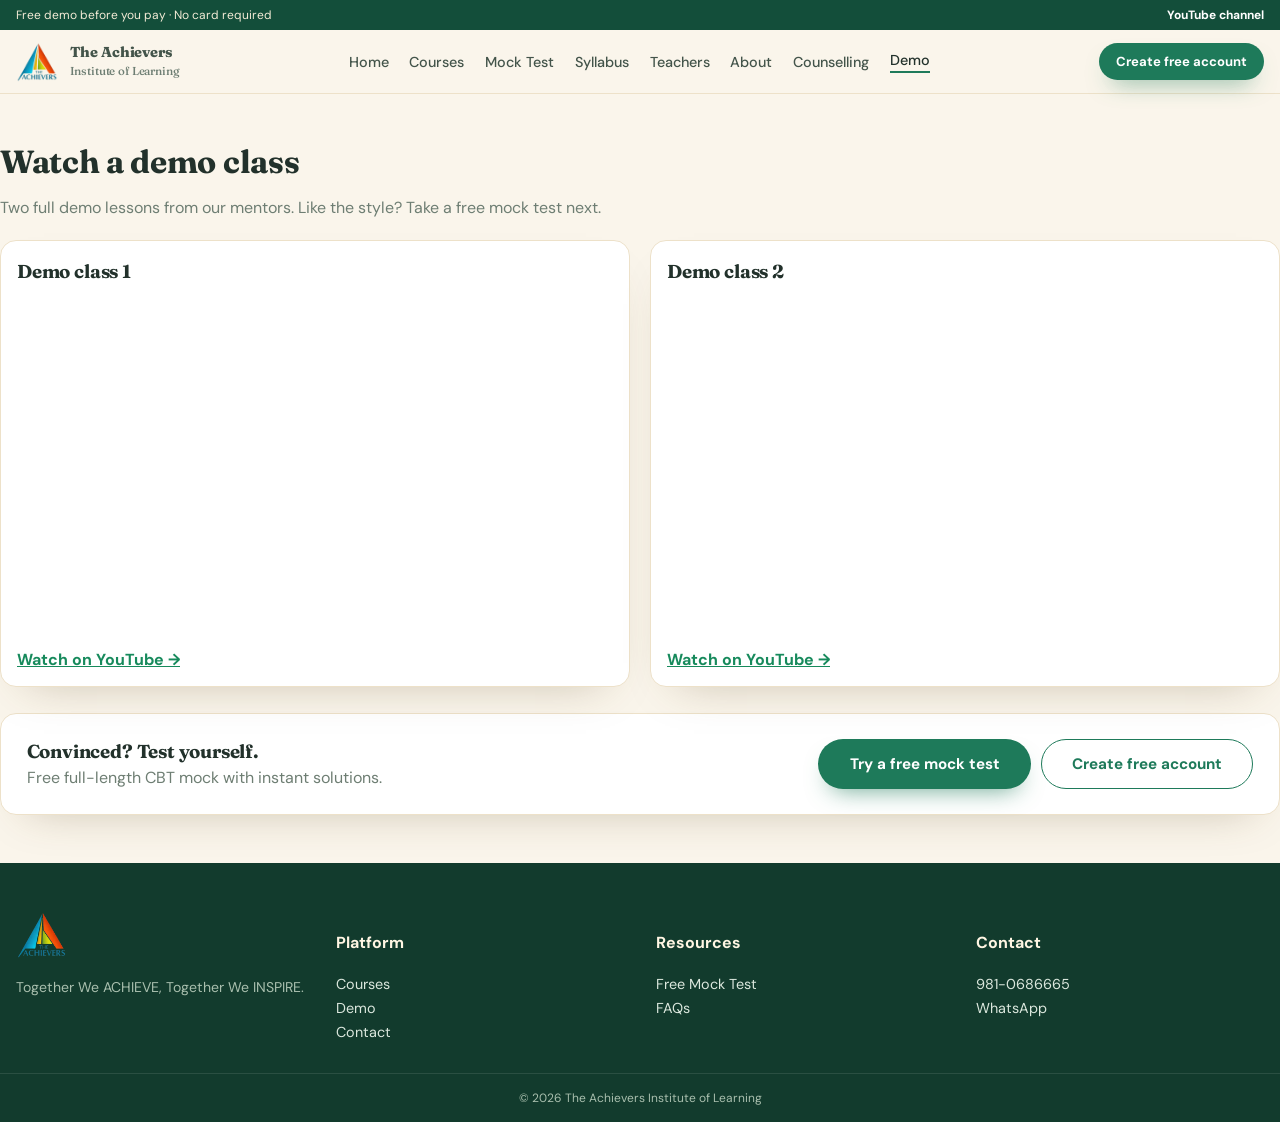
<file: demo.html>
<!DOCTYPE html>
<html lang="en">
<head>
<meta charset="UTF-8"><meta name="viewport" content="width=device-width, initial-scale=1">
<title>Demo Classes — The Achievers Institute of Learning</title>
<meta name="description" content="Watch free demo classes from The Achievers mentors, then try a free CBT mock test before you enrol.">
<link rel="canonical" href="https://theachievers.com.np/demo">
<link rel="icon" href="images/logo-mark.webp">
<link rel="preconnect" href="https://fonts.googleapis.com"><link rel="preconnect" href="https://fonts.gstatic.com" crossorigin>
<link href="https://fonts.googleapis.com/css2?family=Fraunces:opsz,wght@9..144,600;9..144,700&family=DM+Sans:wght@400;500;700&display=swap" rel="stylesheet">
<link rel="stylesheet" href="css/style.css">
</head>
<body>
<div class="topbar"><div class="wrap" style="display:flex;justify-content:space-between;gap:1rem;padding-top:.45rem;padding-bottom:.45rem;flex-wrap:wrap">
<span>Free demo before you pay · No card required</span>
<a href="https://youtube.com/@TheAchieversAcademy-edu" target="_blank" rel="noopener" style="font-weight:700;color:#fff;text-decoration:none">YouTube channel</a>
</div></div>
<header class="nav"><nav class="wrap" style="display:flex;align-items:center;justify-content:space-between;gap:1rem;padding-top:.7rem;padding-bottom:.7rem">
<a href="index.html" style="display:flex;align-items:center;gap:.7rem;text-decoration:none"><img src="images/logo-mark.webp" alt="The Achievers logo" style="height:2.5rem"><span class="font-head" style="font-weight:800;font-size:.9rem;line-height:1.2">The Achievers<br><span class="muted" style="font-weight:500;font-size:.72rem">Institute of Learning</span></span></a>
<div class="navlinks" style="display:flex;align-items:center;gap:1.3rem">
<a class="nl" href="index.html">Home</a><a class="nl" href="courses.html">Courses</a><a class="nl" href="mock-test.html">Mock Test</a><a class="nl" href="syllabus.html">Syllabus</a><a class="nl" href="teachers.html">Teachers</a><a class="nl" href="about.html">About</a><a class="nl" href="counselling.html">Counselling</a><a class="nl on" href="demo.html">Demo</a>
</div>
<div style="display:flex;gap:.5rem;align-items:center"><a href="register.html" class="btn btn-red" style="padding:.55rem 1rem;font-size:.82rem">Create free account</a><button id="menuBtn" class="btn btn-ghost" style="display:none;padding:.55rem .8rem" aria-label="Open menu">☰</button></div></nav>
<div id="mobileMenu" class="wrap" style="padding-bottom:1rem"><div class="glass" style="border-radius:.8rem;padding:.8rem;display:grid;gap:.2rem">
<a class="nl" href="index.html">Home</a><a class="nl" href="courses.html">Courses</a><a class="nl" href="mock-test.html">Mock Test</a><a class="nl" href="demo.html">Demo</a><a class="nl" href="contact.html">Contact</a>
</div></div></header>

<main class="wrap sec-sm">
<h1 style="margin:0">Watch a demo class</h1>
<p class="muted">Two full demo lessons from our mentors. Like the style? Take a free mock test next.</p>
<div class="grid g2" style="margin-top:1.4rem">
<div class="glass" style="border-radius:1rem;padding:1rem"><h3 style="color:#fff;margin:.2rem 0 .8rem">Demo class 1</h3><iframe class="video" src="https://www.youtube.com/embed/F5O0jsU6FJE" title="Demo class video 1" allow="accelerometer; autoplay; clipboard-write; encrypted-media; gyroscope; picture-in-picture" allowfullscreen loading="lazy"></iframe><p style="margin:.8rem 0 0"><a href="https://www.youtube.com/watch?v=F5O0jsU6FJE" target="_blank" rel="noopener" style="color:#178A5C;font-weight:700">Watch on YouTube →</a></p></div>
<div class="glass" style="border-radius:1rem;padding:1rem"><h3 style="color:#fff;margin:.2rem 0 .8rem">Demo class 2</h3><iframe class="video" src="https://www.youtube.com/embed/_WXO4T1bXhM" title="Demo class video 2" allow="accelerometer; autoplay; clipboard-write; encrypted-media; gyroscope; picture-in-picture" allowfullscreen loading="lazy"></iframe><p style="margin:.8rem 0 0"><a href="https://www.youtube.com/watch?v=_WXO4T1bXhM" target="_blank" rel="noopener" style="color:#178A5C;font-weight:700">Watch on YouTube →</a></p></div>
</div>
<div class="glass" style="border-radius:1rem;padding:1.6rem;margin-top:1.6rem;display:flex;flex-wrap:wrap;gap:1rem;align-items:center;justify-content:space-between">
<div><h3 style="color:#fff;margin:0">Convinced? Test yourself.</h3><p class="muted" style="margin:.3rem 0 0">Free full-length CBT mock with instant solutions.</p></div>
<div style="display:flex;gap:.6rem;flex-wrap:wrap"><a href="mock-test.html" class="btn btn-red">Try a free mock test</a><a href="register.html" class="btn btn-ghost">Create free account</a></div>
</div>
</main>

<footer class="footer"><div class="wrap" style="display:grid;gap:2rem;padding-top:3rem;padding-bottom:2rem;grid-template-columns:repeat(auto-fit,minmax(12rem,1fr))">
<div><img src="images/logo-mark.webp" alt="The Achievers logo" style="height:3rem"><p class="muted" style="font-size:.88rem">Together We ACHIEVE, Together We INSPIRE.</p></div>
<div><h4 style="color:#fff">Platform</h4><div style="display:grid;gap:.4rem"><a href="courses.html">Courses</a><a href="demo.html">Demo</a><a href="contact.html">Contact</a></div></div>
<div><h4 style="color:#fff">Resources</h4><div style="display:grid;gap:.4rem"><a href="mock-test.html">Free Mock Test</a><a href="faqs.html">FAQs</a></div></div>
<div><h4 style="color:#fff">Contact</h4><div style="display:grid;gap:.4rem" class="muted"><a href="tel:9810686665">981-0686665</a><a href="https://wa.me/9779810686665" target="_blank" rel="noopener">WhatsApp</a></div></div></div>
<div style="border-top:1px solid rgba(255,255,255,.1);text-align:center;font-size:.75rem;padding:1rem" class="muted">© <span class="js-year"></span> The Achievers Institute of Learning</div></footer>
<script src="js/app.js"></script>
</body>
</html>
</file>
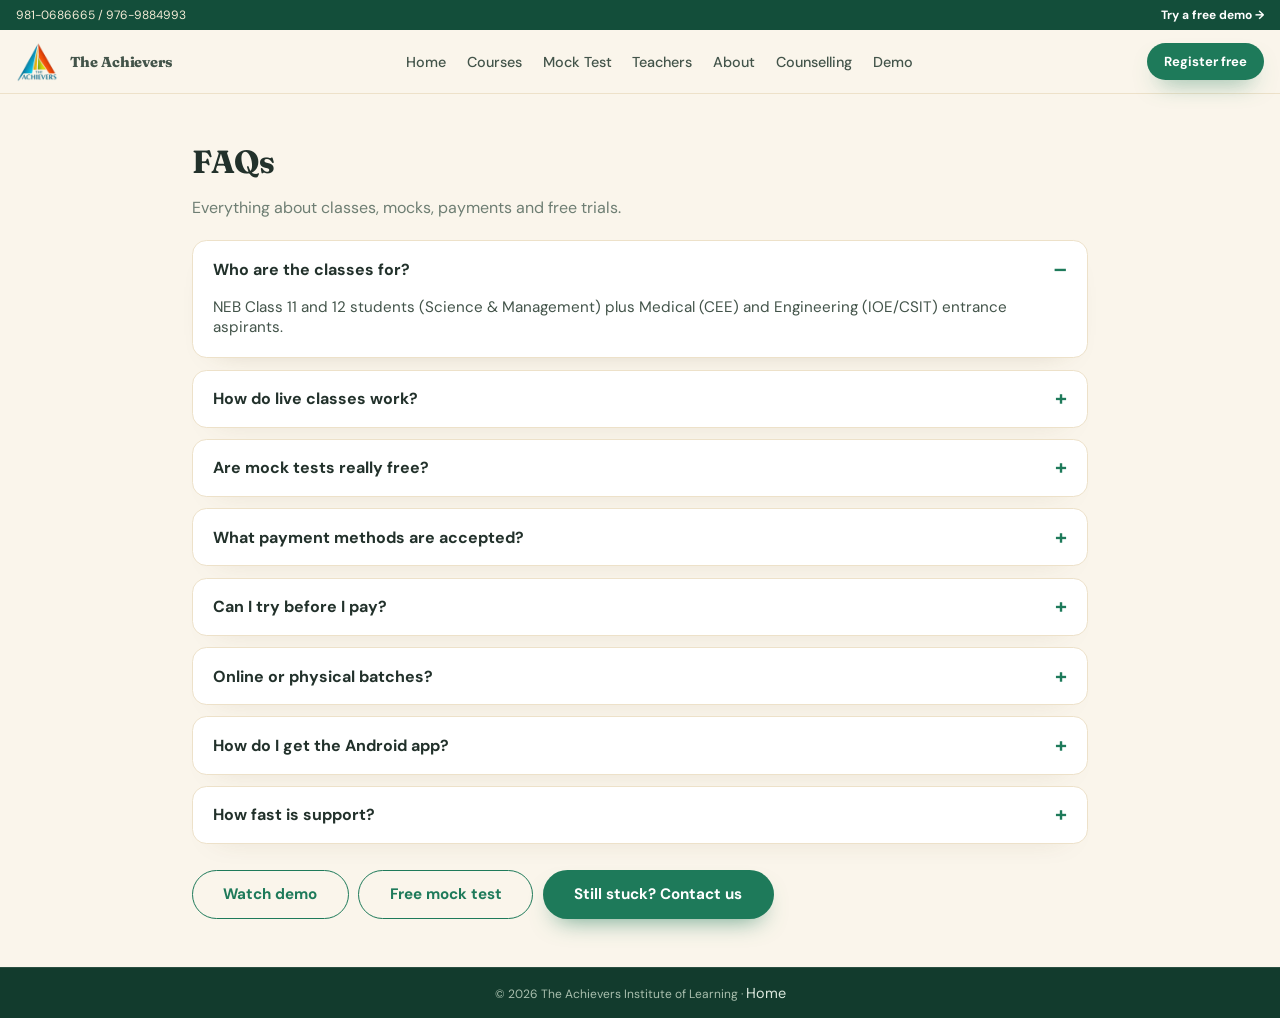
<file: faqs.html>
<!DOCTYPE html>
<html lang="en">
<head>
<meta charset="UTF-8"><meta name="viewport" content="width=device-width, initial-scale=1">
<title>FAQs — The Achievers Institute of Learning</title>
<meta name="description" content="Answers about classes, mock tests, payments, demo and counselling at The Achievers.">
<link rel="canonical" href="https://theachievers.com.np/faqs">
<link rel="icon" href="images/logo-mark.webp">
<link rel="preconnect" href="https://fonts.googleapis.com"><link rel="preconnect" href="https://fonts.gstatic.com" crossorigin>
<link href="https://fonts.googleapis.com/css2?family=Fraunces:opsz,wght@9..144,600;9..144,700&family=DM+Sans:wght@400;500;700&display=swap" rel="stylesheet">
<link rel="stylesheet" href="css/style.css">
<script type="application/ld+json">{"@context":"https://schema.org","@type":"FAQPage","mainEntity":[{"@type":"Question","name":"Who are the classes for?","acceptedAnswer":{"@type":"Answer","text":"NEB Class 11 and 12 (Science & Management) plus CEE and IOE/CSIT aspirants."}},{"@type":"Question","name":"How do live classes work?","acceptedAnswer":{"@type":"Answer","text":"Streamed live on a fixed weekly schedule; every class is recorded for rewatch."}},{"@type":"Question","name":"Are mock tests really free?","acceptedAnswer":{"@type":"Answer","text":"Yes — chapter-wise and full-length mocks with instant results."}},{"@type":"Question","name":"What payment methods are accepted?","acceptedAnswer":{"@type":"Answer","text":"eSewa, Khalti, Fonepay and Nepali bank transfers."}},{"@type":"Question","name":"Can I try before I pay?","acceptedAnswer":{"@type":"Answer","text":"Yes — free demo class or free mock test before enrolling."}}]}</script>
</head>
<body>
<div class="topbar"><div class="wrap" style="display:flex;justify-content:space-between;padding-top:.45rem;padding-bottom:.45rem;flex-wrap:wrap"><span>981-0686665 / 976-9884993</span><a href="demo.html" style="font-weight:700;color:#fff;text-decoration:none">Try a free demo →</a></div></div>
<header class="nav"><nav class="wrap" style="display:flex;align-items:center;justify-content:space-between;gap:1rem;padding-top:.7rem;padding-bottom:.7rem">
<a href="index.html" style="display:flex;align-items:center;gap:.7rem;text-decoration:none"><img src="images/logo-mark.webp" alt="The Achievers logo" style="height:2.5rem"><span class="font-head" style="font-weight:800;font-size:.9rem">The Achievers</span></a>
<div class="navlinks" style="display:flex;gap:1.3rem"><a class="nl" href="index.html">Home</a><a class="nl" href="courses.html">Courses</a><a class="nl" href="mock-test.html">Mock Test</a><a class="nl" href="teachers.html">Teachers</a><a class="nl" href="about.html">About</a><a class="nl" href="counselling.html">Counselling</a><a class="nl" href="demo.html">Demo</a></div>
<div style="display:flex;gap:.5rem;align-items:center"><a href="register.html" class="btn btn-red" style="padding:.55rem 1rem;font-size:.82rem">Register free</a><button id="menuBtn" class="btn btn-ghost" style="display:none;padding:.55rem .8rem" aria-label="Open menu">☰</button></div></nav>
<div id="mobileMenu" class="wrap" style="padding-bottom:1rem"><div class="glass" style="border-radius:.8rem;padding:.8rem;display:grid"><a class="nl" href="index.html">Home</a><a class="nl" href="faqs.html">FAQs</a><a class="nl" href="contact.html">Contact</a></div></div></header>
<main class="wrap sec-sm" style="max-width:56rem">
<h1 style="margin:0">FAQs</h1>
<p class="muted">Everything about classes, mocks, payments and free trials.</p>
<div style="display:grid;gap:.7rem;margin-top:1.4rem">
<details class="faq" open><summary>Who are the classes for?</summary><div class="body">NEB Class 11 and 12 students (Science &amp; Management) plus Medical (CEE) and Engineering (IOE/CSIT) entrance aspirants.</div></details>
<details class="faq"><summary>How do live classes work?</summary><div class="body">Streamed live on a fixed weekly schedule; every class is also recorded for rewatch on web or the Android app.</div></details>
<details class="faq"><summary>Are mock tests really free?</summary><div class="body">Yes — enrolled students get free chapter-wise and full-length mocks with instant results, solutions, percentile and weak-area analysis.</div></details>
<details class="faq"><summary>What payment methods are accepted?</summary><div class="body">eSewa, Khalti, Fonepay and major Nepali bank transfers. Secure, encrypted checkout. No hidden fees · cancel anytime.</div></details>
<details class="faq"><summary>Can I try before I pay?</summary><div class="body">Yes — book a free demo class, take a free mock test, or request free 1-on-1 counselling (Sun–Fri).</div></details>
<details class="faq"><summary>Online or physical batches?</summary><div class="body">Both. Online runs on web + Android app; physical batches at Puspalal Chowk, Mahendranagar have limited seats.</div></details>
<details class="faq"><summary>How do I get the Android app?</summary><div class="body"><a href="https://play.google.com/store/apps/details?id=com.theachievers.learning" target="_blank" rel="noopener" style="color:#178A5C">Get it on Google Play</a>. iOS is coming soon.</div></details>
<details class="faq"><summary>How fast is support?</summary><div class="body">Doubts are cleared live in class and on chat after. Counselling and contact messages get a reply within 24 hours. WhatsApp: 981-0686665.</div></details>
</div>
<div style="display:flex;gap:.6rem;flex-wrap:wrap;margin-top:1.6rem"><a href="demo.html" class="btn btn-ghost">Watch demo</a><a href="mock-test.html" class="btn btn-ghost">Free mock test</a><a href="contact.html" class="btn btn-red">Still stuck? Contact us</a></div>
</main>
<footer class="footer"><div style="border-top:1px solid rgba(255,255,255,.1);text-align:center;font-size:.75rem;padding:1rem" class="muted">© <span class="js-year"></span> The Achievers Institute of Learning · <a href="index.html">Home</a></div></footer>
<script src="js/app.js"></script>
</body>
</html>
</file>
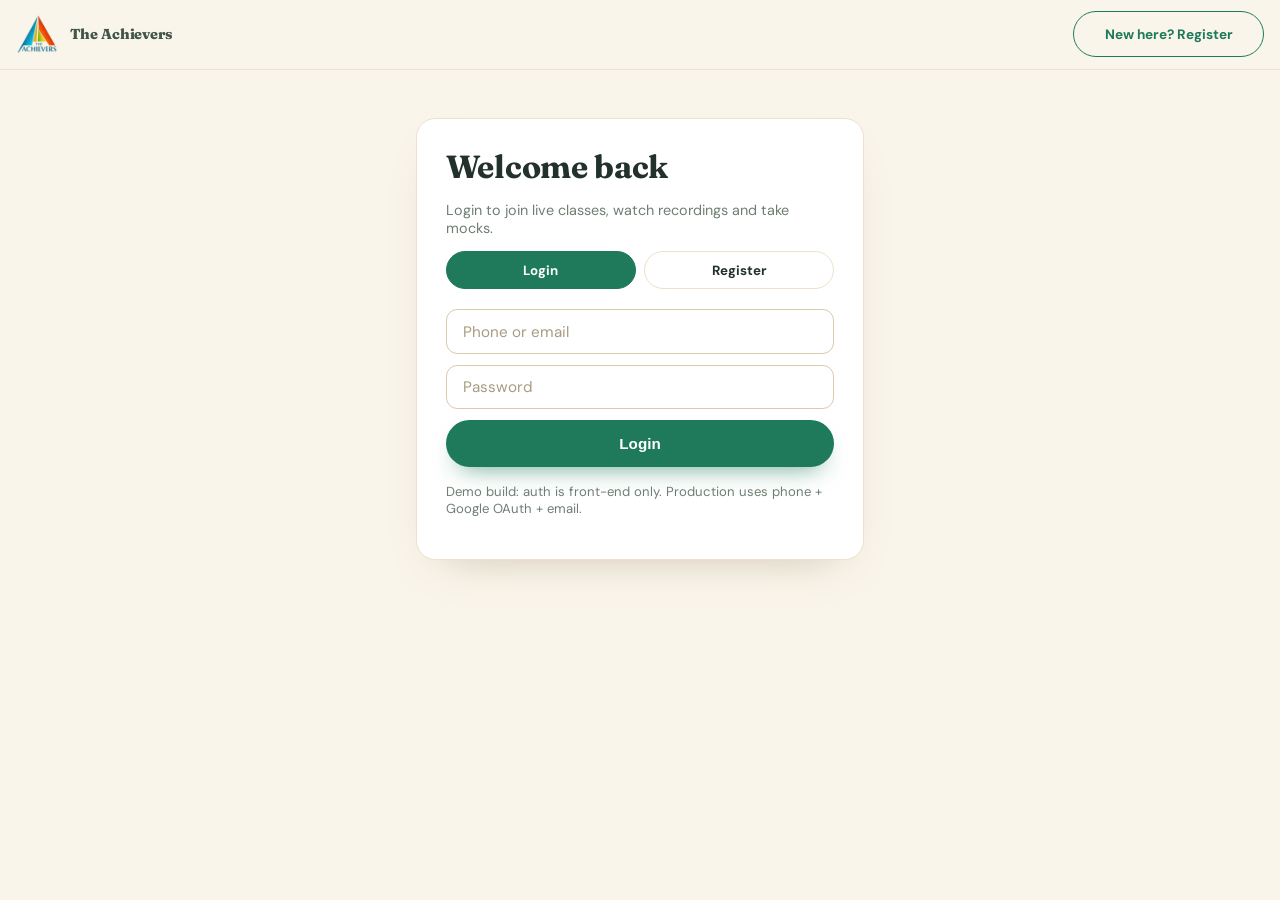
<file: login.html>
<!DOCTYPE html>
<html lang="en">
<head>
<meta charset="UTF-8"><meta name="viewport" content="width=device-width, initial-scale=1">
<title>Sign In — The Achievers Institute of Learning</title>
<meta name="robots" content="noindex, follow">
<link rel="icon" href="images/logo-mark.webp">
<link rel="preconnect" href="https://fonts.googleapis.com"><link rel="preconnect" href="https://fonts.gstatic.com" crossorigin>
<link href="https://fonts.googleapis.com/css2?family=Fraunces:opsz,wght@9..144,600;9..144,700&family=DM+Sans:wght@400;500;700&display=swap" rel="stylesheet">
<link rel="stylesheet" href="css/style.css">
</head>
<body>
<header class="nav"><nav class="wrap" style="display:flex;align-items:center;justify-content:space-between;padding-top:.7rem;padding-bottom:.7rem">
<a href="index.html" style="display:flex;align-items:center;gap:.7rem;text-decoration:none"><img src="images/logo-mark.webp" alt="The Achievers logo" style="height:2.5rem"><span class="font-head" style="font-weight:800;font-size:.9rem">The Achievers</span></a>
<a href="register.html" class="btn btn-ghost" style="font-size:.85rem">New here? Register</a></nav></header>
<main class="wrap sec-sm" style="max-width:28rem">
<div class="glass" style="border-radius:1.2rem;padding:1.8rem">
<h1 style="margin:0">Welcome back</h1>
<p class="muted" style="font-size:.9rem">Login to join live classes, watch recordings and take mocks.</p>
<div class="tabs"><button class="tab on" data-tab="login">Login</button><button class="tab" data-tab="register">Register</button></div>
<form id="loginForm" style="display:grid;gap:.7rem"><input required class="field" placeholder="Phone or email"><input required type="password" class="field" placeholder="Password"><button class="btn btn-red">Login</button></form>
<form id="registerForm" style="display:none;gap:.7rem;flex-direction:column"><input required class="field" placeholder="Full name"><input required type="tel" class="field" placeholder="Phone number"><button class="btn btn-red">Create account</button><p class="muted" style="font-size:.8rem">Full form on the <a href="register.html" style="color:#178A5C">register page</a>.</p></form>
<p id="loginMsg" style="display:none;font-size:.88rem"></p>
<p class="muted" style="font-size:.82rem;margin-top:1rem">Demo build: auth is front-end only. Production uses phone + Google OAuth + email.</p>
</div></main>
<script src="js/app.js"></script>
</body>
</html>
</file>
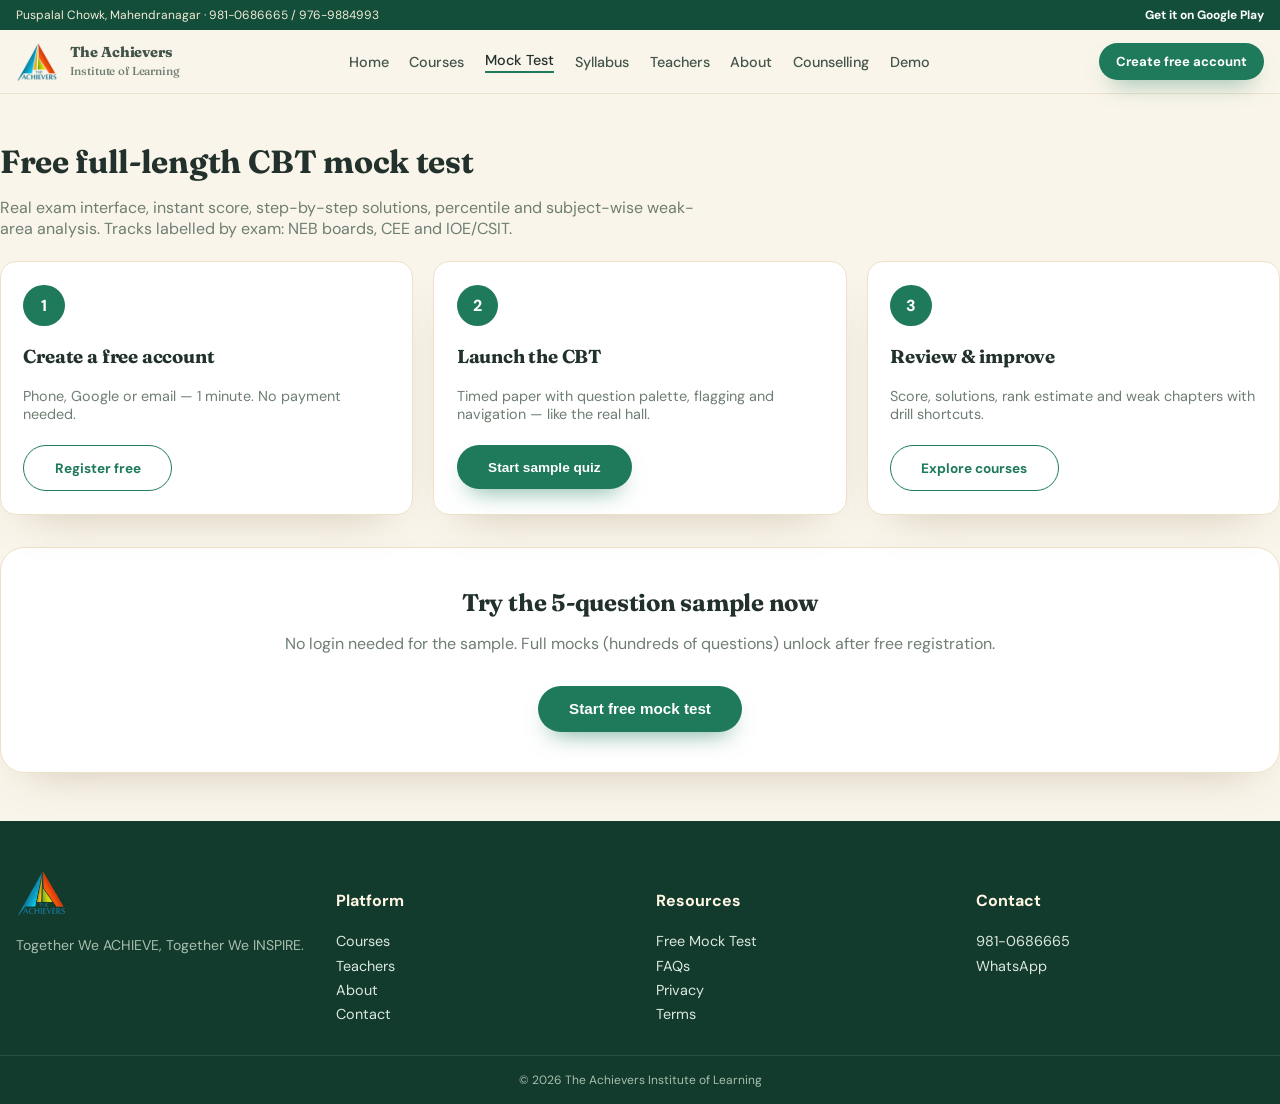
<file: mock-test.html>
<!DOCTYPE html>
<html lang="en">
<head>
<meta charset="UTF-8"><meta name="viewport" content="width=device-width, initial-scale=1">
<title>Free Mock Tests — The Achievers Institute of Learning</title>
<meta name="description" content="Free full-length CBT mock test: real exam interface, instant score, solutions, percentile and weak-area analysis.">
<link rel="canonical" href="https://theachievers.com.np/tests/free">
<link rel="icon" href="images/logo-mark.webp">
<link rel="preconnect" href="https://fonts.googleapis.com"><link rel="preconnect" href="https://fonts.gstatic.com" crossorigin>
<link href="https://fonts.googleapis.com/css2?family=Fraunces:opsz,wght@9..144,600;9..144,700&family=DM+Sans:wght@400;500;700&display=swap" rel="stylesheet">
<link rel="stylesheet" href="css/style.css">
</head>
<body>
<div class="topbar"><div class="wrap" style="display:flex;justify-content:space-between;gap:1rem;padding-top:.45rem;padding-bottom:.45rem;flex-wrap:wrap">
<span>Puspalal Chowk, Mahendranagar · 981-0686665 / 976-9884993</span>
<a href="https://play.google.com/store/apps/details?id=com.theachievers.learning" target="_blank" rel="noopener" style="font-weight:700;color:#fff;text-decoration:none">Get it on Google Play</a>
</div></div>
<header class="nav"><nav class="wrap" style="display:flex;align-items:center;justify-content:space-between;gap:1rem;padding-top:.7rem;padding-bottom:.7rem">
<a href="index.html" style="display:flex;align-items:center;gap:.7rem;text-decoration:none"><img src="images/logo-mark.webp" alt="The Achievers logo" style="height:2.5rem"><span class="font-head" style="font-weight:800;font-size:.9rem;line-height:1.2">The Achievers<br><span class="muted" style="font-weight:500;font-size:.72rem">Institute of Learning</span></span></a>
<div class="navlinks" style="display:flex;align-items:center;gap:1.3rem">
<a class="nl" href="index.html">Home</a><a class="nl" href="courses.html">Courses</a><a class="nl on" href="mock-test.html">Mock Test</a><a class="nl" href="syllabus.html">Syllabus</a><a class="nl" href="teachers.html">Teachers</a><a class="nl" href="about.html">About</a><a class="nl" href="counselling.html">Counselling</a><a class="nl" href="demo.html">Demo</a>
</div>
<div style="display:flex;gap:.5rem;align-items:center"><a href="register.html" class="btn btn-red" style="padding:.55rem 1rem;font-size:.82rem">Create free account</a><button id="menuBtn" class="btn btn-ghost" style="display:none;padding:.55rem .8rem" aria-label="Open menu">☰</button></div></nav>
<div id="mobileMenu" class="wrap" style="padding-bottom:1rem"><div class="glass" style="border-radius:.8rem;padding:.8rem;display:grid;gap:.2rem">
<a class="nl" href="index.html">Home</a><a class="nl" href="courses.html">Courses</a><a class="nl" href="mock-test.html">Mock Test</a><a class="nl" href="syllabus.html">Syllabus</a><a class="nl" href="teachers.html">Teachers</a><a class="nl" href="about.html">About</a><a class="nl" href="counselling.html">Counselling</a><a class="nl" href="demo.html">Demo</a><a class="nl" href="contact.html">Contact</a>
</div></div></header>

<main class="wrap sec-sm">
<h1 style="margin:0">Free full-length CBT mock test</h1>
<p class="muted" style="max-width:44rem">Real exam interface, instant score, step-by-step solutions, percentile and subject-wise weak-area analysis. Tracks labelled by exam: NEB boards, CEE and IOE/CSIT.</p>

<div class="grid g3" style="margin-top:1.4rem">
<div class="glass card-hover" style="border-radius:1rem;padding:1.4rem"><div class="step-num">1</div><h3 style="color:#fff">Create a free account</h3><p class="muted" style="font-size:.9rem">Phone, Google or email — 1 minute. No payment needed.</p><a href="register.html" class="btn btn-ghost" style="font-size:.85rem;margin-top:.5rem">Register free</a></div>
<div class="glass card-hover" style="border-radius:1rem;padding:1.4rem"><div class="step-num">2</div><h3 style="color:#fff">Launch the CBT</h3><p class="muted" style="font-size:.9rem">Timed paper with question palette, flagging and navigation — like the real hall.</p><button data-open="quizModal" class="btn btn-red" style="font-size:.85rem;margin-top:.5rem">Start sample quiz</button></div>
<div class="glass card-hover" style="border-radius:1rem;padding:1.4rem"><div class="step-num">3</div><h3 style="color:#fff">Review &amp; improve</h3><p class="muted" style="font-size:.9rem">Score, solutions, rank estimate and weak chapters with drill shortcuts.</p><a href="courses.html" class="btn btn-ghost" style="font-size:.85rem;margin-top:.5rem">Explore courses</a></div>
</div>

<div class="glass" style="border-radius:1.5rem;padding:2.5rem;margin-top:2rem;text-align:center">
<h2 style="color:#fff;margin:0">Try the 5-question sample now</h2>
<p class="muted">No login needed for the sample. Full mocks (hundreds of questions) unlock after free registration.</p>
<button data-open="quizModal" class="btn btn-red" style="margin-top:1rem">Start free mock test</button>
</div>
</main>

<footer class="footer"><div class="wrap" style="display:grid;gap:2rem;padding-top:3rem;padding-bottom:2rem;grid-template-columns:repeat(auto-fit,minmax(12rem,1fr))">
<div><img src="images/logo-mark.webp" alt="The Achievers logo" style="height:3rem"><p class="muted" style="font-size:.88rem">Together We ACHIEVE, Together We INSPIRE.</p></div>
<div><h4 style="color:#fff">Platform</h4><div style="display:grid;gap:.4rem"><a href="courses.html">Courses</a><a href="teachers.html">Teachers</a><a href="about.html">About</a><a href="contact.html">Contact</a></div></div>
<div><h4 style="color:#fff">Resources</h4><div style="display:grid;gap:.4rem"><a href="mock-test.html">Free Mock Test</a><a href="faqs.html">FAQs</a><a href="privacy.html">Privacy</a><a href="terms.html">Terms</a></div></div>
<div><h4 style="color:#fff">Contact</h4><div style="display:grid;gap:.4rem" class="muted"><a href="tel:9810686665">981-0686665</a><a href="https://wa.me/9779810686665" target="_blank" rel="noopener">WhatsApp</a></div></div></div>
<div style="border-top:1px solid rgba(255,255,255,.1);text-align:center;font-size:.75rem;padding:1rem" class="muted">© <span class="js-year"></span> The Achievers Institute of Learning</div></footer>

<div id="quizModal" class="modal" style="position:fixed;inset:0;z-index:50;align-items:center;justify-content:center;padding:1rem;background:rgba(0,0,0,.7)"><div class="glass" style="background:rgba(15,23,42,.96);border-radius:1rem;width:100%;max-width:32rem;padding:1.5rem;position:relative"><button data-close style="position:absolute;top:.6rem;right:1rem;font-size:1.5rem;background:none;border:0;color:#94a3b8;cursor:pointer">×</button><div id="quizBody"></div></div></div>
<div id="bookModal" class="modal" style="position:fixed;inset:0;z-index:50;align-items:center;justify-content:center;padding:1rem;background:rgba(0,0,0,.7)"><div class="glass" style="background:rgba(15,23,42,.96);border-radius:1rem;width:100%;max-width:26rem;padding:1.5rem;position:relative">
<button data-close style="position:absolute;top:.6rem;right:1rem;font-size:1.5rem;background:none;border:0;color:#94a3b8;cursor:pointer">×</button>
<h3 style="color:#fff;margin:0">Book a free demo</h3><p id="bookFor" class="muted" style="font-size:.85rem">We will call you back to confirm.</p>
<form id="bookForm" style="display:grid;gap:.7rem;margin-top:1rem"><input required class="field" placeholder="Student name"><input required type="tel" class="field" placeholder="Phone number"><select id="bookType" class="field"><option>Free demo class</option><option>Career counselling</option></select><input required type="date" id="bookDate" class="field"><button class="btn btn-red">Confirm booking</button></form>
<p id="bookMsg" style="display:none"></p></div></div>
<script src="js/app.js"></script>
</body>
</html>
</file>
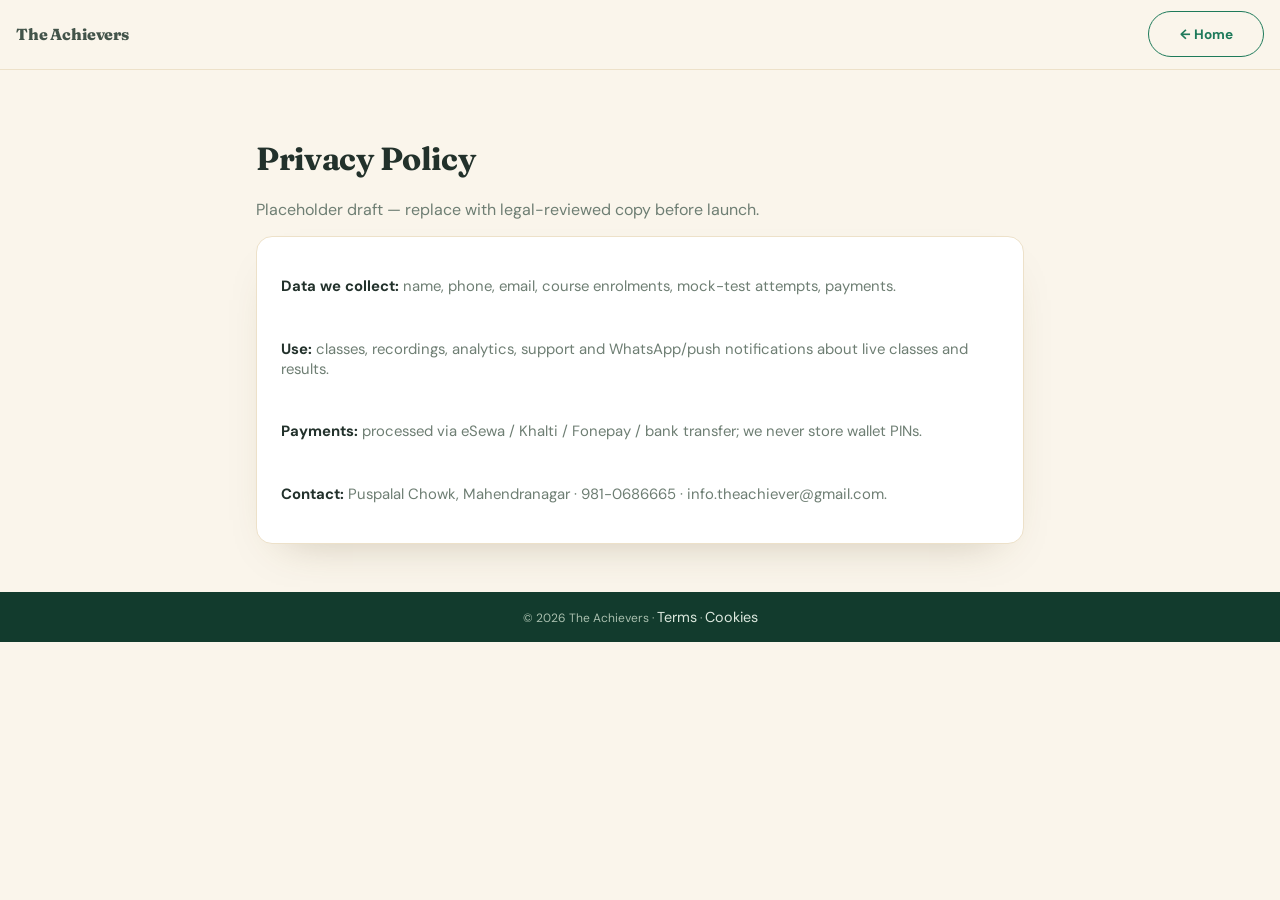
<file: privacy.html>
<!DOCTYPE html>
<html lang="en">
<head><meta charset="UTF-8"><meta name="viewport" content="width=device-width, initial-scale=1">
<title>Privacy Policy — The Achievers Institute of Learning</title><link rel="icon" href="images/logo-mark.webp">
<link href="https://fonts.googleapis.com/css2?family=Fraunces:opsz,wght@9..144,600;9..144,700&family=DM+Sans:wght@400;500;700&display=swap" rel="stylesheet">
<link rel="stylesheet" href="css/style.css"></head>
<body>
<header class="nav"><nav class="wrap" style="display:flex;justify-content:space-between;align-items:center;padding-top:.7rem;padding-bottom:.7rem">
<a href="index.html" style="text-decoration:none;font-weight:800" class="font-head">The Achievers</a><a href="index.html" class="btn btn-ghost" style="font-size:.85rem">← Home</a></nav></header>
<main class="wrap sec-sm" style="max-width:48rem">
<h1>Privacy Policy</h1>
<p class="muted">Placeholder draft — replace with legal-reviewed copy before launch.</p>
<div class="glass" style="border-radius:1rem;padding:1.5rem;display:grid;gap:.8rem;font-size:.93rem">
<p><strong style="color:var(--ink)">Data we collect:</strong> <span class="muted">name, phone, email, course enrolments, mock-test attempts, payments.</span></p>
<p><strong style="color:var(--ink)">Use:</strong> <span class="muted">classes, recordings, analytics, support and WhatsApp/push notifications about live classes and results.</span></p>
<p><strong style="color:var(--ink)">Payments:</strong> <span class="muted">processed via eSewa / Khalti / Fonepay / bank transfer; we never store wallet PINs.</span></p>
<p><strong style="color:var(--ink)">Contact:</strong> <span class="muted">Puspalal Chowk, Mahendranagar · 981-0686665 · info.theachiever@gmail.com.</span></p>
</div></main>
<footer class="footer"><div style="text-align:center;font-size:.75rem;padding:1rem" class="muted">© <span class="js-year"></span> The Achievers · <a href="terms.html">Terms</a> · <a href="cookies.html">Cookies</a></div></footer>
<script src="js/app.js"></script>
</body>
</html>
</file>
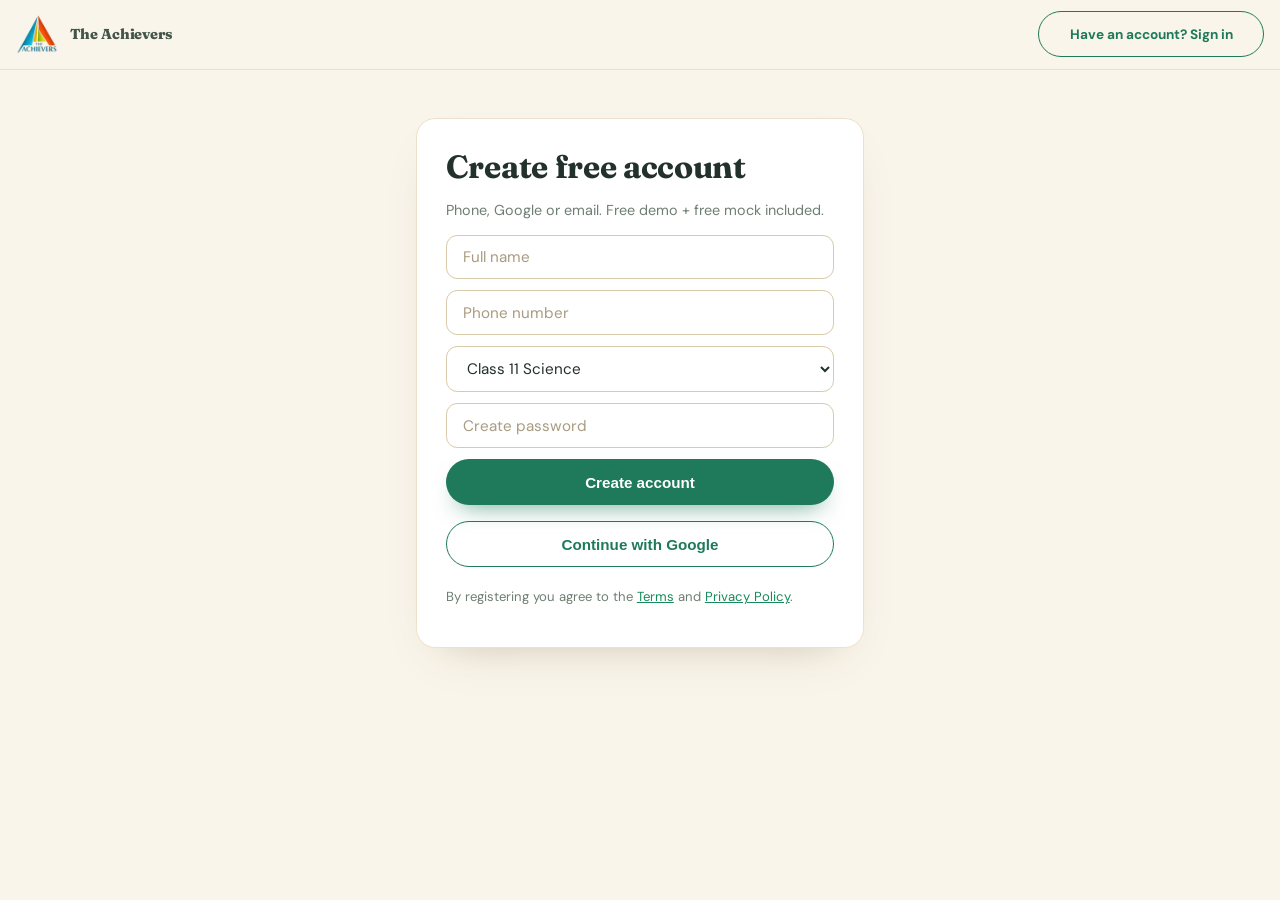
<file: register.html>
<!DOCTYPE html>
<html lang="en">
<head>
<meta charset="UTF-8"><meta name="viewport" content="width=device-width, initial-scale=1">
<title>Register — The Achievers Institute of Learning</title>
<meta name="description" content="Create a free Achievers account with phone, Google or email. Unlock free mocks, demo classes and counselling.">
<link rel="canonical" href="https://theachievers.com.np/register">
<link rel="icon" href="images/logo-mark.webp">
<link rel="preconnect" href="https://fonts.googleapis.com"><link rel="preconnect" href="https://fonts.gstatic.com" crossorigin>
<link href="https://fonts.googleapis.com/css2?family=Fraunces:opsz,wght@9..144,600;9..144,700&family=DM+Sans:wght@400;500;700&display=swap" rel="stylesheet">
<link rel="stylesheet" href="css/style.css">
</head>
<body>
<header class="nav"><nav class="wrap" style="display:flex;align-items:center;justify-content:space-between;padding-top:.7rem;padding-bottom:.7rem">
<a href="index.html" style="display:flex;align-items:center;gap:.7rem;text-decoration:none"><img src="images/logo-mark.webp" alt="The Achievers logo" style="height:2.5rem"><span class="font-head" style="font-weight:800;font-size:.9rem">The Achievers</span></a>
<a href="login.html" class="btn btn-ghost" style="font-size:.85rem">Have an account? Sign in</a></nav></header>
<main class="wrap sec-sm" style="max-width:28rem">
<div class="glass" style="border-radius:1.2rem;padding:1.8rem">
<h1 style="margin:0">Create free account</h1>
<p class="muted" style="font-size:.9rem">Phone, Google or email. Free demo + free mock included.</p>
<form id="registerForm" style="display:grid;gap:.7rem;margin-top:1rem">
<input required class="field" placeholder="Full name">
<input required type="tel" class="field" placeholder="Phone number">
<select class="field"><option>Class 11 Science</option><option>Class 12 Science</option><option>Management</option><option>Medical CEE</option><option>IOE / CSIT</option></select>
<input required type="password" class="field" placeholder="Create password">
<button class="btn btn-red">Create account</button>
</form>
<p id="registerFormMsg" style="display:none"></p>
<div style="display:grid;gap:.5rem;margin-top:1rem">
<button class="btn btn-ghost" onclick="document.getElementById('registerFormMsg').textContent='Google sign-in wires to OAuth in production.';document.getElementById('registerFormMsg').style.display='block';">Continue with Google</button>
<p class="muted" style="font-size:.82rem">By registering you agree to the <a href="terms.html" style="color:#178A5C">Terms</a> and <a href="privacy.html" style="color:#178A5C">Privacy Policy</a>.</p>
</div></div></main>
<script src="js/app.js"></script>
</body>
</html>
</file>
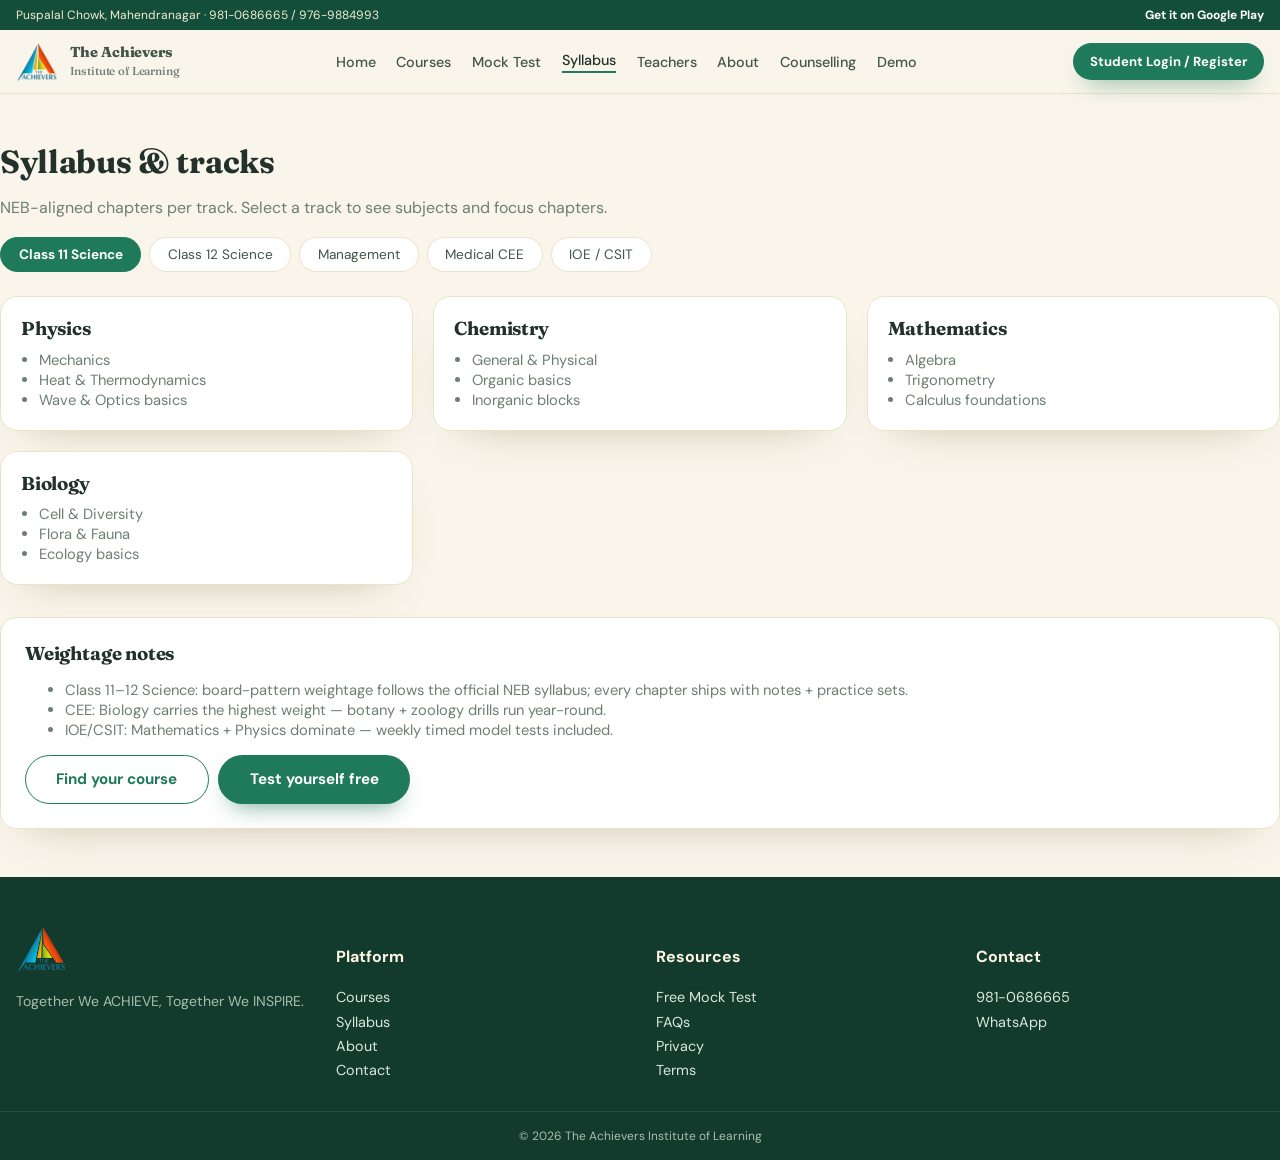
<file: syllabus.html>
<!DOCTYPE html>
<html lang="en">
<head>
<meta charset="UTF-8"><meta name="viewport" content="width=device-width, initial-scale=1">
<title>Syllabus & Tracks — The Achievers Institute of Learning</title>
<meta name="description" content="Chapter-by-chapter syllabus per entrance track with subject weightage: Class 11/12 Science, Management, CEE and IOE/CSIT.">
<link rel="canonical" href="https://theachievers.com.np/syllabus">
<link rel="icon" href="images/logo-mark.webp">
<link rel="preconnect" href="https://fonts.googleapis.com"><link rel="preconnect" href="https://fonts.gstatic.com" crossorigin>
<link href="https://fonts.googleapis.com/css2?family=Fraunces:opsz,wght@9..144,600;9..144,700&family=DM+Sans:wght@400;500;700&display=swap" rel="stylesheet">
<link rel="stylesheet" href="css/style.css">
</head>
<body>
<div class="topbar"><div class="wrap" style="display:flex;justify-content:space-between;gap:1rem;padding-top:.45rem;padding-bottom:.45rem;flex-wrap:wrap">
<span>Puspalal Chowk, Mahendranagar · 981-0686665 / 976-9884993</span>
<a href="https://play.google.com/store/apps/details?id=com.theachievers.learning" target="_blank" rel="noopener" style="font-weight:700;color:#fff;text-decoration:none">Get it on Google Play</a>
</div></div>
<header class="nav"><nav class="wrap" style="display:flex;align-items:center;justify-content:space-between;gap:1rem;padding-top:.7rem;padding-bottom:.7rem">
<a href="index.html" style="display:flex;align-items:center;gap:.7rem;text-decoration:none"><img src="images/logo-mark.webp" alt="The Achievers logo" style="height:2.5rem"><span class="font-head" style="font-weight:800;font-size:.9rem;line-height:1.2">The Achievers<br><span class="muted" style="font-weight:500;font-size:.72rem">Institute of Learning</span></span></a>
<div class="navlinks" style="display:flex;align-items:center;gap:1.3rem">
<a class="nl" href="index.html">Home</a><a class="nl" href="courses.html">Courses</a><a class="nl" href="mock-test.html">Mock Test</a><a class="nl on" href="syllabus.html">Syllabus</a><a class="nl" href="teachers.html">Teachers</a><a class="nl" href="about.html">About</a><a class="nl" href="counselling.html">Counselling</a><a class="nl" href="demo.html">Demo</a>
</div>
<div style="display:flex;gap:.5rem;align-items:center"><a href="login.html" class="btn btn-red" style="padding:.55rem 1rem;font-size:.82rem">Student Login / Register</a><button id="menuBtn" class="btn btn-ghost" style="display:none;padding:.55rem .8rem" aria-label="Open menu">☰</button></div></nav>
<div id="mobileMenu" class="wrap" style="padding-bottom:1rem"><div class="glass" style="border-radius:.8rem;padding:.8rem;display:grid;gap:.2rem">
<a class="nl" href="index.html">Home</a><a class="nl" href="courses.html">Courses</a><a class="nl" href="mock-test.html">Mock Test</a><a class="nl" href="syllabus.html">Syllabus</a><a class="nl" href="teachers.html">Teachers</a><a class="nl" href="about.html">About</a><a class="nl" href="counselling.html">Counselling</a><a class="nl" href="demo.html">Demo</a><a class="nl" href="contact.html">Contact</a>
</div></div></header>

<main class="wrap sec-sm">
<h1 style="margin:0">Syllabus &amp; tracks</h1>
<p class="muted">NEB-aligned chapters per track. Select a track to see subjects and focus chapters.</p>
<div id="sylTabs" style="display:flex;flex-wrap:wrap;gap:.5rem;margin-top:1.2rem"></div>
<div id="sylBody" class="grid g3" style="margin-top:1.5rem"></div>
<div class="glass" style="border-radius:1rem;padding:1.5rem;margin-top:2rem">
<h3 style="color:#fff;margin:0">Weightage notes</h3>
<ul class="muted" style="font-size:.92rem">
<li>Class 11–12 Science: board-pattern weightage follows the official NEB syllabus; every chapter ships with notes + practice sets.</li>
<li>CEE: Biology carries the highest weight — botany + zoology drills run year-round.</li>
<li>IOE/CSIT: Mathematics + Physics dominate — weekly timed model tests included.</li>
</ul>
<div style="display:flex;gap:.6rem;flex-wrap:wrap"><a href="courses.html" class="btn btn-ghost">Find your course</a><a href="mock-test.html" class="btn btn-red">Test yourself free</a></div>
</div>
</main>

<footer class="footer"><div class="wrap" style="display:grid;gap:2rem;padding-top:3rem;padding-bottom:2rem;grid-template-columns:repeat(auto-fit,minmax(12rem,1fr))">
<div><img src="images/logo-mark.webp" alt="The Achievers logo" style="height:3rem"><p class="muted" style="font-size:.88rem">Together We ACHIEVE, Together We INSPIRE.</p></div>
<div><h4 style="color:#fff">Platform</h4><div style="display:grid;gap:.4rem"><a href="courses.html">Courses</a><a href="syllabus.html">Syllabus</a><a href="about.html">About</a><a href="contact.html">Contact</a></div></div>
<div><h4 style="color:#fff">Resources</h4><div style="display:grid;gap:.4rem"><a href="mock-test.html">Free Mock Test</a><a href="faqs.html">FAQs</a><a href="privacy.html">Privacy</a><a href="terms.html">Terms</a></div></div>
<div><h4 style="color:#fff">Contact</h4><div style="display:grid;gap:.4rem" class="muted"><a href="tel:9810686665">981-0686665</a><a href="https://wa.me/9779810686665" target="_blank" rel="noopener">WhatsApp</a></div></div></div>
<div style="border-top:1px solid rgba(255,255,255,.1);text-align:center;font-size:.75rem;padding:1rem" class="muted">© <span class="js-year"></span> The Achievers Institute of Learning</div></footer>
<script src="js/app.js"></script>
</body>
</html>
</file>
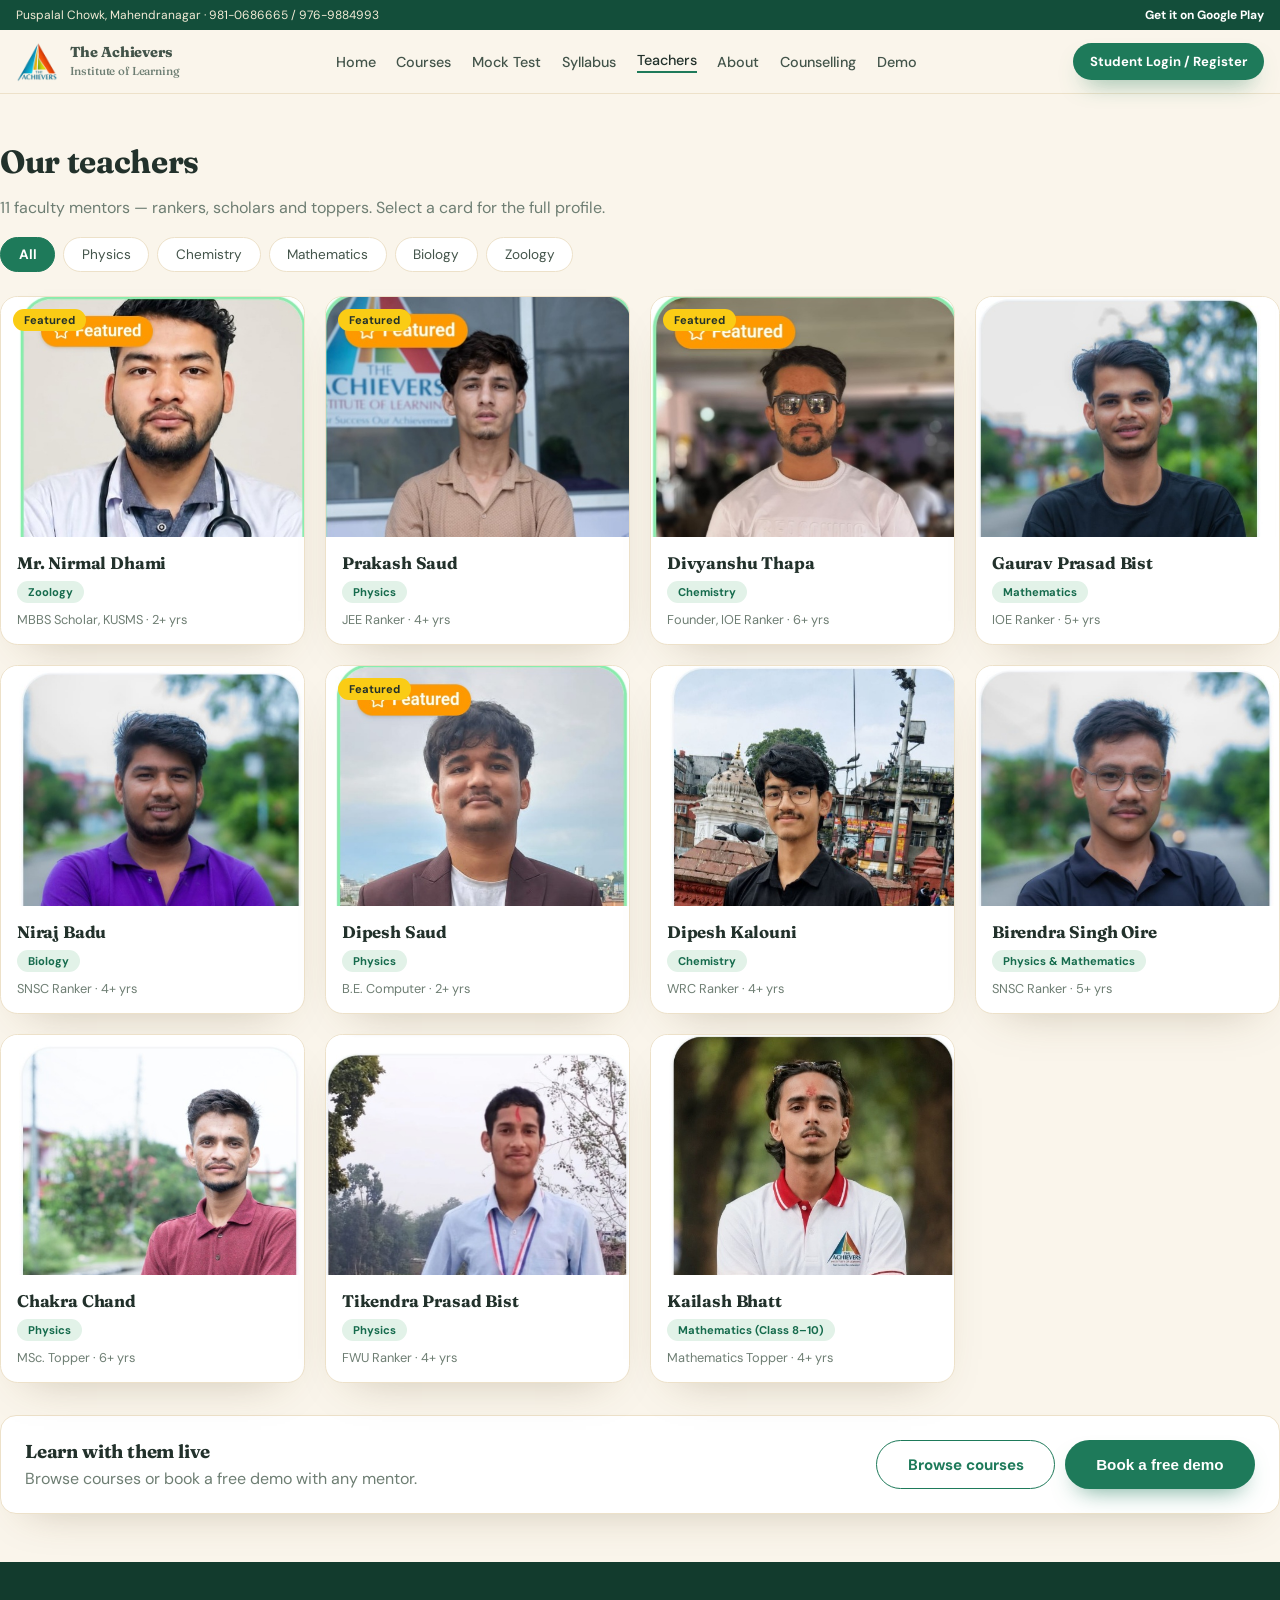
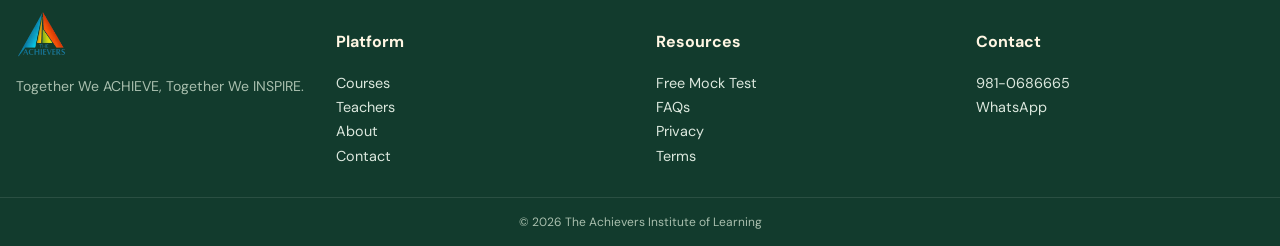
<file: teachers.html>
<!DOCTYPE html>
<html lang="en">
<head>
<meta charset="UTF-8"><meta name="viewport" content="width=device-width, initial-scale=1">
<title>Our Teachers — The Achievers Institute of Learning</title>
<meta name="description" content="Meet 11 faculty mentors: JEE, IOE, WRC and SNSC rankers plus MBBS scholars and MSc toppers.">
<link rel="canonical" href="https://theachievers.com.np/teachers">
<link rel="icon" href="images/logo-mark.webp">
<link rel="preconnect" href="https://fonts.googleapis.com"><link rel="preconnect" href="https://fonts.gstatic.com" crossorigin>
<link href="https://fonts.googleapis.com/css2?family=Fraunces:opsz,wght@9..144,600;9..144,700&family=DM+Sans:wght@400;500;700&display=swap" rel="stylesheet">
<link rel="stylesheet" href="css/style.css">
</head>
<body>
<div class="topbar"><div class="wrap" style="display:flex;justify-content:space-between;gap:1rem;padding-top:.45rem;padding-bottom:.45rem;flex-wrap:wrap">
<span>Puspalal Chowk, Mahendranagar · 981-0686665 / 976-9884993</span>
<a href="https://play.google.com/store/apps/details?id=com.theachievers.learning" target="_blank" rel="noopener" style="font-weight:700;color:#fff;text-decoration:none">Get it on Google Play</a>
</div></div>
<header class="nav"><nav class="wrap" style="display:flex;align-items:center;justify-content:space-between;gap:1rem;padding-top:.7rem;padding-bottom:.7rem">
<a href="index.html" style="display:flex;align-items:center;gap:.7rem;text-decoration:none"><img src="images/logo-mark.webp" alt="The Achievers logo" style="height:2.5rem"><span class="font-head" style="font-weight:800;font-size:.9rem;line-height:1.2">The Achievers<br><span class="muted" style="font-weight:500;font-size:.72rem">Institute of Learning</span></span></a>
<div class="navlinks" style="display:flex;align-items:center;gap:1.3rem">
<a class="nl" href="index.html">Home</a><a class="nl" href="courses.html">Courses</a><a class="nl" href="mock-test.html">Mock Test</a><a class="nl" href="syllabus.html">Syllabus</a><a class="nl on" href="teachers.html">Teachers</a><a class="nl" href="about.html">About</a><a class="nl" href="counselling.html">Counselling</a><a class="nl" href="demo.html">Demo</a>
</div>
<div style="display:flex;gap:.5rem;align-items:center"><a href="login.html" class="btn btn-red" style="padding:.55rem 1rem;font-size:.82rem">Student Login / Register</a><button id="menuBtn" class="btn btn-ghost" style="display:none;padding:.55rem .8rem" aria-label="Open menu">☰</button></div></nav>
<div id="mobileMenu" class="wrap" style="padding-bottom:1rem"><div class="glass" style="border-radius:.8rem;padding:.8rem;display:grid;gap:.2rem">
<a class="nl" href="index.html">Home</a><a class="nl" href="courses.html">Courses</a><a class="nl" href="mock-test.html">Mock Test</a><a class="nl" href="syllabus.html">Syllabus</a><a class="nl" href="teachers.html">Teachers</a><a class="nl" href="about.html">About</a><a class="nl" href="counselling.html">Counselling</a><a class="nl" href="demo.html">Demo</a><a class="nl" href="contact.html">Contact</a>
</div></div></header>

<main class="wrap sec-sm">
<h1 style="margin:0">Our teachers</h1>
<p class="muted">11 faculty mentors — rankers, scholars and toppers. Select a card for the full profile.</p>
<div id="mentorFilters" style="display:flex;flex-wrap:wrap;gap:.5rem;margin-top:1.2rem">
<button data-mf="All" class="chip active">All</button><button data-mf="Physics" class="chip">Physics</button><button data-mf="Chemistry" class="chip">Chemistry</button><button data-mf="Mathematics" class="chip">Mathematics</button><button data-mf="Biology" class="chip">Biology</button><button data-mf="Zoology" class="chip">Zoology</button>
</div>
<div id="mentorGridAll" class="grid g4" style="margin-top:1.5rem"></div>
<div class="glass" style="border-radius:1rem;padding:1.5rem;margin-top:2rem;display:flex;flex-wrap:wrap;gap:1rem;align-items:center;justify-content:space-between">
<div><h3 style="color:#fff;margin:0">Learn with them live</h3><p class="muted" style="margin:.3rem 0 0">Browse courses or book a free demo with any mentor.</p></div>
<div style="display:flex;gap:.6rem;flex-wrap:wrap"><a href="courses.html" class="btn btn-ghost">Browse courses</a><button data-open="bookModal" class="btn btn-red">Book a free demo</button></div>
</div>
</main>

<footer class="footer"><div class="wrap" style="display:grid;gap:2rem;padding-top:3rem;padding-bottom:2rem;grid-template-columns:repeat(auto-fit,minmax(12rem,1fr))">
<div><img src="images/logo-mark.webp" alt="The Achievers logo" style="height:3rem"><p class="muted" style="font-size:.88rem">Together We ACHIEVE, Together We INSPIRE.</p></div>
<div><h4 style="color:#fff">Platform</h4><div style="display:grid;gap:.4rem"><a href="courses.html">Courses</a><a href="teachers.html">Teachers</a><a href="about.html">About</a><a href="contact.html">Contact</a></div></div>
<div><h4 style="color:#fff">Resources</h4><div style="display:grid;gap:.4rem"><a href="mock-test.html">Free Mock Test</a><a href="faqs.html">FAQs</a><a href="privacy.html">Privacy</a><a href="terms.html">Terms</a></div></div>
<div><h4 style="color:#fff">Contact</h4><div style="display:grid;gap:.4rem" class="muted"><a href="tel:9810686665">981-0686665</a><a href="https://wa.me/9779810686665" target="_blank" rel="noopener">WhatsApp</a></div></div></div>
<div style="border-top:1px solid rgba(255,255,255,.1);text-align:center;font-size:.75rem;padding:1rem" class="muted">© <span class="js-year"></span> The Achievers Institute of Learning</div></footer>

<div id="mentorModal" class="modal" style="position:fixed;inset:0;z-index:50;align-items:center;justify-content:center;padding:1rem;background:rgba(0,0,0,.7)"><div class="glass" style="background:rgba(15,23,42,.96);border-radius:1rem;width:100%;max-width:32rem;position:relative;overflow:hidden;max-height:92vh;overflow-y:auto">
<button data-close style="position:absolute;top:.6rem;right:1rem;font-size:1.5rem;background:none;border:0;color:#fff;cursor:pointer;z-index:2">×</button><div id="mentorBody"></div></div></div>
<div id="bookModal" class="modal" style="position:fixed;inset:0;z-index:50;align-items:center;justify-content:center;padding:1rem;background:rgba(0,0,0,.7)"><div class="glass" style="background:rgba(15,23,42,.96);border-radius:1rem;width:100%;max-width:26rem;padding:1.5rem;position:relative">
<button data-close style="position:absolute;top:.6rem;right:1rem;font-size:1.5rem;background:none;border:0;color:#94a3b8;cursor:pointer">×</button>
<h3 style="color:#fff;margin:0">Book a free demo</h3><p id="bookFor" class="muted" style="font-size:.85rem">We will call you back to confirm.</p>
<form id="bookForm" style="display:grid;gap:.7rem;margin-top:1rem"><input required class="field" placeholder="Student name"><input required type="tel" class="field" placeholder="Phone number"><select id="bookType" class="field"><option>Free demo class</option><option>Career counselling</option></select><input required type="date" id="bookDate" class="field"><button class="btn btn-red">Confirm booking</button></form>
<p id="bookMsg" style="display:none"></p></div></div>
<script src="js/app.js"></script>
</body>
</html>
</file>
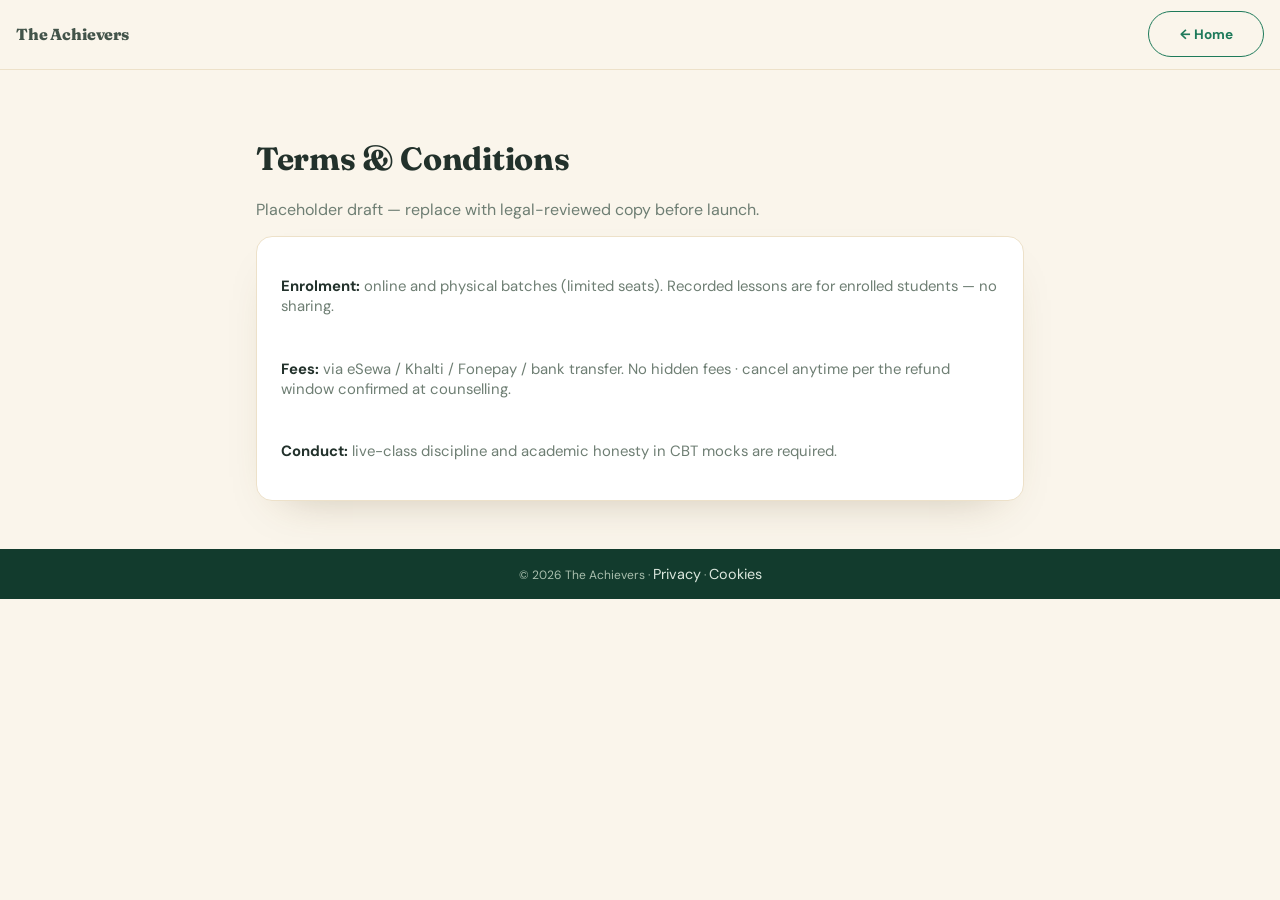
<file: terms.html>
<!DOCTYPE html>
<html lang="en">
<head><meta charset="UTF-8"><meta name="viewport" content="width=device-width, initial-scale=1">
<title>Terms & Conditions — The Achievers Institute of Learning</title><link rel="icon" href="images/logo-mark.webp">
<link href="https://fonts.googleapis.com/css2?family=Fraunces:opsz,wght@9..144,600;9..144,700&family=DM+Sans:wght@400;500;700&display=swap" rel="stylesheet">
<link rel="stylesheet" href="css/style.css"></head>
<body>
<header class="nav"><nav class="wrap" style="display:flex;justify-content:space-between;align-items:center;padding-top:.7rem;padding-bottom:.7rem">
<a href="index.html" style="text-decoration:none;font-weight:800" class="font-head">The Achievers</a><a href="index.html" class="btn btn-ghost" style="font-size:.85rem">← Home</a></nav></header>
<main class="wrap sec-sm" style="max-width:48rem">
<h1>Terms &amp; Conditions</h1>
<p class="muted">Placeholder draft — replace with legal-reviewed copy before launch.</p>
<div class="glass" style="border-radius:1rem;padding:1.5rem;display:grid;gap:.8rem;font-size:.93rem">
<p><strong style="color:var(--ink)">Enrolment:</strong> <span class="muted">online and physical batches (limited seats). Recorded lessons are for enrolled students — no sharing.</span></p>
<p><strong style="color:var(--ink)">Fees:</strong> <span class="muted">via eSewa / Khalti / Fonepay / bank transfer. No hidden fees · cancel anytime per the refund window confirmed at counselling.</span></p>
<p><strong style="color:var(--ink)">Conduct:</strong> <span class="muted">live-class discipline and academic honesty in CBT mocks are required.</span></p>
</div></main>
<footer class="footer"><div style="text-align:center;font-size:.75rem;padding:1rem" class="muted">© <span class="js-year"></span> The Achievers · <a href="privacy.html">Privacy</a> · <a href="cookies.html">Cookies</a></div></footer>
<script src="js/app.js"></script>
</body>
</html>
</file>
<file: css/style.css>
:root{
  --bg:#FAF5EB; --bg2:#FFFDF7; --card:#FFFFFF;
  --border:#EDE1C9; --red:#1E7A5A; --red-d:#14573F;
  --accent:#F2A21B; --accent-d:#D98706;
  --ink:#22312B; --text:#43544A; --muted:#6E7E73;
}
*{box-sizing:border-box}
html{scroll-behavior:smooth}
body{margin:0;font-family:'DM Sans',system-ui,sans-serif;background:var(--bg);color:var(--text);-webkit-font-smoothing:antialiased}
h1,h2,h3,.font-head{font-family:'Fraunces',Georgia,'Times New Roman',serif;letter-spacing:-.01em}
h1,h2,h3{color:var(--ink)!important}
a{color:inherit}
.wrap{max-width:80rem;margin:0 auto;padding-left:1rem;padding-right:1rem}
.glass{background:var(--card);border:1px solid var(--border);border-radius:1.1rem;box-shadow:0 20px 45px -28px rgba(90,70,30,.35)}
.hero-bg{background:radial-gradient(50% 45% at 85% 15%,rgba(242,162,27,.16),transparent 70%),radial-gradient(45% 45% at 8% 85%,rgba(30,122,90,.12),transparent 70%),#FAF5EB}
.eyebrow{letter-spacing:.2em;font-size:.72rem;font-weight:800;color:var(--red);text-transform:uppercase}
.btn{display:inline-flex;align-items:center;justify-content:center;gap:.5rem;font-weight:700;border-radius:999px;padding:.85rem 1.9rem;border:1px solid transparent;cursor:pointer;text-decoration:none;transition:transform .25s,box-shadow .25s,background .25s;font-size:.95rem}
.btn-red{background:var(--red);color:#fff!important;box-shadow:0 12px 25px -12px rgba(30,122,90,.7)}
.btn-red:hover{background:var(--red-d);transform:translateY(-2px)}
.btn-accent{background:var(--accent);color:#fff!important;box-shadow:0 12px 25px -12px rgba(242,162,27,.8)}
.btn-accent:hover{background:var(--accent-d);transform:translateY(-2px)}
.btn-ghost{background:transparent;border-color:var(--red);color:var(--red)!important}
.btn-ghost:hover{background:var(--red);color:#fff!important;transform:translateY(-2px)}
.card-hover{transition:transform .3s,box-shadow .3s}
.card-hover:hover{transform:translateY(-6px);box-shadow:0 28px 55px -25px rgba(90,70,30,.45)}
.chip{border:1px solid var(--border);background:#fff;border-radius:999px;padding:.5rem 1.1rem;font-size:.85rem;cursor:pointer;color:var(--text);font-family:inherit}
.chip.active{background:var(--red);border-color:var(--red);color:#fff;font-weight:700}
.pill{border:1px solid var(--border);border-radius:999px;padding:.25rem .8rem;font-size:.75rem;cursor:pointer;color:var(--text);background:#fff;font-family:inherit}
.pill.active{background:var(--red);color:#fff;font-weight:700;border-color:var(--red)}
.badge{font-size:.7rem;font-weight:700;border-radius:999px;padding:.25rem .7rem;display:inline-block}
.badge-red{background:#E2F2E8;color:#166B4D}
.badge-gold{background:#FACC15;color:#22312B}
.link-more{letter-spacing:.14em;font-size:.72rem;font-weight:800;color:var(--red);text-decoration:none}
.topbar{background:#134E3A;color:#F3EBD6;font-size:.75rem}
.topbar a{color:#F3EBD6;text-decoration:none}
.nav{position:sticky;top:0;z-index:40;background:rgba(250,245,235,.92);backdrop-filter:blur(14px);border-bottom:1px solid var(--border)}
.nav a.nl{font-size:.9rem;font-weight:500;color:var(--text);text-decoration:none}
.nav a.nl:hover,.nav a.nl.on{color:var(--ink)}
.nav a.nl.on{border-bottom:2px solid var(--red);padding-bottom:2px}
.grid{display:grid;gap:1.25rem}
.sec{padding:5rem 0}
.sec-sm{padding:3rem 0}
.muted{color:var(--muted)}
.field{width:100%;border-radius:.7rem;background:#fff;border:1px solid #D9CBA9;padding:.7rem 1rem;color:var(--ink);font-size:.95rem;font-family:inherit}
.field::placeholder{color:#A89B80}
.field:focus{border-color:var(--red);outline:none;box-shadow:0 0 0 3px rgba(30,122,90,.15)}
label.lbl{font-size:.8rem;color:var(--muted);display:block;margin-bottom:.35rem}
table.tbl{width:100%;border-collapse:collapse;font-size:.9rem}
.tbl th,.tbl td{text-align:left;padding:.7rem .8rem;border-bottom:1px solid var(--border)}
.tbl th{color:var(--muted);font-weight:600;font-size:.78rem;text-transform:uppercase;letter-spacing:.04em}
details.faq{border:1px solid var(--border);border-radius:.9rem;background:#fff;overflow:hidden;box-shadow:0 12px 30px -25px rgba(90,70,30,.4)}
details.faq summary{cursor:pointer;padding:1.1rem 1.25rem;font-weight:700;list-style:none;display:flex;justify-content:space-between;gap:1rem;color:var(--ink)}
details.faq summary::-webkit-details-marker{display:none}
details.faq summary::after{content:'+';color:var(--red);font-size:1.3rem;line-height:1}
details.faq[open] summary::after{content:'\2013'}
details.faq .body{padding:0 1.25rem 1.25rem;color:var(--text);font-size:.95rem}
.modal{display:none}
.modal.open{display:flex}
.modal .glass{background:#FFFDF7!important}
.modal [data-close]{color:var(--ink)!important}
.step-num{width:2.6rem;height:2.6rem;border-radius:999px;display:grid;place-items:center;font-weight:800;background:var(--red);color:#fff;flex:none}
.opt{text-align:left;width:100%;border-radius:.7rem;padding:.8rem 1rem;background:#fff;border:1px solid var(--border);cursor:pointer;color:var(--ink);font-family:inherit;font-size:.95rem}
.opt:hover{background:#F4EDDC}
.opt.correct{background:#DCFCE7!important;border-color:#22c55e}
.opt.wrong{background:#FEE2E2!important;border-color:#ef4444}
.opt:disabled{cursor:default;opacity:.95}
.tcard img{height:15rem;width:100%;object-fit:cover;object-position:top;display:block}
.icon-badge{width:3.4rem;height:3.4rem;border-radius:50%;background:var(--accent);color:#fff;display:grid;place-items:center;font-size:1.4rem;box-shadow:0 10px 20px -10px rgba(0,0,0,.4);border:3px solid #fff}
.tabs{display:flex;gap:.5rem;margin-bottom:1.25rem}
.tabs button{flex:1;padding:.6rem;border-radius:999px;font-weight:700;cursor:pointer;border:1px solid var(--border);background:#fff;color:var(--ink);font-family:inherit}
.tabs button.on{background:var(--red);border-color:var(--red);color:#fff}
.footer{background:#123B2D;color:#DCE8DE}
.footer h4{color:#FFF6E3!important}
.footer a{color:#DCE8DE;text-decoration:none;font-size:.9rem}
.footer a:hover{color:#fff}
.footer .muted{color:#A9BFAE!important}
.pay{display:inline-flex;align-items:center;gap:.4rem;border:1px solid rgba(255,255,255,.25);border-radius:.6rem;padding:.35rem .7rem;font-size:.8rem;font-weight:700;color:#fff}
main .pay{border-color:var(--border);color:var(--ink)}
.float-wa{position:fixed;right:1rem;bottom:1rem;z-index:50;background:#22c55e;color:#fff;font-weight:800;border-radius:999px;padding:.8rem 1.2rem;text-decoration:none;box-shadow:0 15px 40px -10px rgba(0,0,0,.4)}
:focus-visible{outline:2px solid var(--red);outline-offset:2px}
.video{aspect-ratio:16/9;width:100%;border:0;border-radius:1rem}
.hl{box-shadow:0 0 0 2px var(--red)}
.dim{opacity:.4}
.dots{background-image:radial-gradient(var(--accent) 2.4px,transparent 2.5px);background-size:15px 15px}
.blob{background:#69A85F;border-radius:58% 42% 55% 45%/50% 55% 45% 50%}
.arch{border-radius:999px 999px 1.2rem 1.2rem}
.band{background:#FBEFD0}
.panel-dark{background:#134E3A;border-radius:1.5rem}
.panel-dark h2{color:#FFF6E3!important}
.panel-dark .muted{color:#BFD3C4!important}
.class-card{overflow:hidden;text-align:center;padding-bottom:1.6rem}
.class-card img{height:13rem;width:100%;object-fit:cover;object-position:top;display:block}
.class-card .icon-wrap{display:flex;justify-content:center;margin-top:-1.7rem;position:relative}
#mobileMenu{display:none}
#mobileMenu.open{display:block}
#mobileMenu .glass{background:#FFFDF7!important}
@media(min-width:640px){.g2{grid-template-columns:repeat(2,1fr)}.g3{grid-template-columns:repeat(3,1fr)}.g4{grid-template-columns:repeat(4,1fr)}}
@media(max-width:900px){.navlinks{display:none!important}#menuBtn{display:inline-flex!important}}
@media(max-width:860px){
#heroGrid,#aboutGrid{grid-template-columns:1fr!important}
#bandGrid{grid-template-columns:repeat(2,1fr)!important}
#heroArt{min-height:21rem}
ul[style*="columns:2"]{columns:1!important}
}

/* ---------- Social flip tiles (vanilla SocialFlipButton) ---------- */
.flip-row{position:relative;display:flex;gap:.55rem;justify-content:center;align-items:center;padding:1rem .9rem;border-radius:1rem;background:#fff;border:1px solid var(--border);overflow:hidden;box-shadow:0 14px 30px -22px rgba(90,70,30,.5)}
.flip-row::before,.flip-row::after{content:"";position:absolute;left:0;height:2px;width:40%;pointer-events:none}
.flip-row::before{top:0;background:linear-gradient(90deg,transparent,rgba(30,122,90,.7),transparent);animation:flipline 2.6s linear infinite}
.flip-row::after{bottom:0;background:linear-gradient(90deg,transparent,rgba(30,122,90,.7),transparent);animation:flipline 2.6s linear infinite reverse}
@keyframes flipline{from{transform:translateX(-100%)}to{transform:translateX(250%)}}
.flip-tile{position:relative;display:block;width:2.6rem;height:2.6rem;flex:none;perspective:900px;text-decoration:none}
.flip-inner{position:absolute;inset:0;transform-style:preserve-3d;transition:transform .65s cubic-bezier(.3,1.35,.4,1);transition-delay:var(--d,0ms)}
.flip-row.flipped .flip-inner{transform:rotateY(180deg)}
.flip-face{position:absolute;inset:0;display:grid;place-items:center;border-radius:.65rem;backface-visibility:hidden;-webkit-backface-visibility:hidden}
.flip-front{background:#F3ECDA;color:var(--ink);font-weight:800;font-size:1rem;box-shadow:inset 0 0 0 1px var(--border)}
.flip-back{background:var(--ink);color:#fff;transform:rotateY(180deg)}
.flip-back svg{width:1.15rem;height:1.15rem}
.flip-tip{position:absolute;left:50%;bottom:calc(100% + 9px);transform:translate(-50%,5px) scale(.85);background:var(--ink);color:#fff;font-size:.7rem;font-weight:700;padding:.28rem .6rem;border-radius:.5rem;white-space:nowrap;opacity:0;pointer-events:none;transition:opacity .18s,transform .18s;z-index:5}
.flip-tip::after{content:"";position:absolute;top:100%;left:50%;width:.5rem;height:.5rem;background:var(--ink);transform:translate(-50%,-50%) rotate(45deg)}
.flip-tile:hover .flip-tip,.flip-tile:focus-visible .flip-tip{opacity:1;transform:translate(-50%,0) scale(1)}
@media (prefers-reduced-motion:reduce){.flip-row::before,.flip-row::after{animation:none}.flip-inner{transition:none}}
@media (prefers-reduced-motion:reduce){*{transition:none!important;scroll-behavior:auto!important}}
</file>
